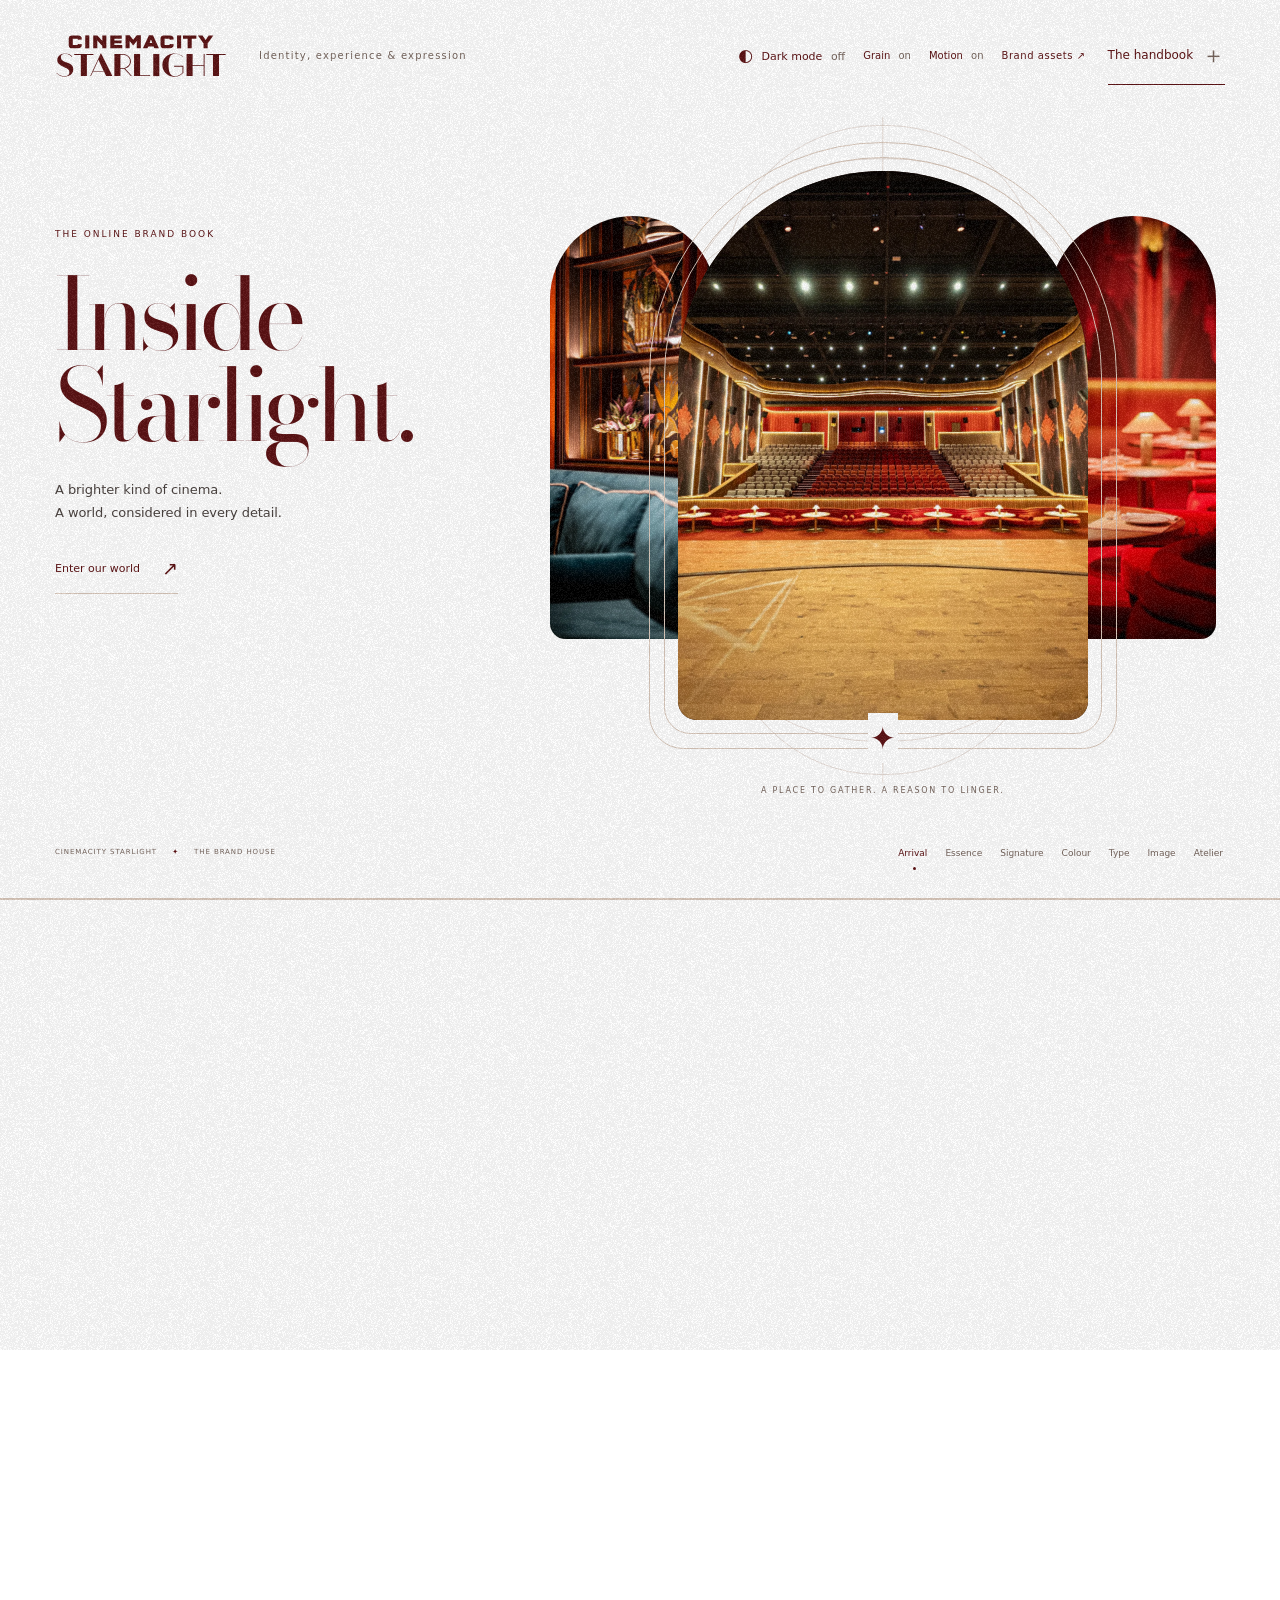
<file: index.html>
<!doctype html>
<html lang="en"><head><meta charset="utf-8"><meta name="viewport" content="width=device-width,initial-scale=1"><meta name="theme-color" content="#ffffff"><link rel="icon" href="assets/emblem.svg" type="image/svg+xml"><title>Cinemacity Starlight · The Brand House</title><meta name="description" content="The living brandbook of Cinemacity Starlight. Identity, experience and expression."><script src="theme.js"></script><link rel="preload" href="assets/BodoniModa96pt-Regular.ttf" as="font" type="font/ttf" crossorigin><link rel="stylesheet" href="scrollcraft.css"><link rel="stylesheet" href="style.css"><link rel="stylesheet" href="visuals.css"><link rel="stylesheet" href="grain.css"><link rel="stylesheet" href="atelier.css"><link rel="stylesheet" href="brand-assets.css"></head>
<body>
<a class="skip" href="handbook.html">Read the online handbook</a>
<div class="brand-pattern" aria-hidden="true"></div><div class="grain" aria-hidden="true"></div>
<header><a href="#arrival" class="brand" aria-label="Cinemacity Starlight home"><img data-theme-logo data-light-src="assets/wordmark.svg" data-dark-src="assets/wordmark-gold.svg" src="assets/wordmark.svg" alt="Cinemacity Starlight" width="172" height="48"></a><p class="edition">Identity, experience & expression</p><div class="header-tools"><button id="theme-toggle" data-theme-toggle aria-pressed="false"><span class="theme-orbit" aria-hidden="true">◐</span> Dark mode <span data-theme-state>off</span></button><button id="grain-toggle" aria-pressed="true">Grain <span>on</span></button><button id="motion-toggle" aria-pressed="true">Motion <span>on</span></button><a class="asset-entry" href="assets.html">Brand assets ↗</a><button class="index-button" id="open-index">The handbook <span aria-hidden="true">＋</span></button></div></header>
<main id="journey" data-sc-mode="worldflight" data-sc-seam="0.25">
<div data-sc-world aria-hidden="true"><div data-sc-segment data-sc-w="1.8" data-sc-waypoint="Arrival"></div><div data-sc-segment data-sc-w="1.6" data-sc-waypoint="Essence"></div><div data-sc-segment data-sc-w="1.6" data-sc-waypoint="Signature"></div><div data-sc-segment data-sc-w="2.8" data-sc-waypoint="Colour"></div><div data-sc-segment data-sc-w="1.8" data-sc-waypoint="Type"></div><div data-sc-segment data-sc-w="1.8" data-sc-waypoint="Image"></div><div data-sc-segment data-sc-w="1.6" data-sc-waypoint="Atelier"></div></div>
<div class="world" id="world">
<svg class="orbital" id="orbital" viewBox="0 0 800 800" aria-hidden="true"><g fill="none" stroke="currentColor" stroke-width=".7"><rect x="150" y="50" width="500" height="700" rx="240"/><rect x="90" y="100" width="620" height="600" rx="290"/><rect x="210" y="10" width="380" height="780" rx="185"/><path d="M400 0v80M400 720v80M0 400h80M720 400h80"/></g><path d="M400 80q0 45 45 45-45 0-45 45 0-45-45-45 45 0 45-45" fill="currentColor"/></svg>
<div class="photo-panel left-panel" id="left-panel"><img src="assets/L-15.webp" width="1133" height="1700" alt="Warm wood detailing and teal upholstery in the Starlight lobby"></div>
<div class="photo-panel right-panel" id="right-panel"><img src="assets/C5-07.webp" width="1275" height="1700" alt="A table lamp and red upholstered seats in the theatre"></div>
<div class="proscenium" id="proscenium"><div class="frame-line outer"></div><div class="frame-line inner"></div><div class="theatre-window"><img id="theatre" src="assets/C5-01.webp" width="2200" height="1469" alt="The symmetrical auditorium at Cinemacity Starlight"></div><span class="frame-star" aria-hidden="true">✦</span><span class="image-caption">A PLACE TO GATHER. A REASON TO LINGER.</span></div>
<div class="essence-stage" id="essence-stage"><figure class="essence-wide"><img src="assets/L-20.webp" alt="Original Starlight ceiling and warm column lighting" width="1800" height="1202"><figcaption>Culture lives in the details.</figcaption></figure><figure class="essence-portrait"><img src="assets/L-07.webp" alt="Symmetrical shelves and curtains in the Starlight lobby" width="1200" height="1800"></figure><div class="values-strip"><span>Cultural literacy</span><span>Craftsmanship</span><span>Hospitality</span><span>Belonging</span></div></div>
<div class="identity-plate" id="identity-plate"><div class="clearspace"><span>0.5 H</span><img data-theme-logo data-light-src="assets/wordmark.svg" data-dark-src="assets/wordmark-gold.svg" src="assets/wordmark.svg" alt="Original Starlight wordmark" width="600" height="148"></div><div class="identity-rhythm" aria-hidden="true"></div><div class="signature-modes" aria-label="Original logo variant"><button data-logo-mode="burgundy" aria-pressed="true">Burgundy</button><button data-logo-mode="metallic" aria-pressed="false">Metallic</button></div><div class="emblem-row"><img src="assets/emblem.svg" alt="Burgundy emblem" width="60" height="100"><img src="assets/emblem-gold.svg" alt="Metallic emblem" width="60" height="100"></div></div>
<div class="colour-stage" id="colour-stage"><div class="swatch-set"><button data-colour="#5C1214" style="--swatch:#5C1214"><i><img src="assets/C5-03.webp" alt="" aria-hidden="true"></i><b>Burgundy</b><span>#5C1214</span></button><button data-colour="#FFE49F" style="--swatch:#FFE49F"><i><img src="assets/L-07.webp" alt="" aria-hidden="true"></i><b>Gold</b><span>#FFE49F</span></button><button data-colour="#221E1F" style="--swatch:#221E1F"><i><img src="assets/L-26.webp" alt="" aria-hidden="true"></i><b>Onyx</b><span>#221E1F</span></button><button data-colour="#35381E" style="--swatch:#35381E"><i><img src="assets/L-20.webp" alt="" aria-hidden="true"></i><b>Olive</b><span>#35381E</span></button></div><div class="colour-specimen"><span>One palette. Many possibilities.</span><strong id="colour-word">Starlight.</strong><small>SELECT A COLOUR TO COPY ITS HEX VALUE</small></div></div>
<div class="type-ribbon" id="type-ribbon" aria-hidden="true"><span>Aa</span><img src="assets/L-15.webp" alt="" width="1133" height="1700"></div><div class="type-stage" id="type-stage"><span class="tiny">BODONI MODA · REGULAR</span><label class="sr-only" for="type-input">Try the display typeface</label><textarea id="type-input" maxlength="65" spellcheck="false" rows="2">An evening,
well spent.</textarea><div class="type-tools"><label for="type-size">Size <output id="size-output">76</output></label><input id="type-size" type="range" min="38" max="100" value="76"><button id="reset-type">Reset</button></div><p>Type something. Let the words carry the feeling.</p></div>
<div class="gallery-stage" id="gallery-stage"><figure class="gallery-main"><img src="assets/L-01.webp" alt="Starlight lobby with original interior details" width="2200" height="1469"><figcaption>Space, light and the human point of view.</figcaption></figure><figure class="gallery-detail"><img src="assets/L-15.webp" alt="Detail of original Starlight décor" width="1133" height="1700"></figure><div class="gallery-selection" role="group" aria-label="Choose a Starlight photograph"><button data-photo="L-01" aria-pressed="true" aria-label="Lobby architecture"><img src="assets/L-01.webp" alt=""></button><button data-photo="C5-01" aria-pressed="false" aria-label="Auditorium symmetry"><img src="assets/C5-01.webp" alt=""></button><button data-photo="L-07" aria-pressed="false" aria-label="Shelves and curtains"><img src="assets/L-07.webp" alt=""></button><button data-photo="L-12" aria-pressed="false" aria-label="Curved stair details"><img src="assets/L-12.webp" alt=""></button><button data-photo="L-26" aria-pressed="false" aria-label="Art Deco details"><img src="assets/L-26.webp" alt=""></button><button data-photo="C5-03" aria-pressed="false" aria-label="Auditorium side view"><img src="assets/C5-03.webp" alt=""></button></div><div class="crop-controls" aria-label="Photo crop"><button data-crop="wide" aria-pressed="true">Landscape</button><button data-crop="portrait" aria-pressed="false">Portrait</button></div></div>
<div class="atelier-stage generated-atelier" id="atelier-stage">
<figure class="atelier-seal" aria-hidden="true"><span></span><img src="assets/emblem-gold.svg" alt=""></figure>
<figure class="popcorn-piece"><img class="generated-product" src="assets/atelier-popcorn-v1.webp" alt="Generated concept of burgundy cinema popcorn packaging with gold detailing" width="1024" height="1536"><img class="product-wordmark" src="assets/wordmark-gold.svg" alt="Cinemacity Starlight original metallic wordmark" width="253" height="65"></figure>
<figure class="stationery-piece"><img class="generated-product" src="assets/atelier-invitation-v1.webp" alt="Generated concept of a burgundy invitation envelope and ticket with gold foil detailing" width="1536" height="1024"><div class="ticket-identity"><img src="assets/wordmark-gold.svg" alt="Cinemacity Starlight"><p>An evening, well spent.</p></div></figure>
<div class="atelier-captions"><span>PACKAGING / CONCEPT</span><i aria-hidden="true">✦</i><span>INVITATION / CONCEPT</span></div>
</div>
</div>
<div class="narratives">
<section class="story active" data-story="0"><span class="tiny">THE ONLINE BRAND BOOK</span><h1>Inside <br> Starlight.</h1><p>A brighter kind of cinema. <br> A world, considered in every detail.</p><button class="text-link" data-go="1">Enter our world <span>↗</span></button></section>
<section class="story" data-story="1" inert><span class="tiny">CULTURE. CONNECTION. HOSPITALITY.</span><h2>More than <br> a moment.</h2><p>An entertainment and cultural house where film, music, performance, dining and hospitality come together.</p><p class="secondary">Cultural literacy. Craftsmanship. <br> Hospitality. Belonging.</p><button class="text-link" data-guide="2">The essence & the voice <span>＋</span></button></section>
<section class="story" data-story="2" inert><h2>A signature, <br> unmistakably <br> ours.</h2><p>The wordmark leads. The emblem adds a quieter, recognisable detail. Always use the original artwork.</p><div class="inline-actions"><button class="text-link" data-guide="5">Logo guidelines <span>＋</span></button><a class="text-link" href="assets/wordmark.svg" download>Get the SVG <span>↗</span></a></div></section>
<section class="story" data-story="3" inert><h2>Depth. <br> Warmth. <br> Light.</h2><p>Burgundy anchors the identity. Gold brings light. Onyx and Olive add depth, used with restraint.</p><button class="text-link" data-guide="9">Colour & graphic language <span>＋</span></button></section>
<section class="story" data-story="4" inert><h2>The voice, <br> on the page.</h2><p>Fine serifs give the headlines expression. A quiet sans serif keeps information clear.</p><p class="secondary">One dominant headline. <br> A calm reading rhythm.</p><button class="text-link" data-guide="10">Typography & hierarchy <span>＋</span></button></section>
<section class="story" data-story="5" inert><h2>The atmosphere <br> is real.</h2><p>Preserve geometry. Let composition and light guide attention. Show texture, craft and quiet gestures of care.</p><button class="text-link" data-guide="13">Image & composition <span>＋</span></button></section>
<section class="story" data-story="6" inert><span class="tiny">THE BRAND, IN USE</span><h2>Every detail, <br> considered.</h2><p>A consistent signature, from the first invitation to the last impression.</p><div class="inline-actions"><button class="text-link" data-guide="15">Open the applications <span>＋</span></button><a class="text-link" href="assets.html">Brand assets <span>↗</span></a></div><small class="concept-note">Applications are design concepts.</small></section>
</div>
<div data-sc-spacer aria-hidden="true"></div>
</main>
<footer class="journey-footer"><span class="footer-label">CINEMACITY STARLIGHT <i>✦</i> THE BRAND HOUSE</span><nav class="route" aria-label="Journey locations"><button data-go="0" aria-current="true">Arrival</button><button data-go="1">Essence</button><button data-go="2">Signature</button><button data-go="3">Colour</button><button data-go="4">Type</button><button data-go="5">Image</button><button data-go="6">Atelier</button></nav><span id="location">Arrival</span></footer>
<div class="timeline" aria-hidden="true"><i id="timeline-fill"></i></div><div id="toast" role="status" aria-live="polite"></div>
<dialog id="handbook"><div class="grain" aria-hidden="true"></div><div class="book-heading"><span>THE STARLIGHT HANDBOOK</span><button class="book-theme" data-theme-toggle aria-pressed="false">Dark mode <span data-theme-state>off</span></button><button id="close-book" aria-label="Close handbook">Close ✕</button></div><div class="book-layout"><nav id="book-index" aria-label="Handbook contents"></nav><article id="book-article"></article></div></dialog>
<noscript><div class="no-script">Read <a href="handbook.html">the online brand handbook</a> or <a href="assets.html">get the essential SVG assets</a>.</div></noscript>
<script src="scrollcraft.js"></script><script src="guide.js"></script><script src="app.js"></script></body></html>
</file>
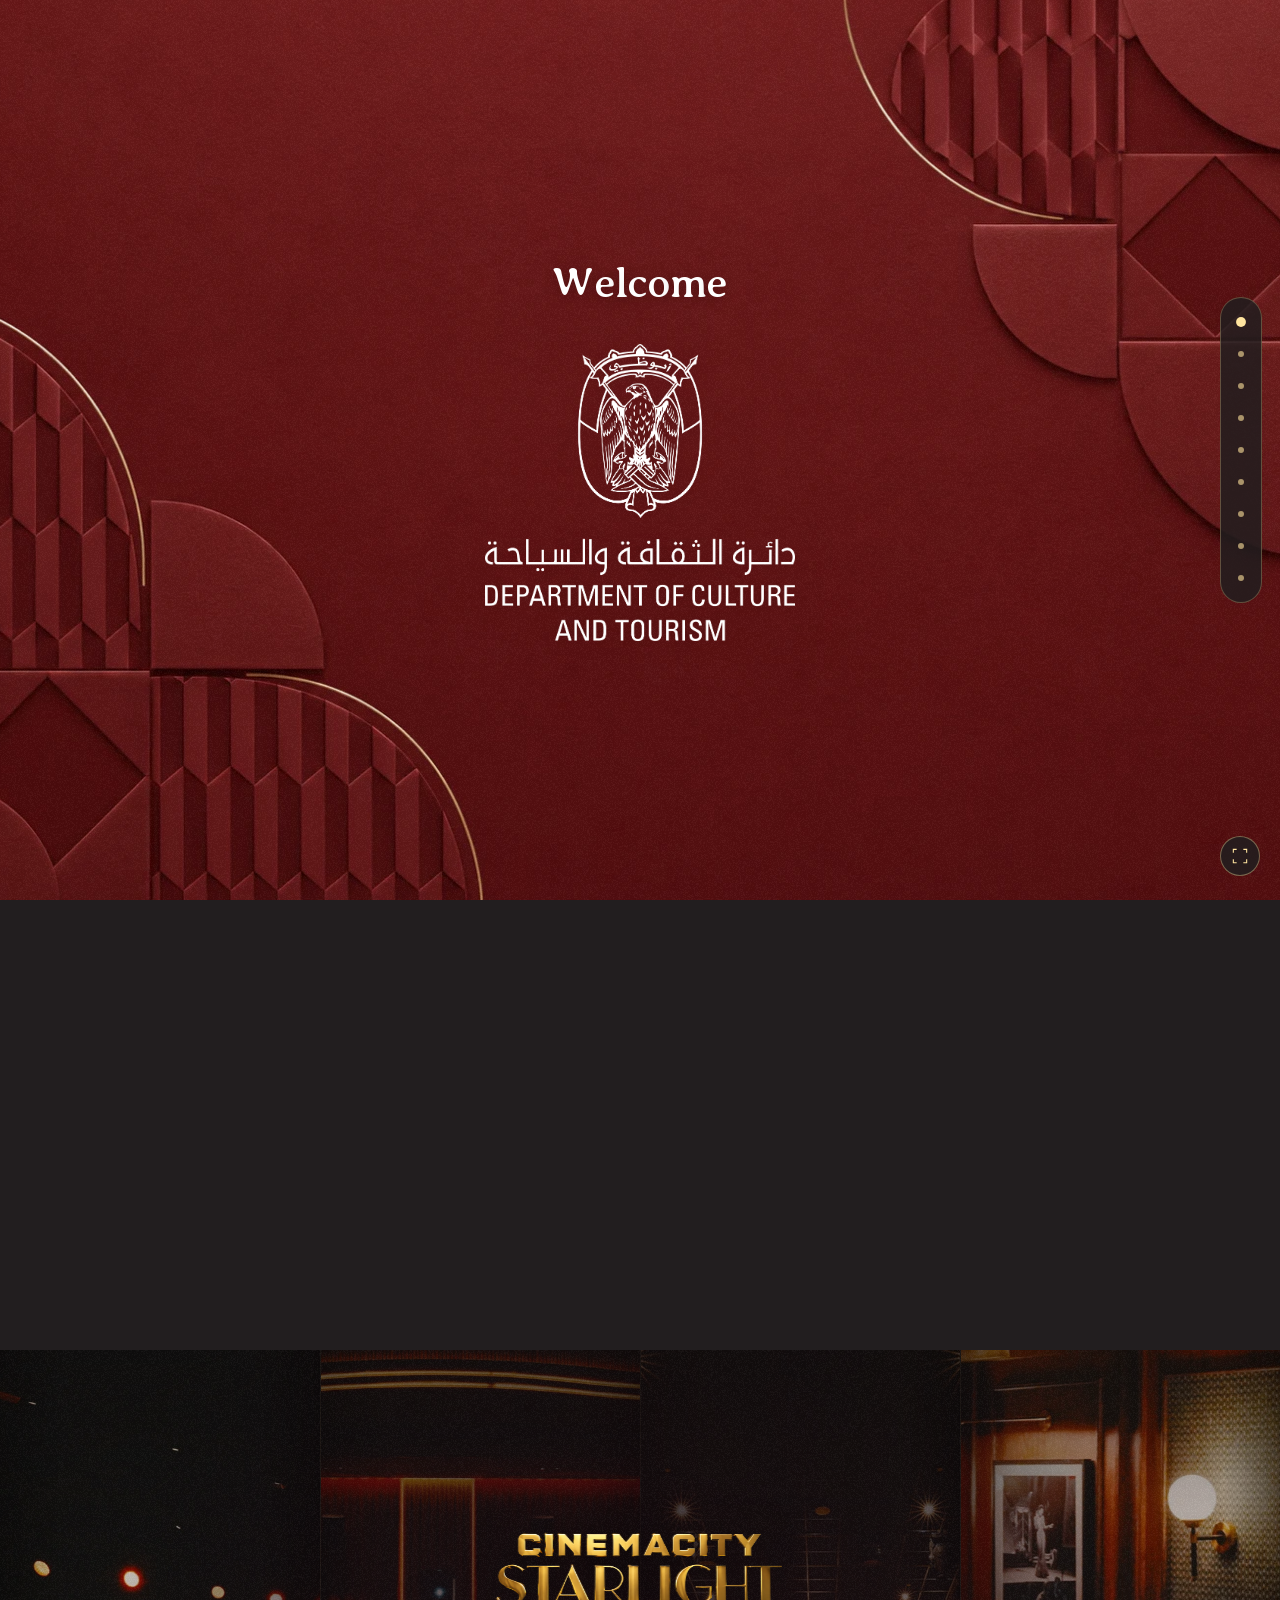
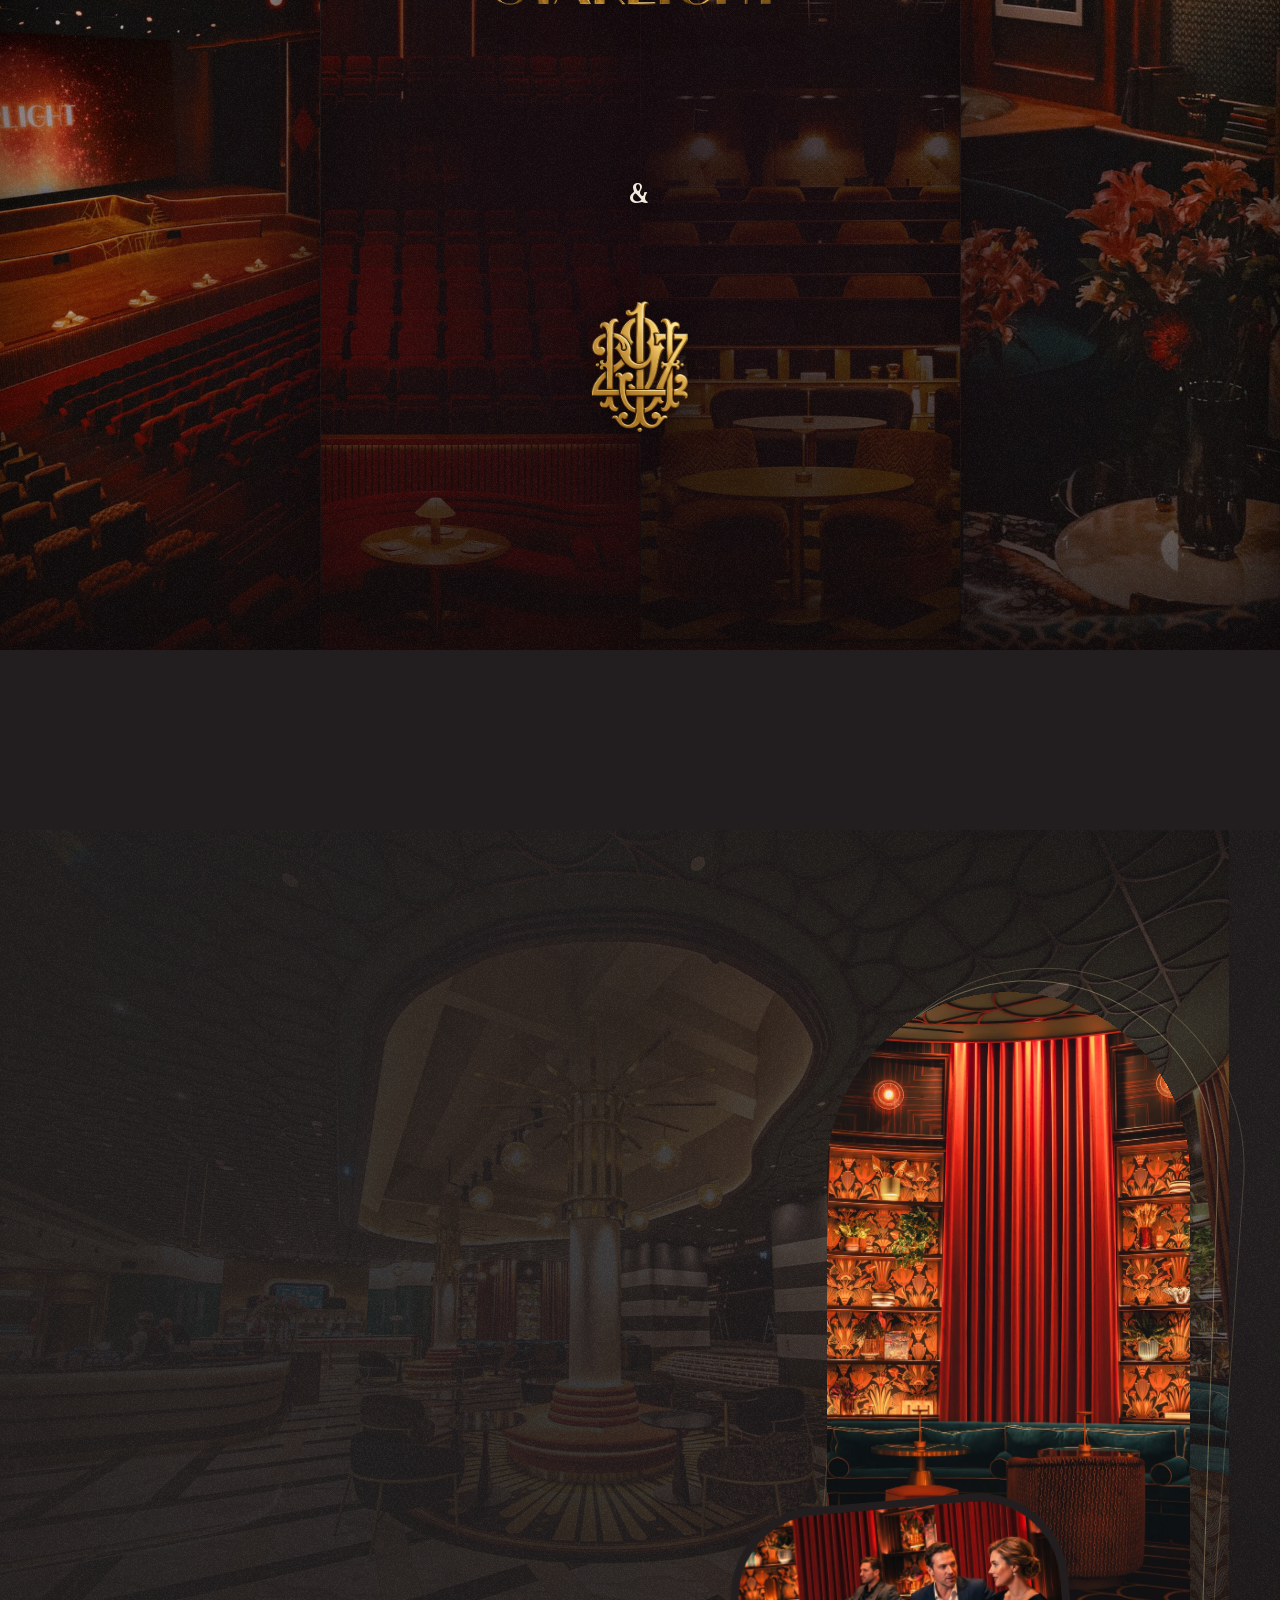
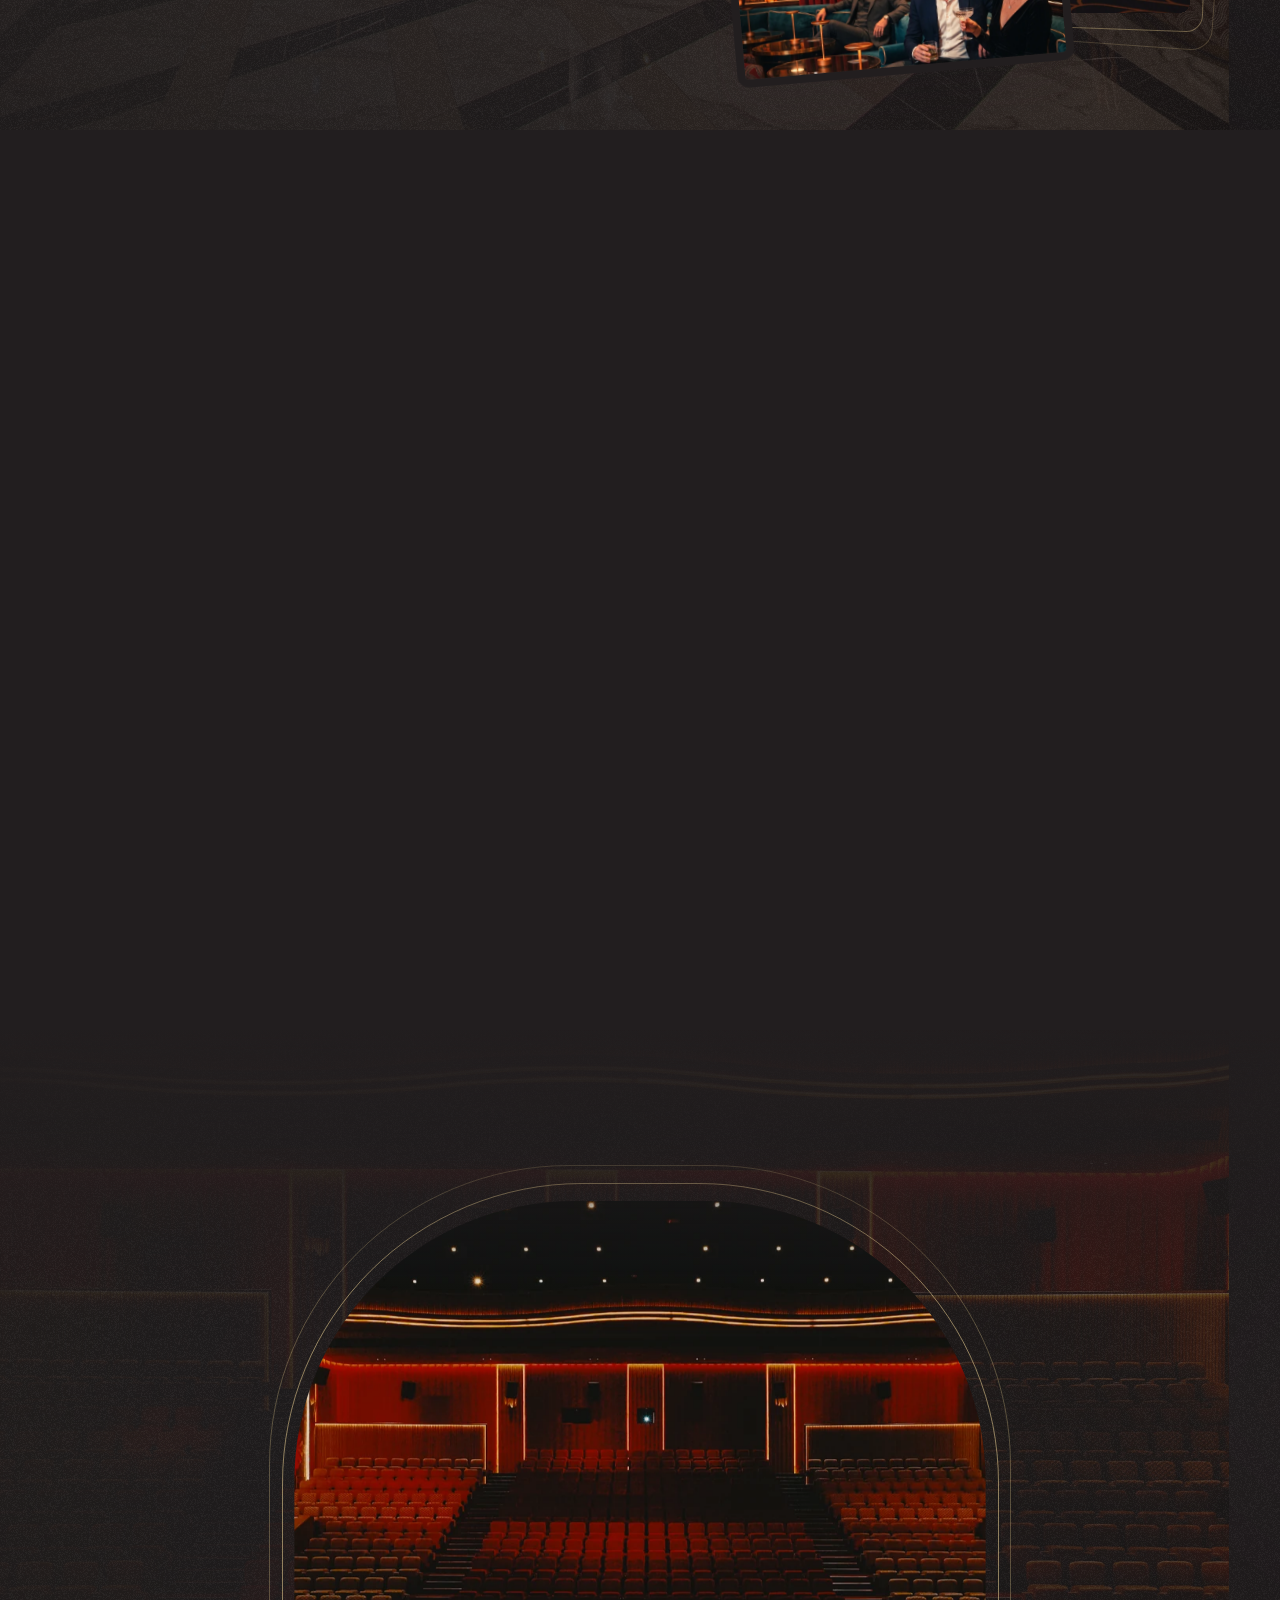
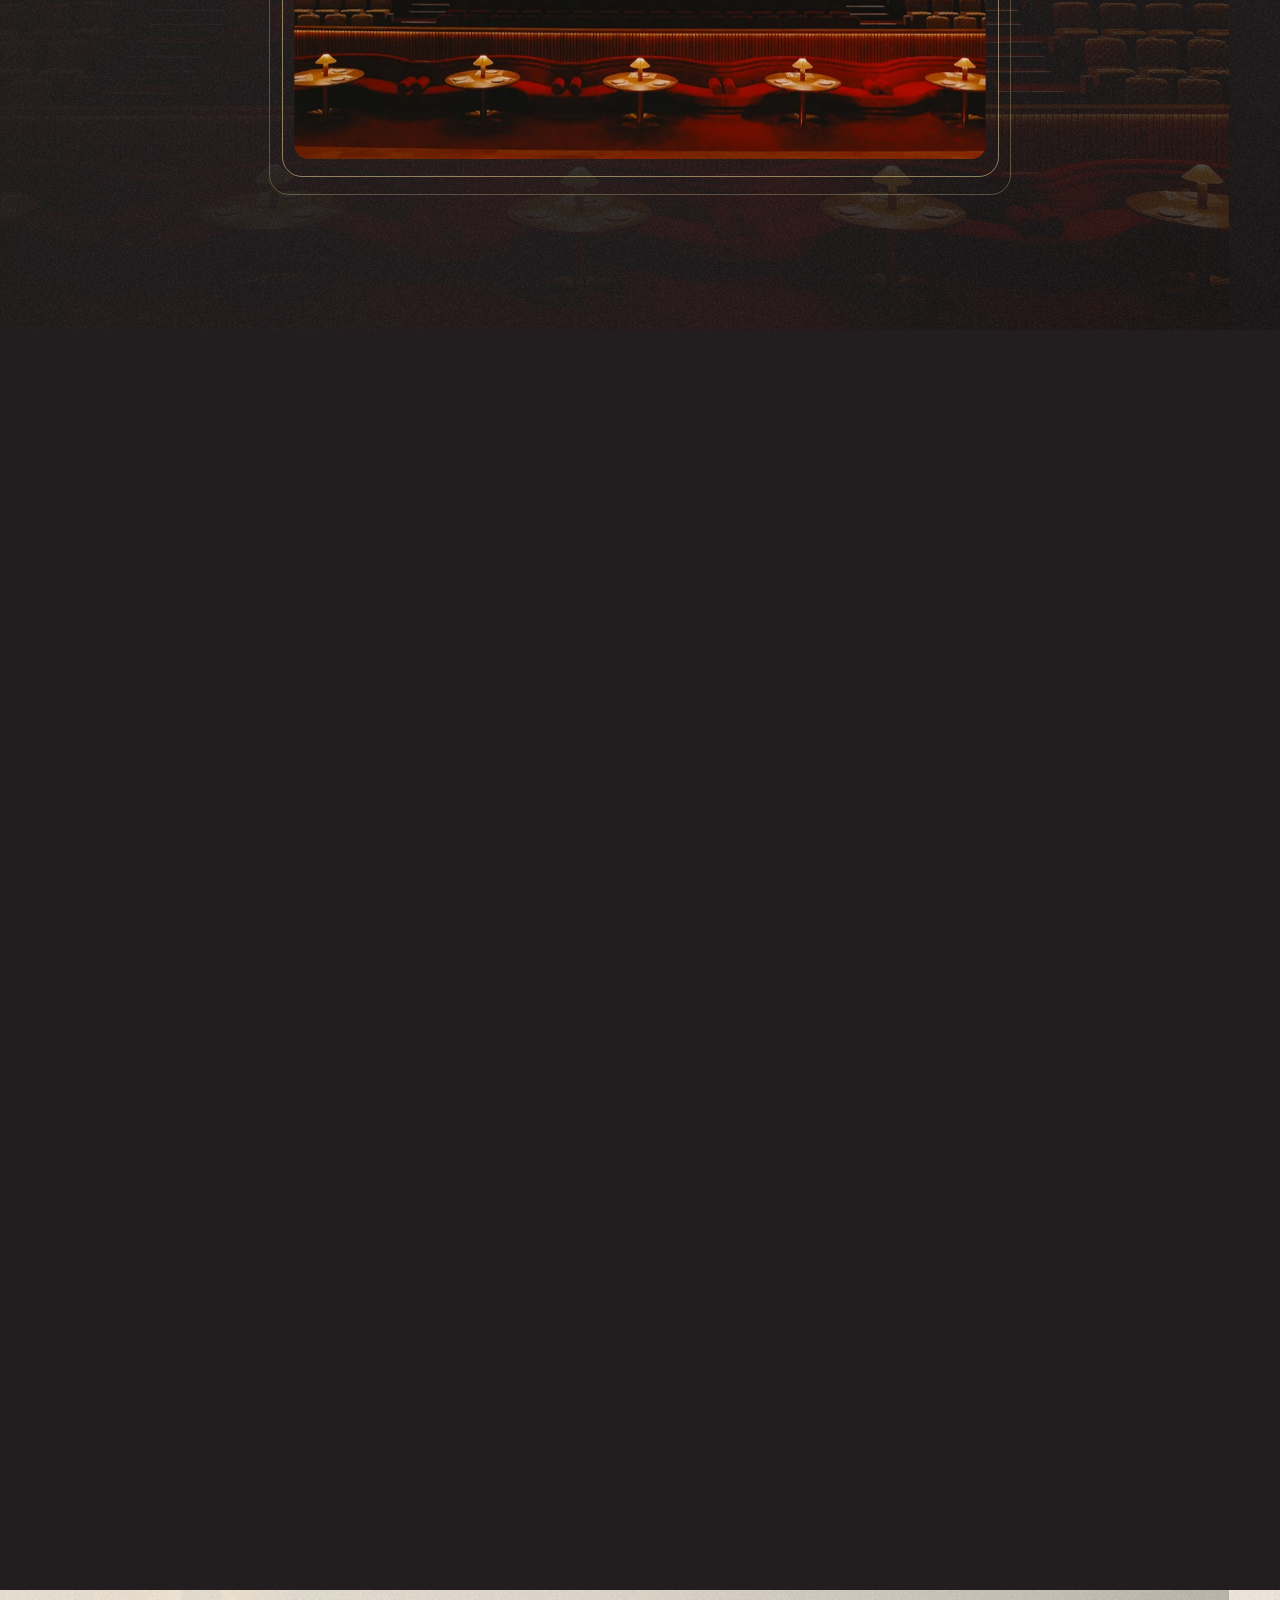
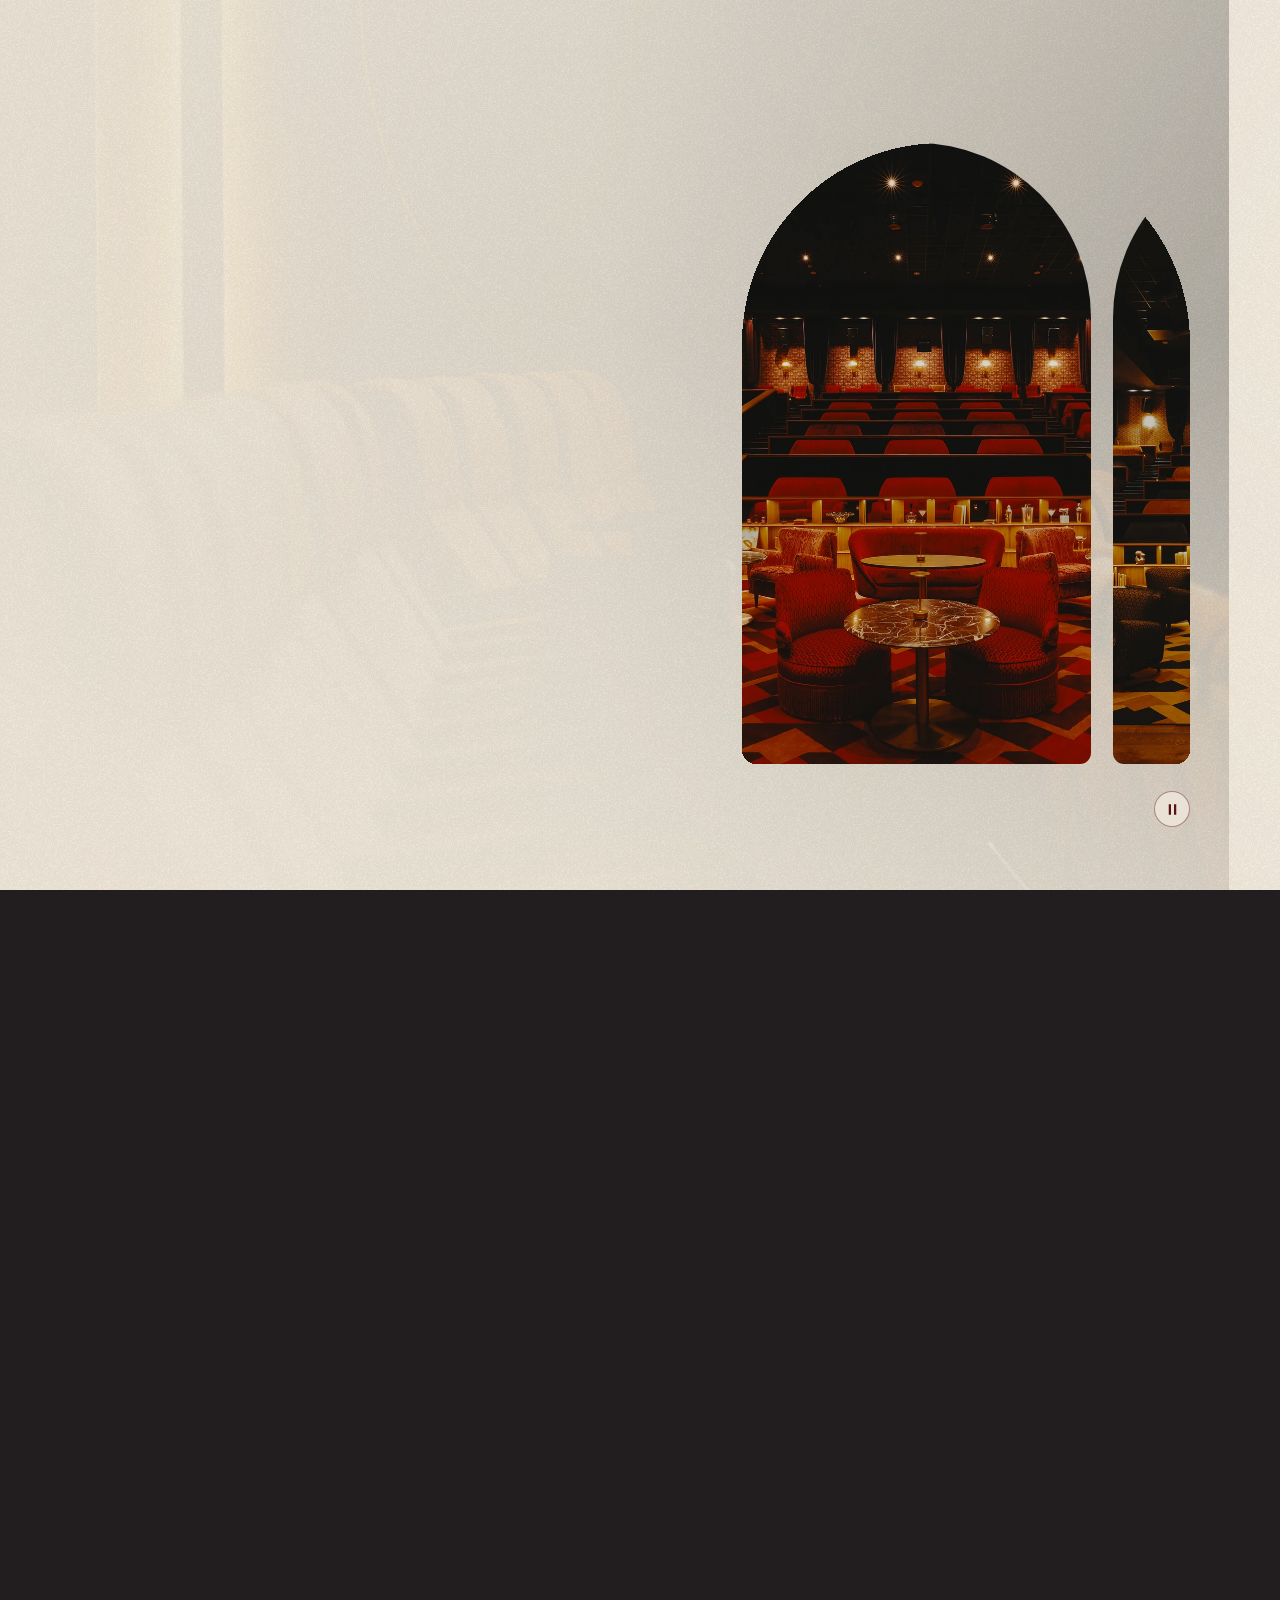
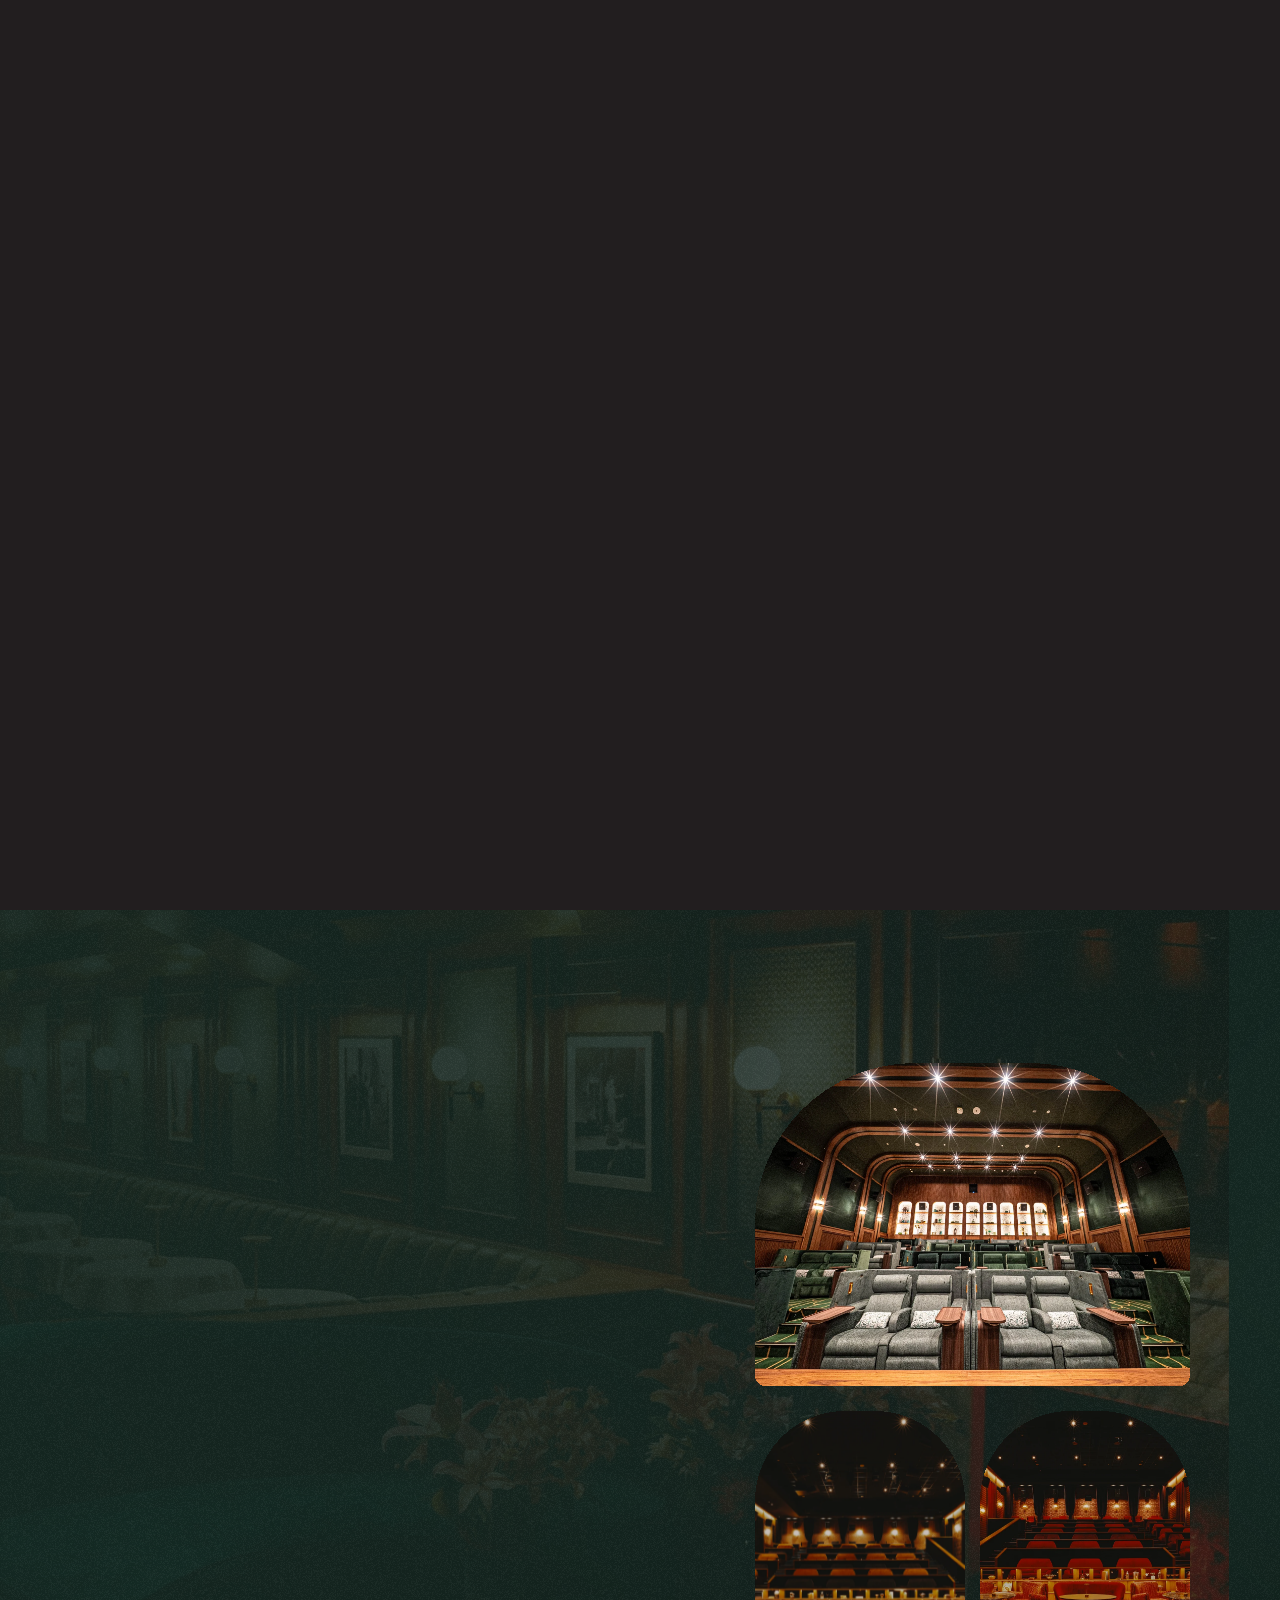
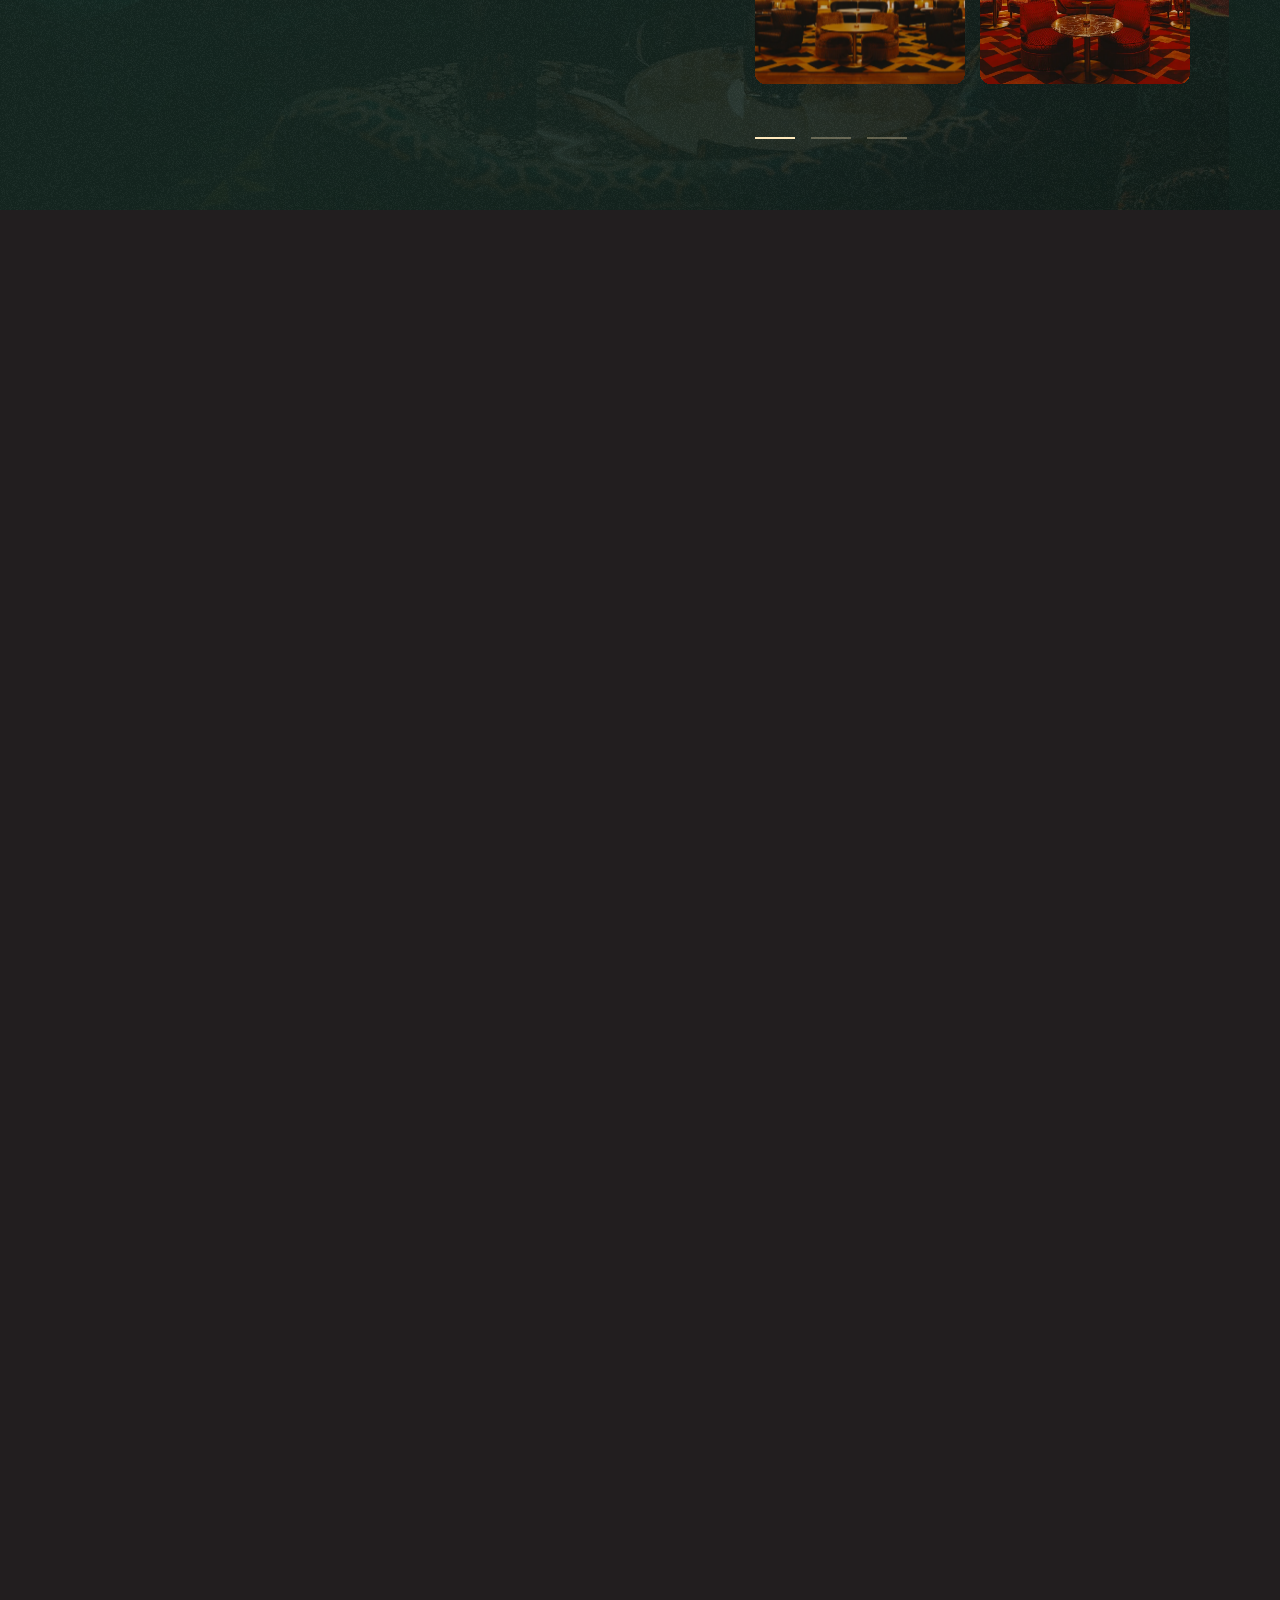
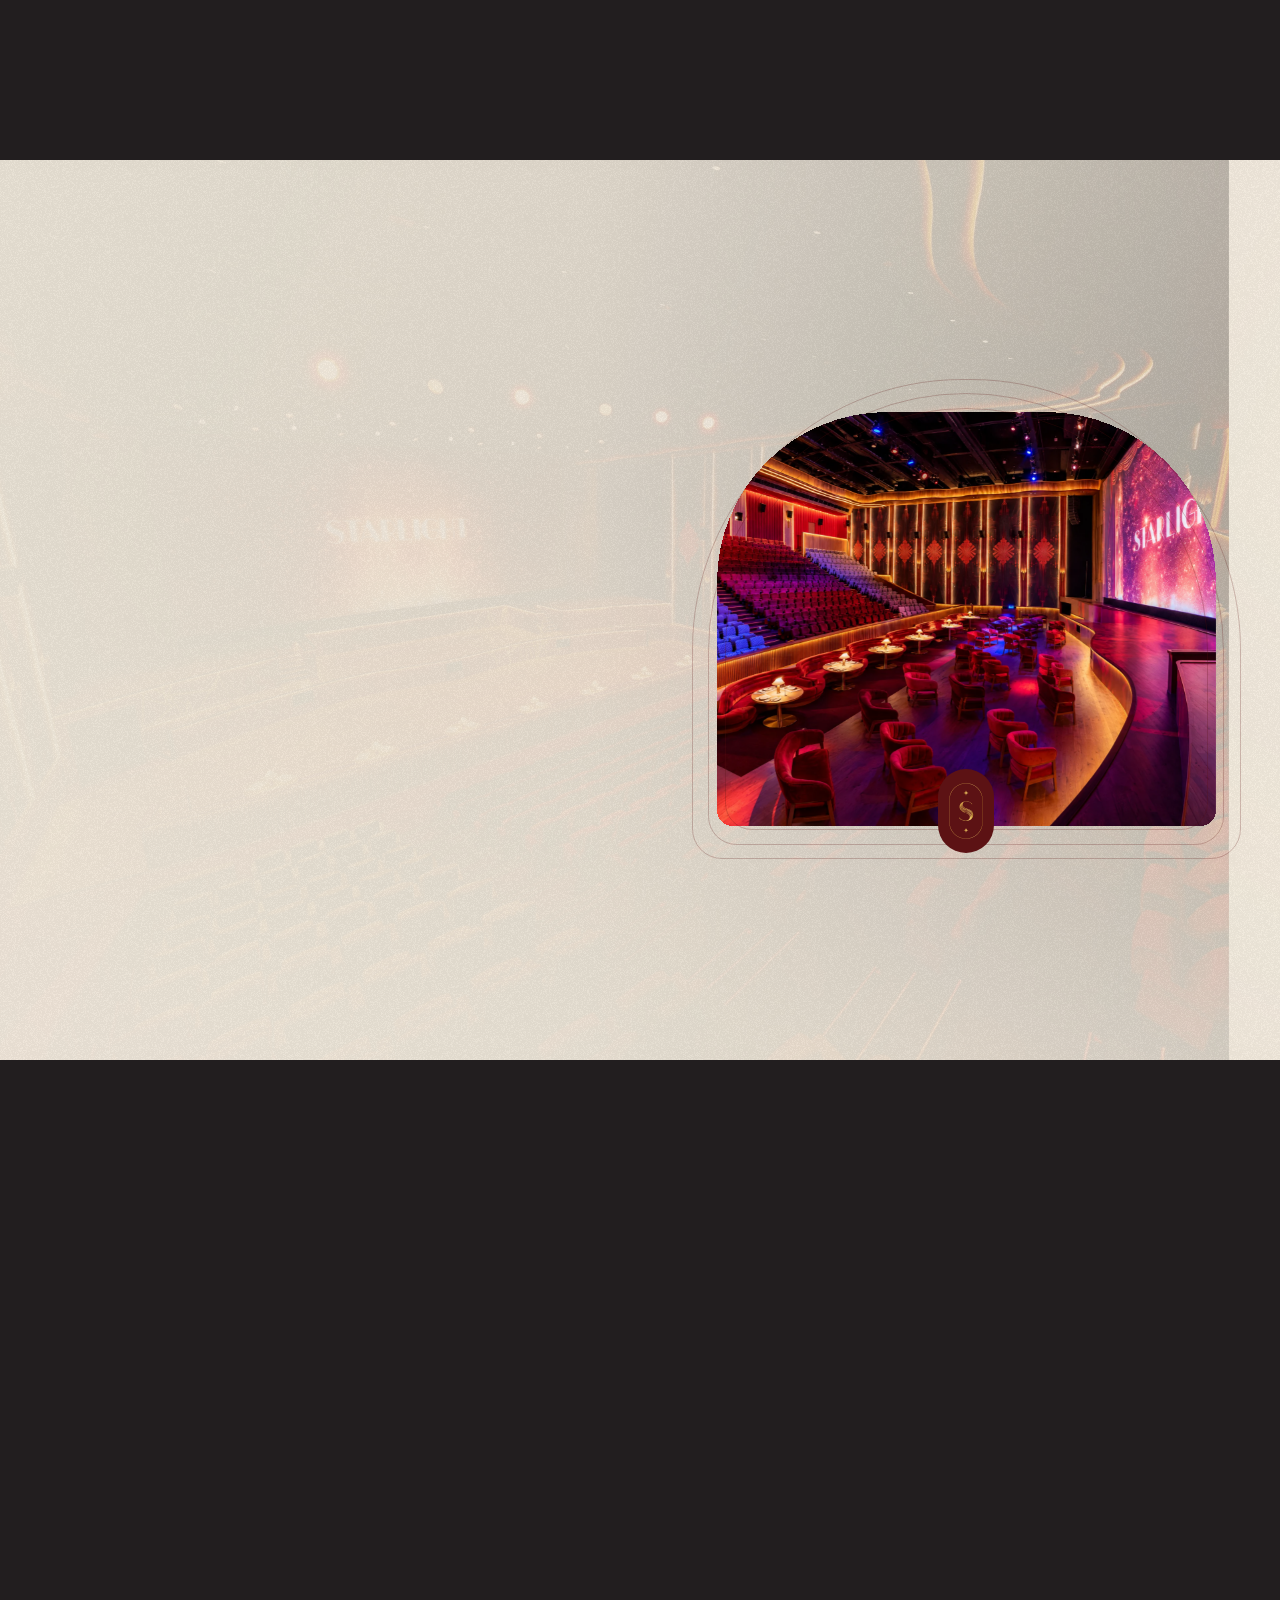
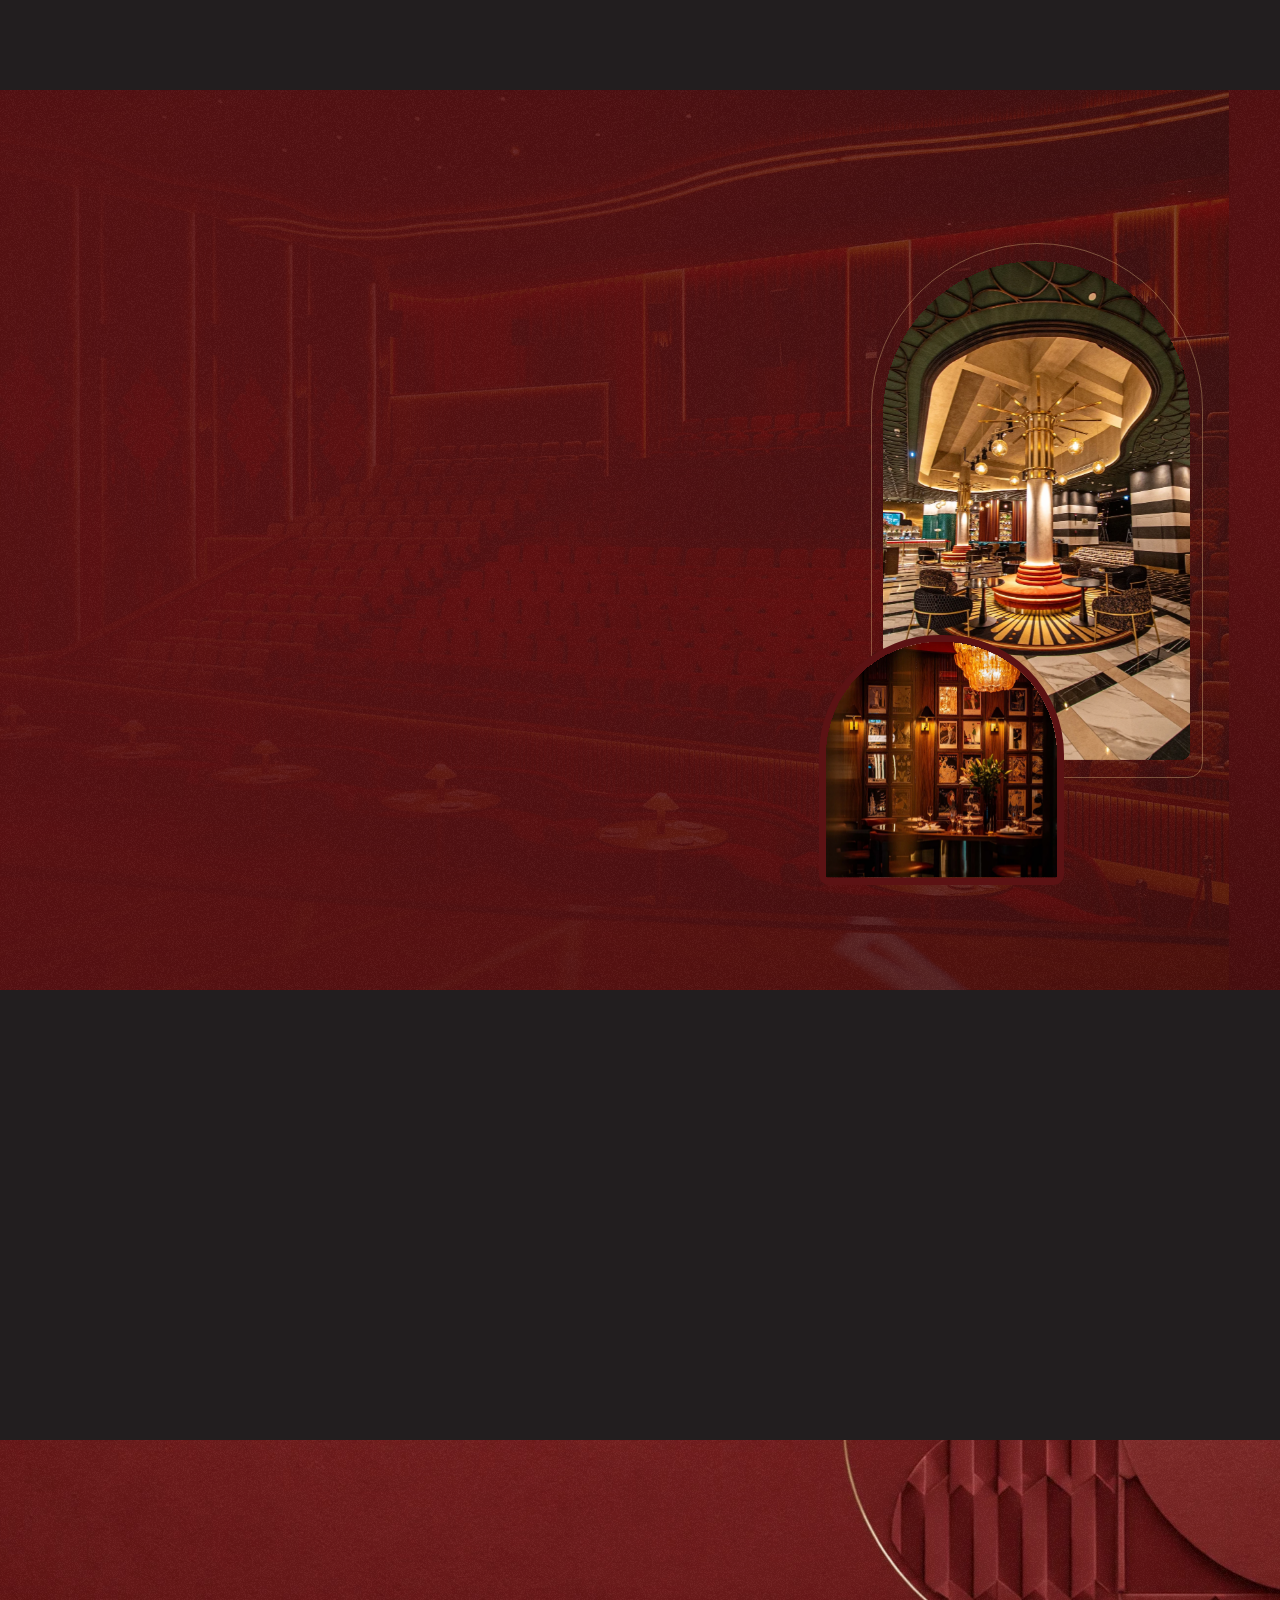
<file: presentation/index.html>
<!doctype html>
<html lang="en">
<head>
  <meta charset="utf-8"><meta name="viewport" content="width=device-width, initial-scale=1">
  <meta name="theme-color" content="#5c1214">
  <title>Cinemacity Starlight &amp; 1927</title>
  <link rel="icon" href="assets/emblem-gold.svg" type="image/svg+xml">
  <link rel="preload" href="assets/opening-starlight.webp" as="image">
  <link rel="preload" href="assets/AveriaSerifLibre-Regular.ttf" as="font" type="font/ttf" crossorigin>
  <link rel="stylesheet" href="scrollcraft.css"><link rel="stylesheet" href="style.css"><link rel="stylesheet" href="brandbook-motion.css"><link rel="stylesheet" href="full-deck.css">
  <link rel="stylesheet" href="opening-titles.css"><link rel="stylesheet" href="cover-stack.css"><link rel="stylesheet" href="full-copy.css"><link rel="stylesheet" href="cover-columns.css">
  <script src="scrollcraft.js" defer></script><script src="opening-titles.js" defer></script><script src="app.js?v=26" defer></script>
<link rel="stylesheet" href="scene-backgrounds.css">
<link rel="stylesheet" href="screening-loop.css"><script src="screening-loop.js" defer></script>
<link rel="stylesheet" href="bookends.css"><link rel="stylesheet" href="presenter-motion.css?v=26">
</head>
<body>
  <nav class="chapter-nav" aria-label="Presentation sections">
    <a href="#welcome" aria-label="Welcome" aria-current="true"><span></span></a>
    <a href="#cover" aria-label="Cinemacity Starlight &amp; 1927"><span></span></a>
    <a href="#starlight" aria-label="Cinemacity Starlight"><span></span></a>
    <a href="#theatre" aria-label="The Starlight Theatre"><span></span></a>
    <a href="#screening" aria-label="The Screening Rooms"><span></span></a>
    <a href="#nineteen" aria-label="1927"><span></span></a>
    <a href="#craft" aria-label="Craft and Technical Specification"><span></span></a>
    <a href="#hosting" aria-label="Hosting With Us"><span></span></a>
  <a href="#thank-you" aria-label="Thank You"><span></span></a></nav>
  <button class="fullscreen" aria-label="Enter fullscreen" title="Full screen"><svg viewBox="0 0 24 24" aria-hidden="true"><path d="M8 4H4v4M16 4h4v4M4 16v4h4M20 16v4h-4"/></svg></button>
  <main id="presentation"><section id="welcome" class="folio bookend welcome" data-sc-act="pin" data-sc-span="2.5" data-arrival=".20" aria-labelledby="welcome-title"><div class="sc-stage" data-sc-stage><div class="sheet bookend-sheet"><div class="bookend-art" aria-hidden="true"><img src="assets/dct-bookend-background.webp" alt="" decoding="async"></div><div class="cover-grain" aria-hidden="true"></div><div class="bookend-lockup"><h2 id="welcome-title" data-copy>Welcome</h2><img class="dct-welcome-logo" src="assets/dct-logo-white.webp" alt="Department of Culture and Tourism — Abu Dhabi" width="1634" height="1562"></div></div></div></section><section id="cover" class="folio cover" data-sc-act="pin" data-sc-span="2.2" aria-labelledby="cover-title">
      <div class="sc-stage" data-sc-stage>
        <div class="sheet cover-sheet">
          <div class="cover-backdrop" aria-hidden="true">
            <figure class="cover-column"><img src="assets/opening-theatre-angle.webp" alt="" width="7008" height="4672" fetchpriority="high"></figure>
            <figure class="cover-column"><img src="assets/opening-theatre-front.webp" alt="" width="7008" height="4672"></figure>
            <figure class="cover-column"><img src="assets/opening-auditorium.webp" alt="" width="5460" height="3071"></figure>
            <figure class="cover-column"><img src="assets/opening-lounge.webp" alt="" width="6993" height="3934"></figure>
          </div>
          <div class="cover-scrim" aria-hidden="true"></div><div class="cover-grain" aria-hidden="true"></div>
          <div class="cover-lockup">
            <h1 id="cover-title" class="cover-accessible-title" data-copy>Cinemacity Starlight &amp; 1927</h1>
            <img class="cover-logo-starlight" src="assets/opening-starlight.webp" alt="Cinemacity Starlight" width="2048" height="682">
            <div class="cover-tagline" data-opening-title><span data-copy>Where Cinema Meets The Stage</span> <span data-copy>Stories Shared Moments Lived.</span></div>
            <div class="cover-amp" data-copy>&amp;</div>
            <img class="cover-logo-1927" src="assets/opening-1927.webp" alt="1927" width="971" height="1619">
            <div class="cover-house-copy" data-opening-title><p data-copy>1927 is a private member's house</p> <p data-copy>devoted to FILM, MUSIC and the ART of gathering.</p></div>
          </div>
        </div>
      </div>
    </section><section id="starlight" class="folio starlight" data-sc-act="pin" data-sc-span="3" data-arrival=".68" aria-labelledby="starlight-title"><div class="sc-stage" data-sc-stage><div class="sheet starlight-sheet"><div class="scene-backdrop" aria-hidden="true"><img src="assets/lobby.webp" alt="" decoding="async"></div><div class="editorial-copy"><h2 id="starlight-title" data-copy>Cinemacity Starlight</h2><ul class="presentation-bullets "><li class="slide-lead" data-copy>The golden age of cinema, reimagined</li><li data-copy>Interiors drawn from the 1920s, the <strong data-highlight>golden age of cinema</strong></li><li data-copy><strong data-highlight>Six screens</strong> in total, each with its own identity and colour palette</li><li data-copy><strong data-highlight>Screen 5 is the Starlight Theatre</strong>, the heart of the venue</li><li data-copy>Lobby reception for 200 standing, opening onto the Starlight kitchen</li><li data-copy><strong data-highlight>Italian and Mexican menu, signed by open wood-fired pizzas</strong></li><li data-copy>The same recipe as our Graffiti restaurant at Al Qana</li></ul></div><div class="photo-composition"><div class="photo-outline" aria-hidden="true"></div><div class="photo-outline-second" aria-hidden="true"></div><figure class="tall-photo"><img src="assets/starlight-lobby-81.webp" alt="Starlight lobby with curved teal seating, red fluted walls, patterned shelves and small brass tables."></figure><figure class="small-theatre"><img src="assets/starlight-lounge-99656.webp" alt="Three adults seated in a lounge with teal sofas, red wall panels and brass table lamps."></figure></div></div></div></section><section id="theatre" class="folio theatre" data-sc-act="pin" data-sc-span="3.4" data-arrival=".68" aria-labelledby="theatre-title"><div class="sc-stage" data-sc-stage><div class="sheet theatre-sheet"><div class="scene-backdrop" aria-hidden="true"><img src="assets/opening-theatre-front.webp" alt="" decoding="async"></div><div class="theatre-frame theatre-frame-outer" aria-hidden="true"></div><div class="theatre-frame theatre-frame-inner" aria-hidden="true"></div><figure class="theatre-photo"><img src="assets/theatre-cs23.webp" alt="The Starlight Theatre in warm amber light, with an open wooden front floor."></figure><div class="theatre-top-shade" aria-hidden="true"></div><h2 id="theatre-title" data-copy>The Starlight Theatre</h2><div class="theatre-facts"><ul class="presentation-bullets "><li data-copy>Around <strong data-highlight>500 seated,</strong> with a modular section for dining</li><li data-copy><strong data-highlight>Full stage for live performance</strong>: 10–20 performers</li><li data-copy>Best suited to stand-up comedy, live bands, and small-company opera and ballet</li><li data-copy><strong data-highlight>Artist rooms</strong> below the stage: several rooms and private facilities</li><li data-copy>Conference, ceremony and premiere formats on request</li></ul></div></div></div></section><section id="screening" class="folio screening" data-sc-act="pin" data-sc-span="3.8" data-arrival=".23" aria-labelledby="screening-title"><div class="sc-stage" data-sc-stage><div class="sheet screening-sheet"><div class="scene-backdrop" aria-hidden="true"><img src="assets/cinema4.webp" alt="" decoding="async"></div><div class="screening-copy"><h2 id="screening-title" data-copy>The Screening Rooms</h2><ul class="presentation-bullets "><li class="slide-lead" data-copy>Five further screens, five distinct identities</li><li data-copy><strong data-highlight>Cinemas 1–4 and 6: 79–145 seats each,</strong> depending on the screen</li><li data-copy><strong data-highlight>VIP</strong>: <strong data-highlight>electric</strong> full <strong data-highlight>recliners, call-button service, pillows and blankets</strong></li><li data-copy><strong data-highlight>Club</strong>: electric semi-recliners, in-seat ordering</li><li data-copy><strong data-highlight>Deluxe</strong>: semi-recliners, in-seat ordering</li><li data-copy>Dining served in-seat across every tier</li></ul></div><div class="screening-gallery" tabindex="0" role="region" aria-label="Screening room photographs"><div class="screening-rail"><div class="screening-loop-group"><figure><img src="assets/screening-v14-cabaret.webp" alt="Red auditorium, stepped sofas, front lounge seating and tables, geometric floor." width="5384" height="3028" decoding="async"></figure><figure><img src="assets/screening-v14-guild.webp" alt="Amber auditorium, stepped sofas and front lounge chairs with tables." width="5460" height="3071" decoding="async"></figure><figure><img src="assets/screening-v14-vault-wide.webp" alt="Wide view of dark green recliners, timber ribs and illuminated patterned shelving." width="4000" height="2668" decoding="async"></figure><figure><img src="assets/screening-v14-vault-detail.webp" alt="Portrait view of green recliner and side table, timber walls and sconces; another angle of the same Vault room, not an additional room." width="2668" height="4000" decoding="async"></figure><figure><img src="assets/screening-v14-cinema3.webp" alt="Blue-grey seats, botanical-pattern cushions, timber tray tables and glowing wall frames." width="4672" height="7008" decoding="async"></figure><figure><img src="assets/screening-v14-cinema2.webp" alt="Red reclining seats, arched wall detail and circular wall light." width="5240" height="7856" decoding="async"></figure><figure><img src="assets/screening-v14-cinema1.webp" alt="Dark teal seating with timber trays and gold arched wall panels." width="4672" height="7008" decoding="async"></figure><figure><img src="assets/screening-v14-cinema4.webp" alt="Ochre seats below circular wall motifs and amber vertical lighting." width="4672" height="7008" decoding="async"></figure></div></div></div><button class="screening-pause" type="button" aria-label="Pause image carousel" aria-pressed="false"><svg viewBox="0 0 20 20" aria-hidden="true"><path class="pause-shape" d="M5 3h3v14H5zM12 3h3v14h-3z"/><path class="play-shape" d="M6 3l11 7-11 7z"/></svg></button><div class="gallery-track" aria-hidden="true"><i></i></div></div></div></section><section id="nineteen" class="folio nineteen" data-sc-act="pin" data-sc-span="5.5" data-arrival=".23" aria-labelledby="nineteen-title"><div class="sc-stage" data-sc-stage><div class="sheet nineteen-sheet"><div class="scene-backdrop" aria-hidden="true"><img src="assets/opening-lounge.webp" alt="" decoding="async"></div><div class="nineteen-copy"><h2 id="nineteen-title" data-copy>1927</h2><ul class="presentation-bullets "><li class="slide-lead" data-copy>Open to the public now. A private members&#x27; house from 2027</li><li data-copy><strong data-highlight>Three screens</strong>: The <strong data-highlight>Vault, 34 fully reclining seats</strong></li><li data-copy><strong data-highlight>The Guild and The Cabaret, 88 couch seats</strong> each</li><li data-copy><strong data-highlight>Restaurant and lounge</strong>: <strong data-highlight>80 seated</strong> · 120 standing · <strong data-highlight>stage</strong> for 3–4 performers</li><li data-copy>Second <strong data-highlight>kitchen: Italian and Parisian</strong>, more elevated; menus across bar, restaurant and in-screen dining</li><li data-copy><strong data-highlight>The Stateroom</strong>: <strong data-highlight>private table for 12,</strong> for board meetings and panel discussions</li></ul></div><div class="club-visuals"><div class="club-beat club-screens" data-club-beat="0"><div class="club-rooms"><figure class="vault-card"><img src="assets/vault.webp" alt="The Vault."></figure><div class="paired-rooms"><figure class=""><img src="assets/screening-v14-guild.webp" alt="The Guild."></figure><figure class=""><img src="assets/cabaret.webp" alt="The Cabaret."></figure></div></div></div><div class="club-beat club-dining" data-club-beat="1"><figure class="lounge-photo"><img src="assets/lounge.webp" alt="1927 restaurant and lounge."></figure><div class="lounge-frame" aria-hidden="true"></div></div><div class="club-beat club-private" data-club-beat="2"><figure class="private-photo"><img src="assets/stateroom.webp" alt="The Stateroom dining table, chandelier and poster wall."></figure></div></div><div class="club-route" role="group" aria-label="1927 spaces"><button data-club-go="0" aria-label="Three screens" aria-pressed="true"></button><button data-club-go="1" aria-label="Restaurant and lounge" aria-pressed="false"></button><button data-club-go="2" aria-label="The Stateroom" aria-pressed="false"></button></div></div></div></section><section id="craft" class="folio craft" data-sc-act="pin" data-sc-span="2.7" data-arrival=".68" aria-labelledby="craft-title"><div class="sc-stage" data-sc-stage><div class="sheet craft-sheet"><div class="scene-backdrop" aria-hidden="true"><img src="assets/opening-theatre-angle.webp" alt="" decoding="async"></div><div class="craft-copy"><h2 id="craft-title" data-copy>Craft and Technical Specification</h2><ul class="presentation-bullets technical-list"><li class="slide-lead" data-copy>Projection, sound and stage, produced in-house</li><li data-copy><strong data-highlight>Dolby Atmos surround</strong> at Starlight; 1927 Atmos installation in progress</li><li data-copy><strong data-highlight>Digital laser projection</strong></li><li data-copy><strong data-highlight>Resolume live visual system</strong> driving the main screen</li><li data-copy>Custom screen artwork and <strong data-highlight>professional AV team in-house</strong></li><li data-copy>Music licensing held and managed in-house</li></ul></div><div class="craft-photo"><figure class=""><img src="assets/craft-starlight2.webp" alt="Starlight auditorium with an illuminated screen, stage, rows of seating and red lounge chairs on the front floor."></figure><div class="craft-lines" aria-hidden="true"><i></i><i></i><i></i></div><img class="craft-emblem" src="assets/emblem-gold.svg" alt=""></div></div></div></section><section id="hosting" class="folio hosting" data-sc-act="pin" data-sc-span="2.5" data-arrival=".68" aria-labelledby="hosting-title"><div class="sc-stage" data-sc-stage><div class="sheet hosting-sheet"><div class="scene-backdrop" aria-hidden="true"><img src="assets/hosting-cs21.webp" alt="" decoding="async"></div><div class="hosting-copy"><h2 id="hosting-title" data-copy>Hosting With Us</h2><ul class="presentation-bullets contacts"><li class="slide-lead" data-copy>One House, many occasions</li><li data-copy><strong data-highlight>Premieres, comedy, music, opera, ballet, ceremonies and corporate</strong> programming</li><li data-copy>Included: dedicated event planner, full private use, branded décor, <strong data-highlight>bespoke in-house catering</strong></li><li data-copy><strong data-highlight>Single-screen hire or full-venue buyout</strong> at both venues · <strong data-highlight>Alcohol licensing available</strong></li><li data-copy><a href="tel:+971565337573"><strong data-highlight>Saleh Atassi, General Manager · +971 56 533 7573</strong></a></li><li data-copy><a href="tel:+971563645054"><strong data-highlight>Ramzy Shara, Events Coordinator · +971 56 364 5054</strong></a></li><li data-copy><strong data-highlight><a href="https://cinemacity.ae" target="_blank" rel="noopener">cinemacity.ae</a> · <a href="https://1927.ae" target="_blank" rel="noopener">1927.ae</a></strong></li></ul></div><div class="hosting-photos"><figure class="hosting-lobby"><img src="assets/lobby.webp" alt="Starlight lobby and reception."></figure><figure class="hosting-private"><img src="assets/stateroom.webp" alt="The Stateroom dining area."></figure><div class="hosting-line" aria-hidden="true"></div></div></div></div></section><section id="thank-you" class="folio bookend thank-you" data-sc-act="pin" data-sc-span="1.8" data-arrival=".20" aria-labelledby="thank-you-title"><div class="sc-stage" data-sc-stage><div class="sheet bookend-sheet"><div class="bookend-art" aria-hidden="true"><img src="assets/dct-bookend-background.webp" alt="" decoding="async"></div><div class="cover-grain" aria-hidden="true"></div><div class="bookend-lockup"><h2 id="thank-you-title" data-copy>Thank You</h2></div></div></div></section></main></body></html>
</file>
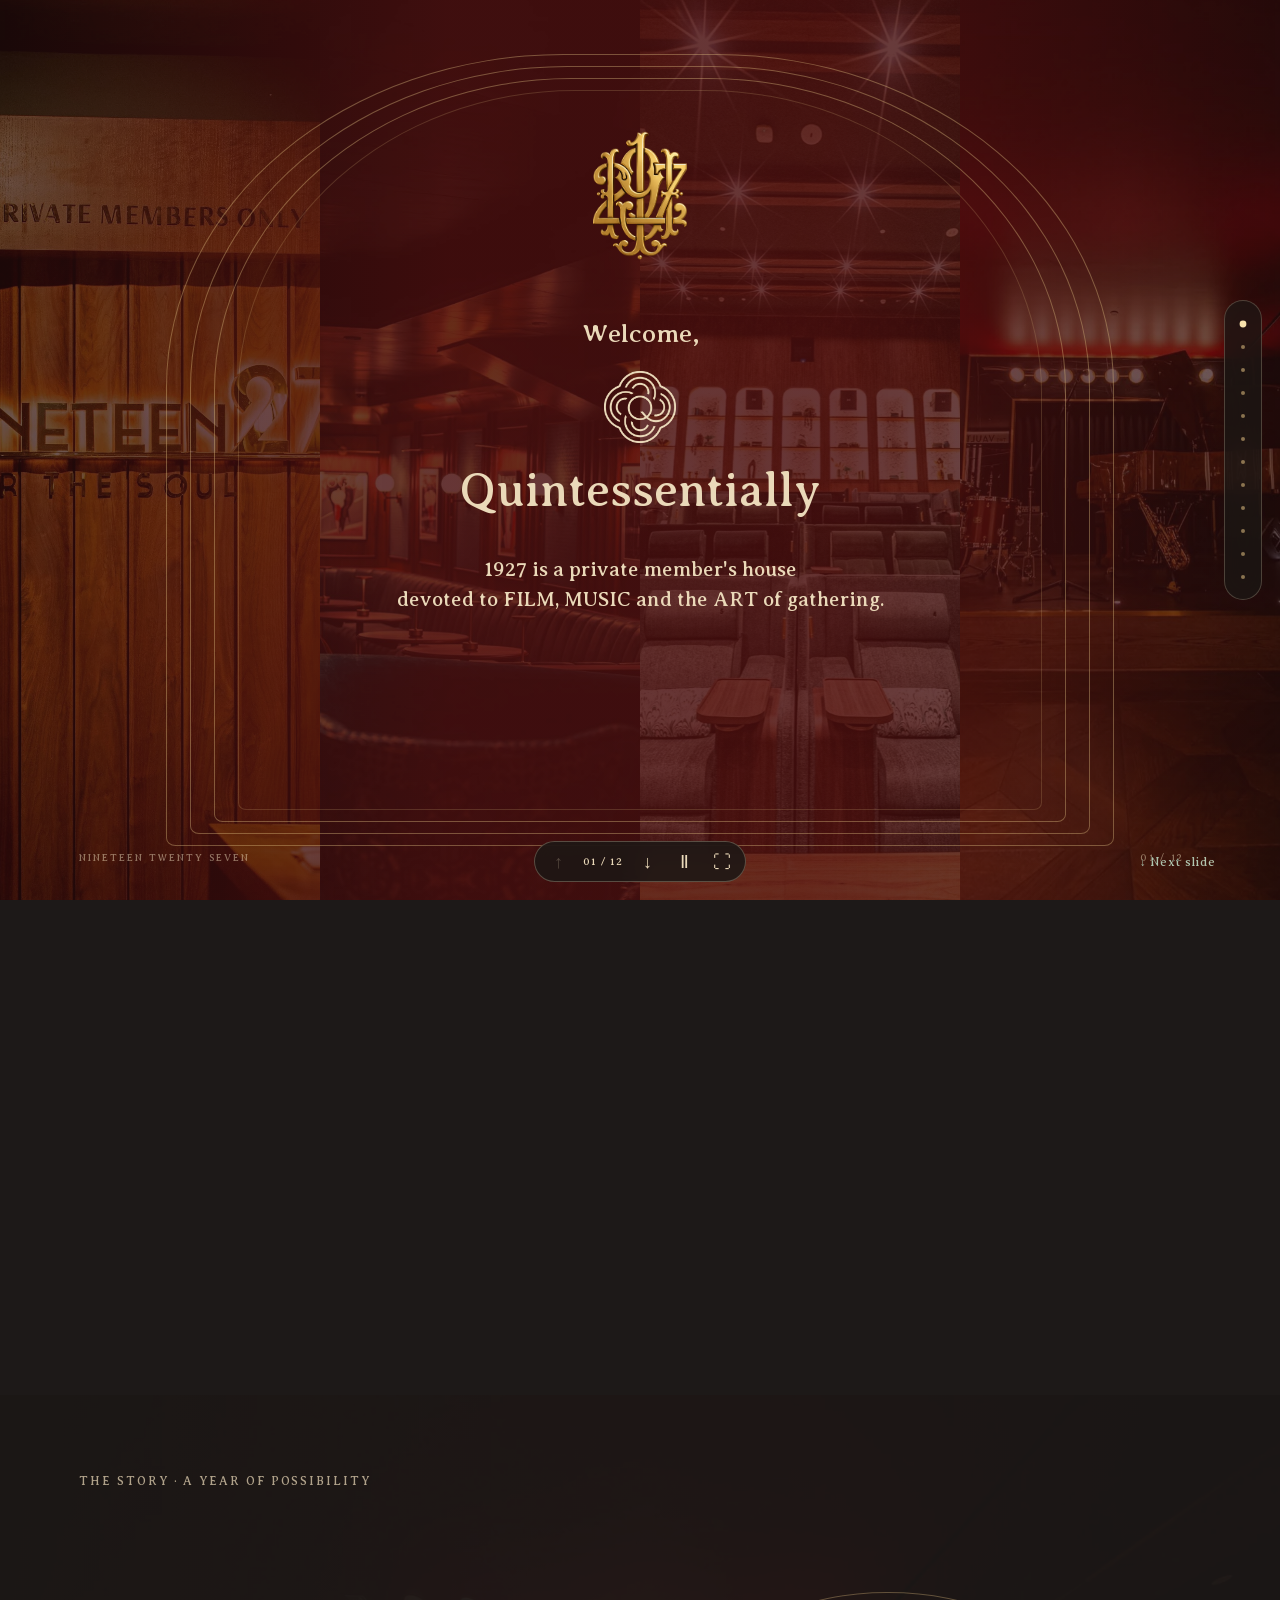
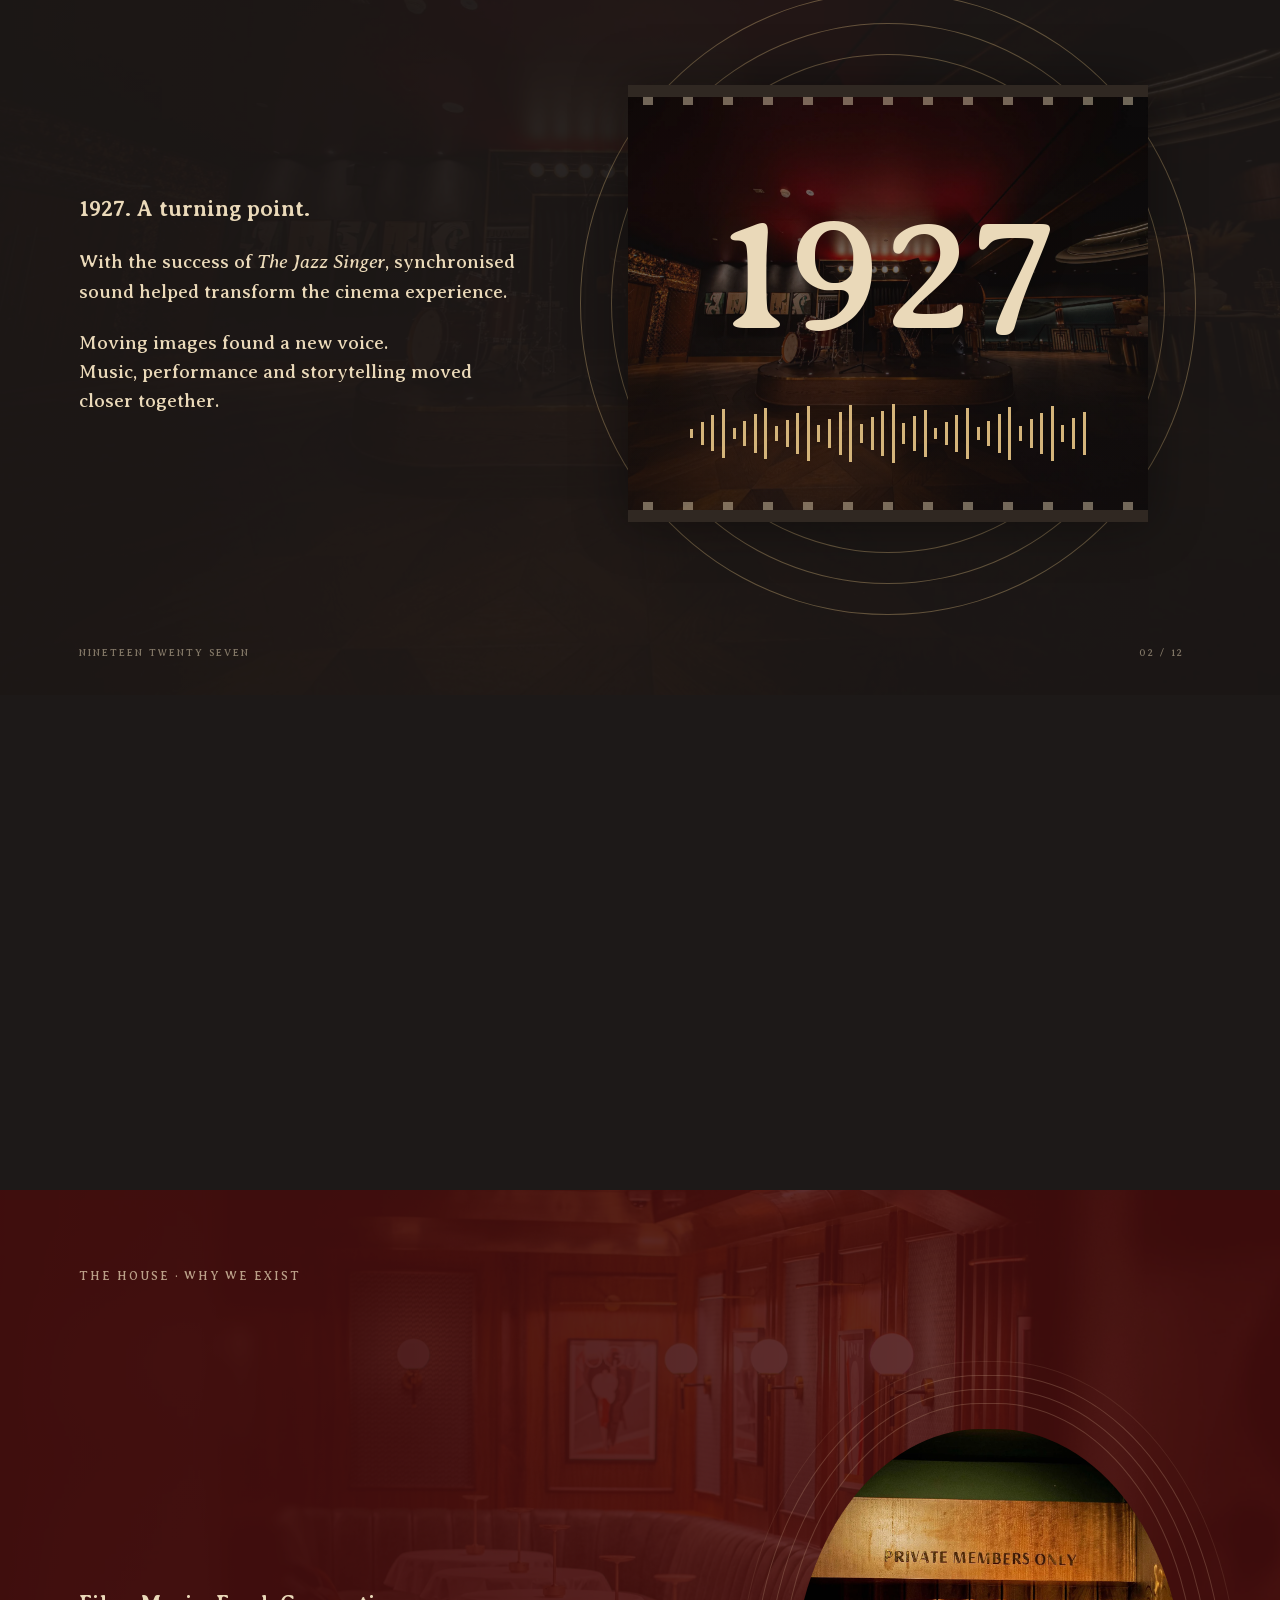
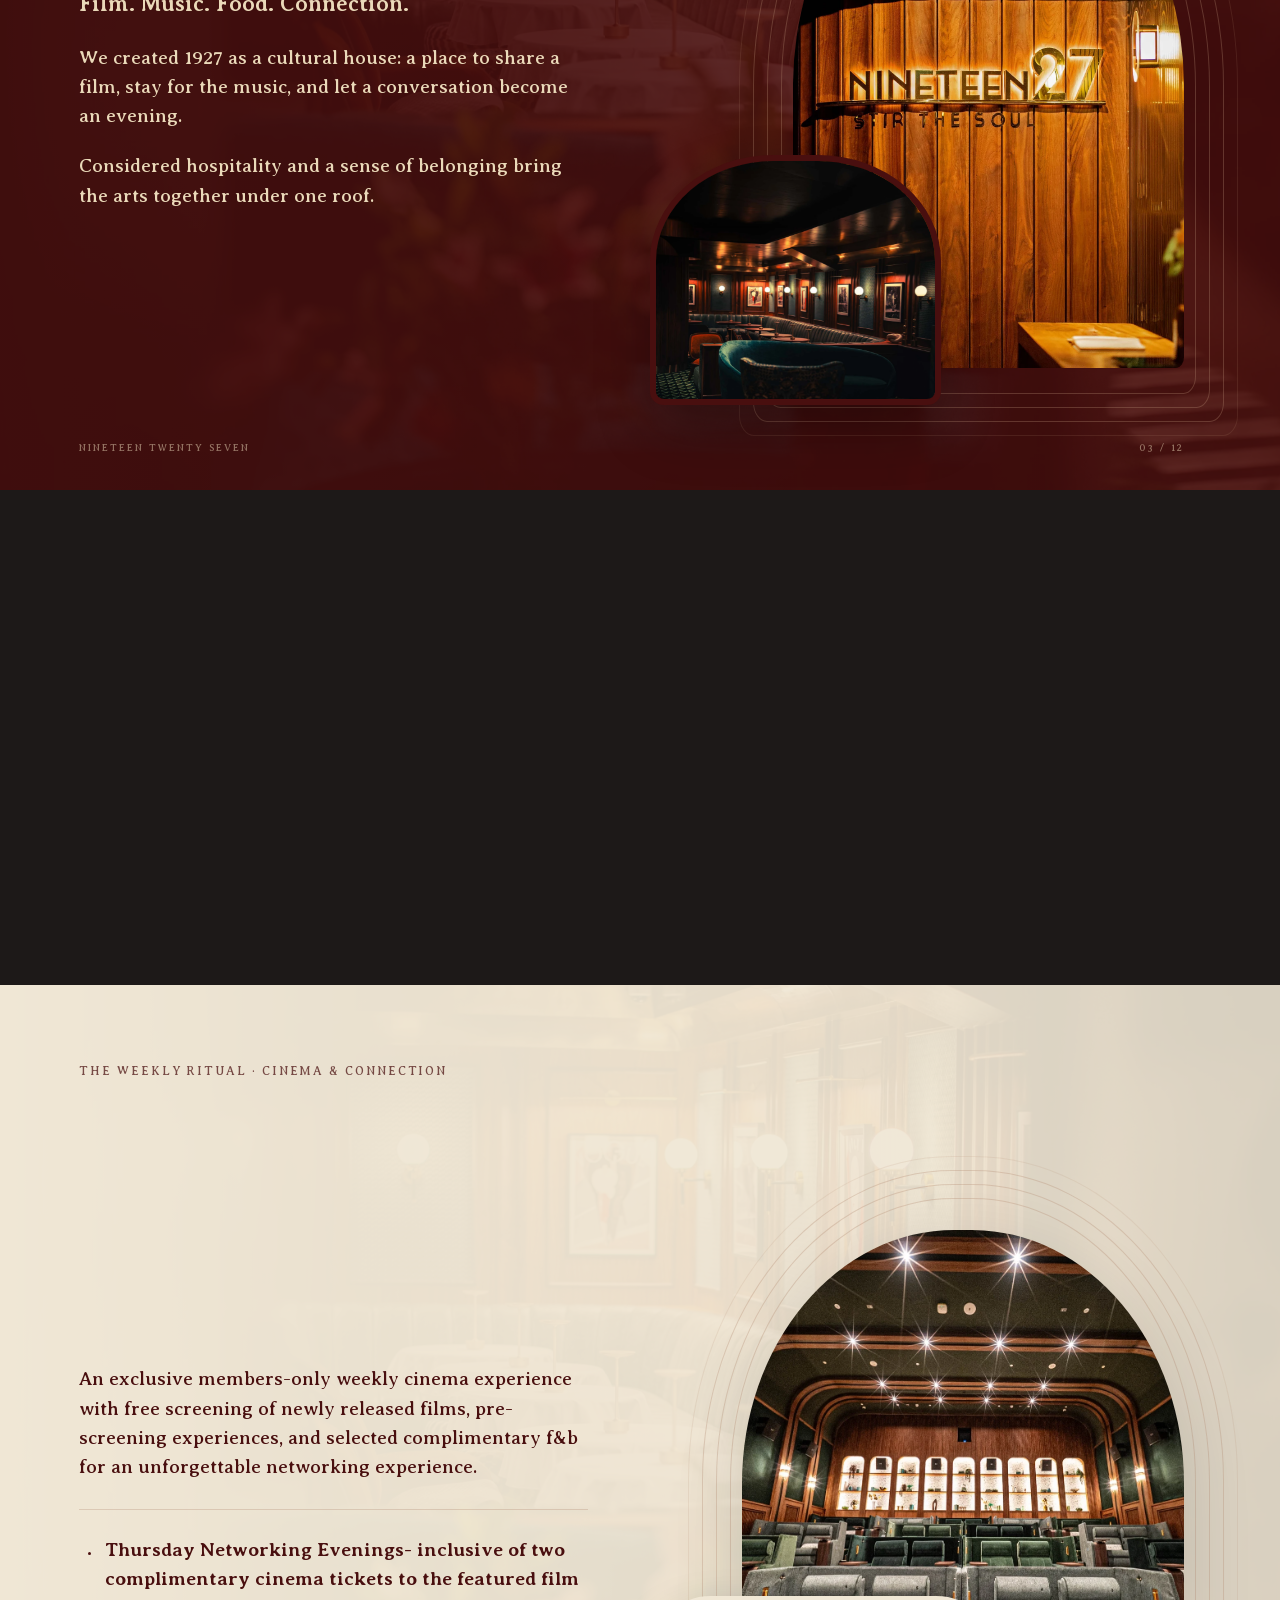
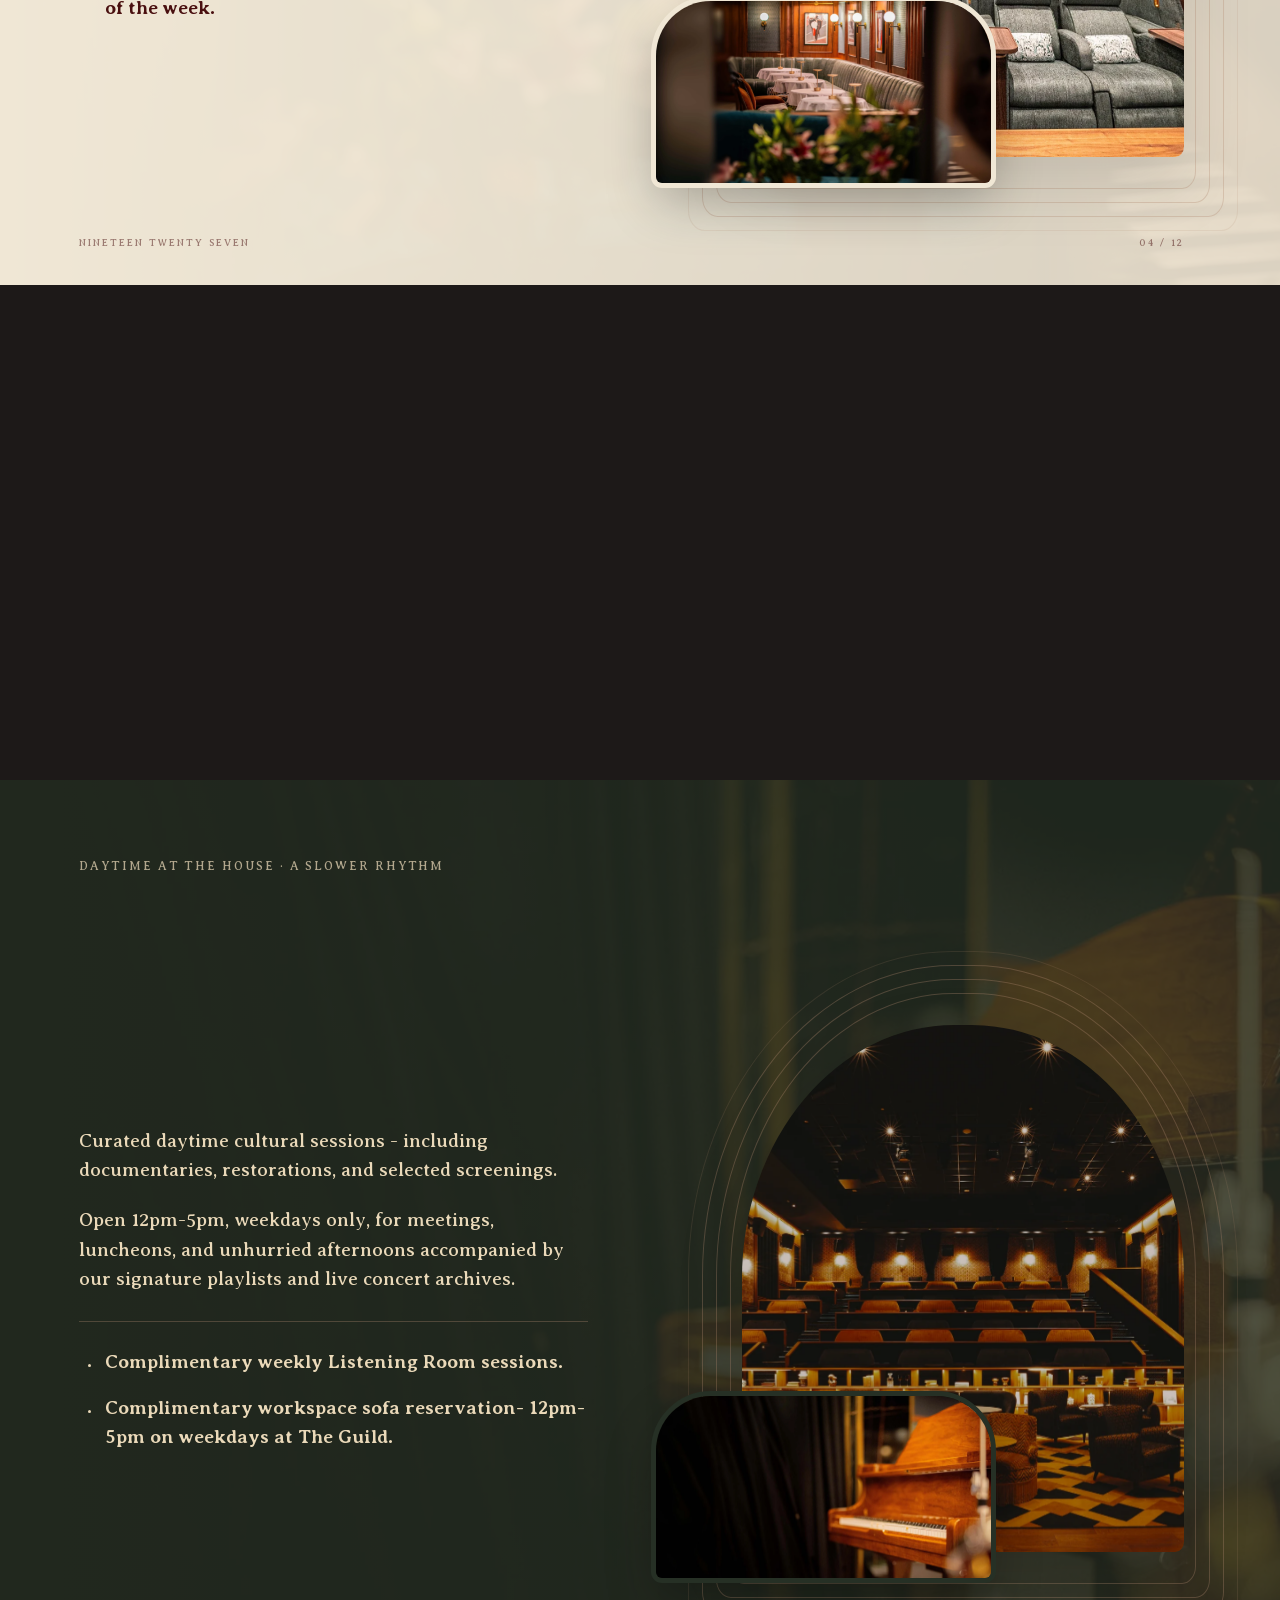
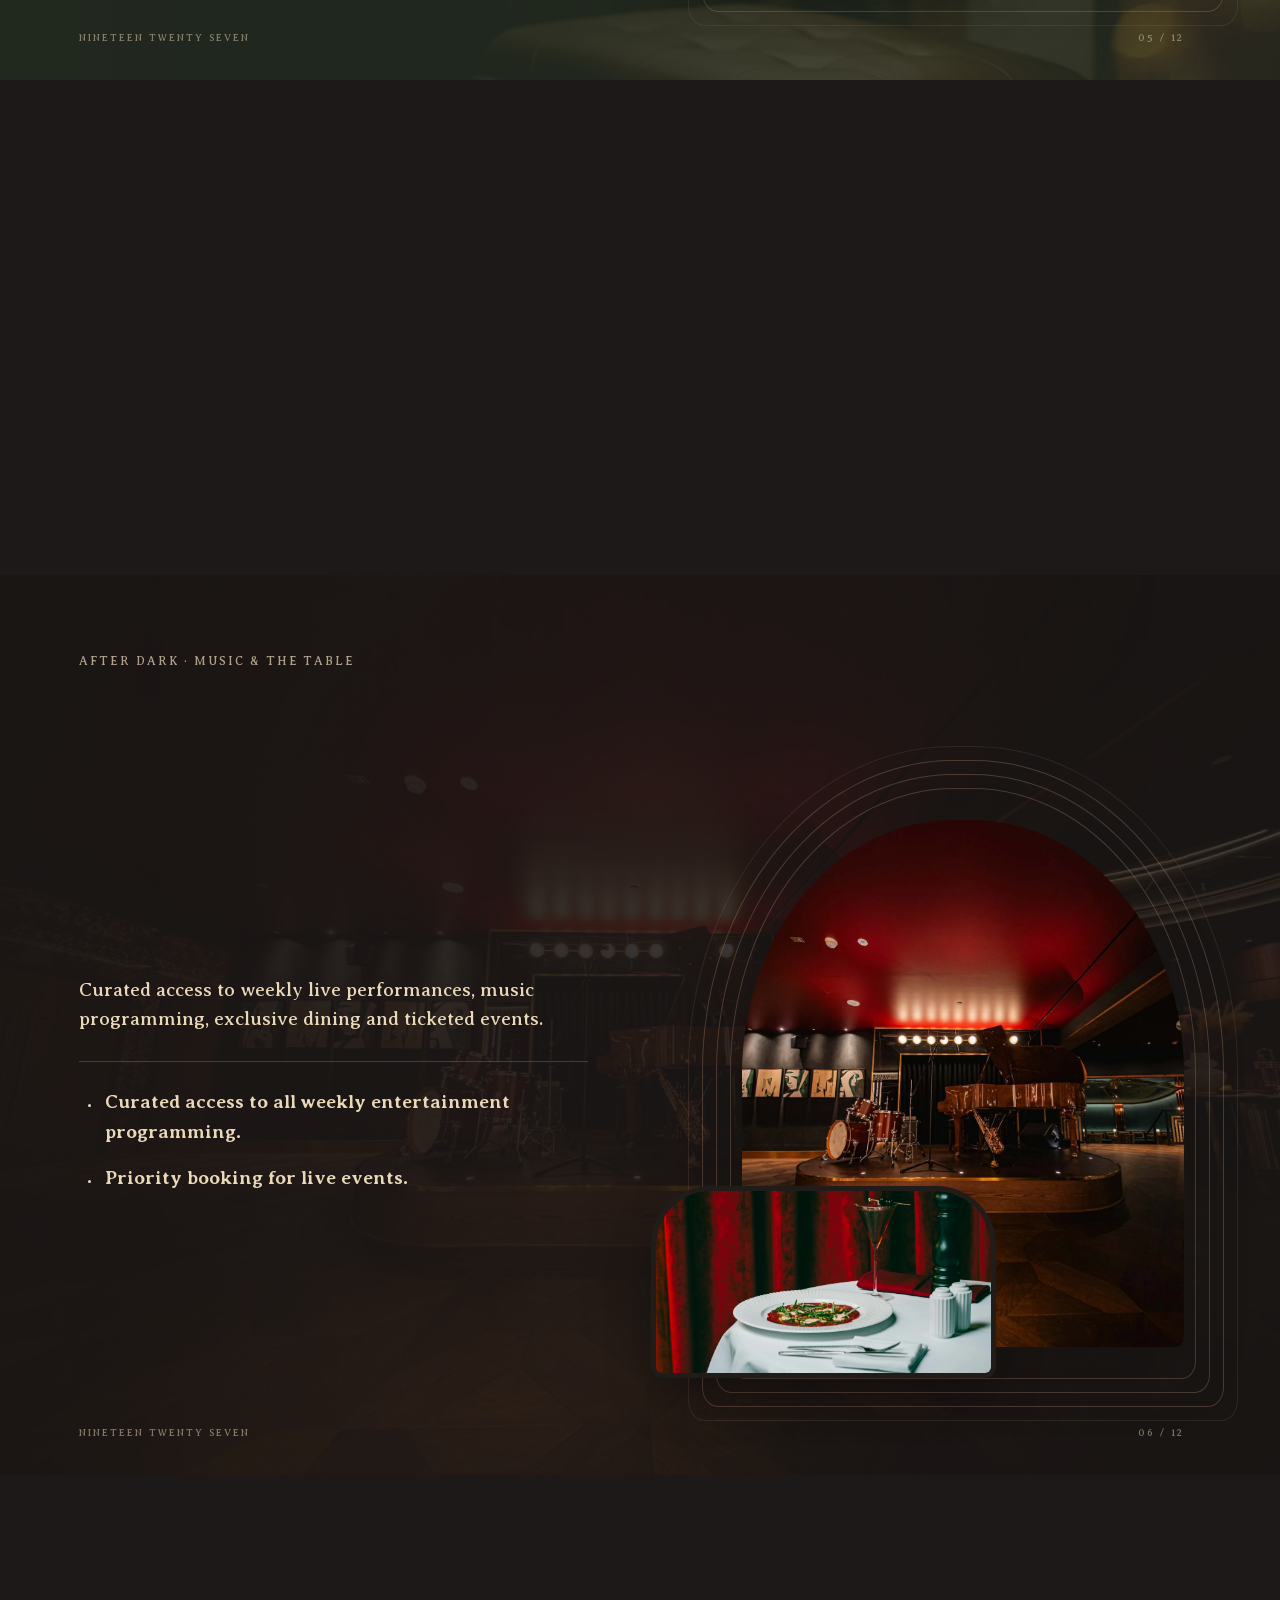
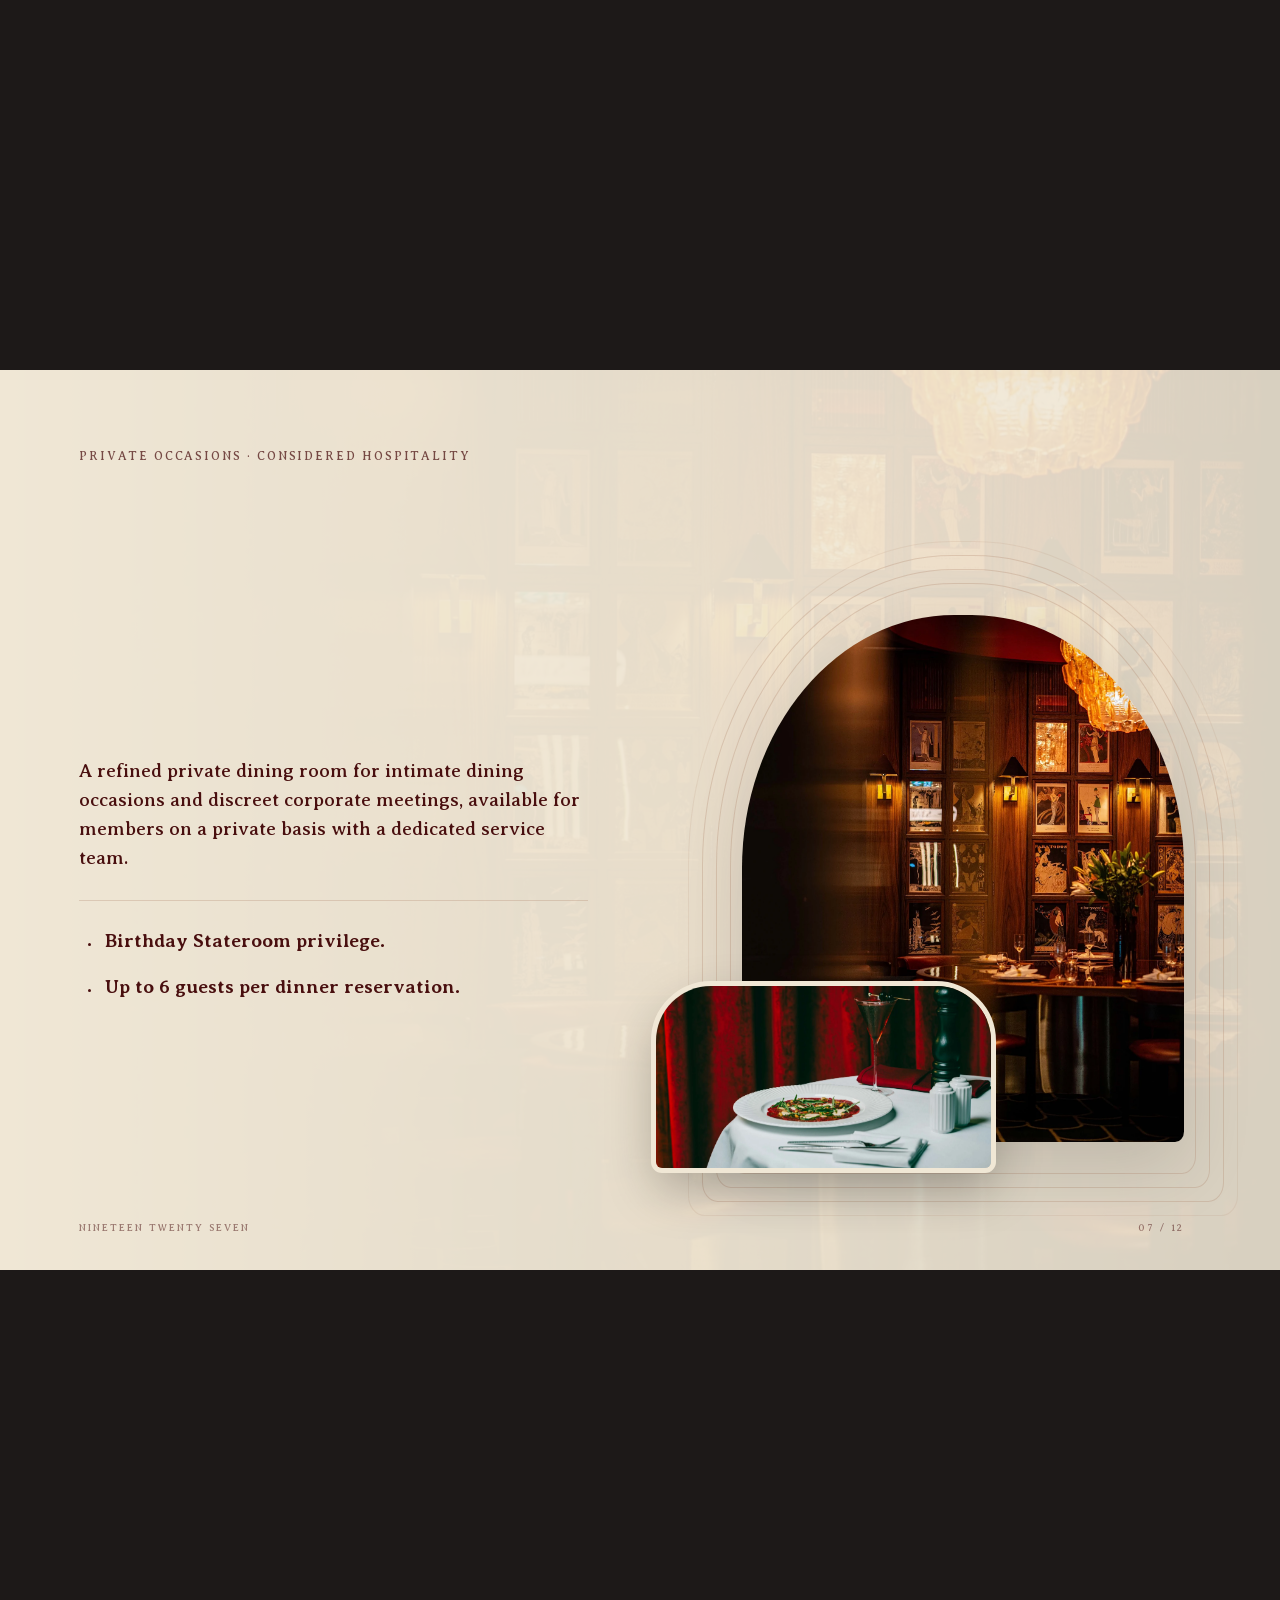
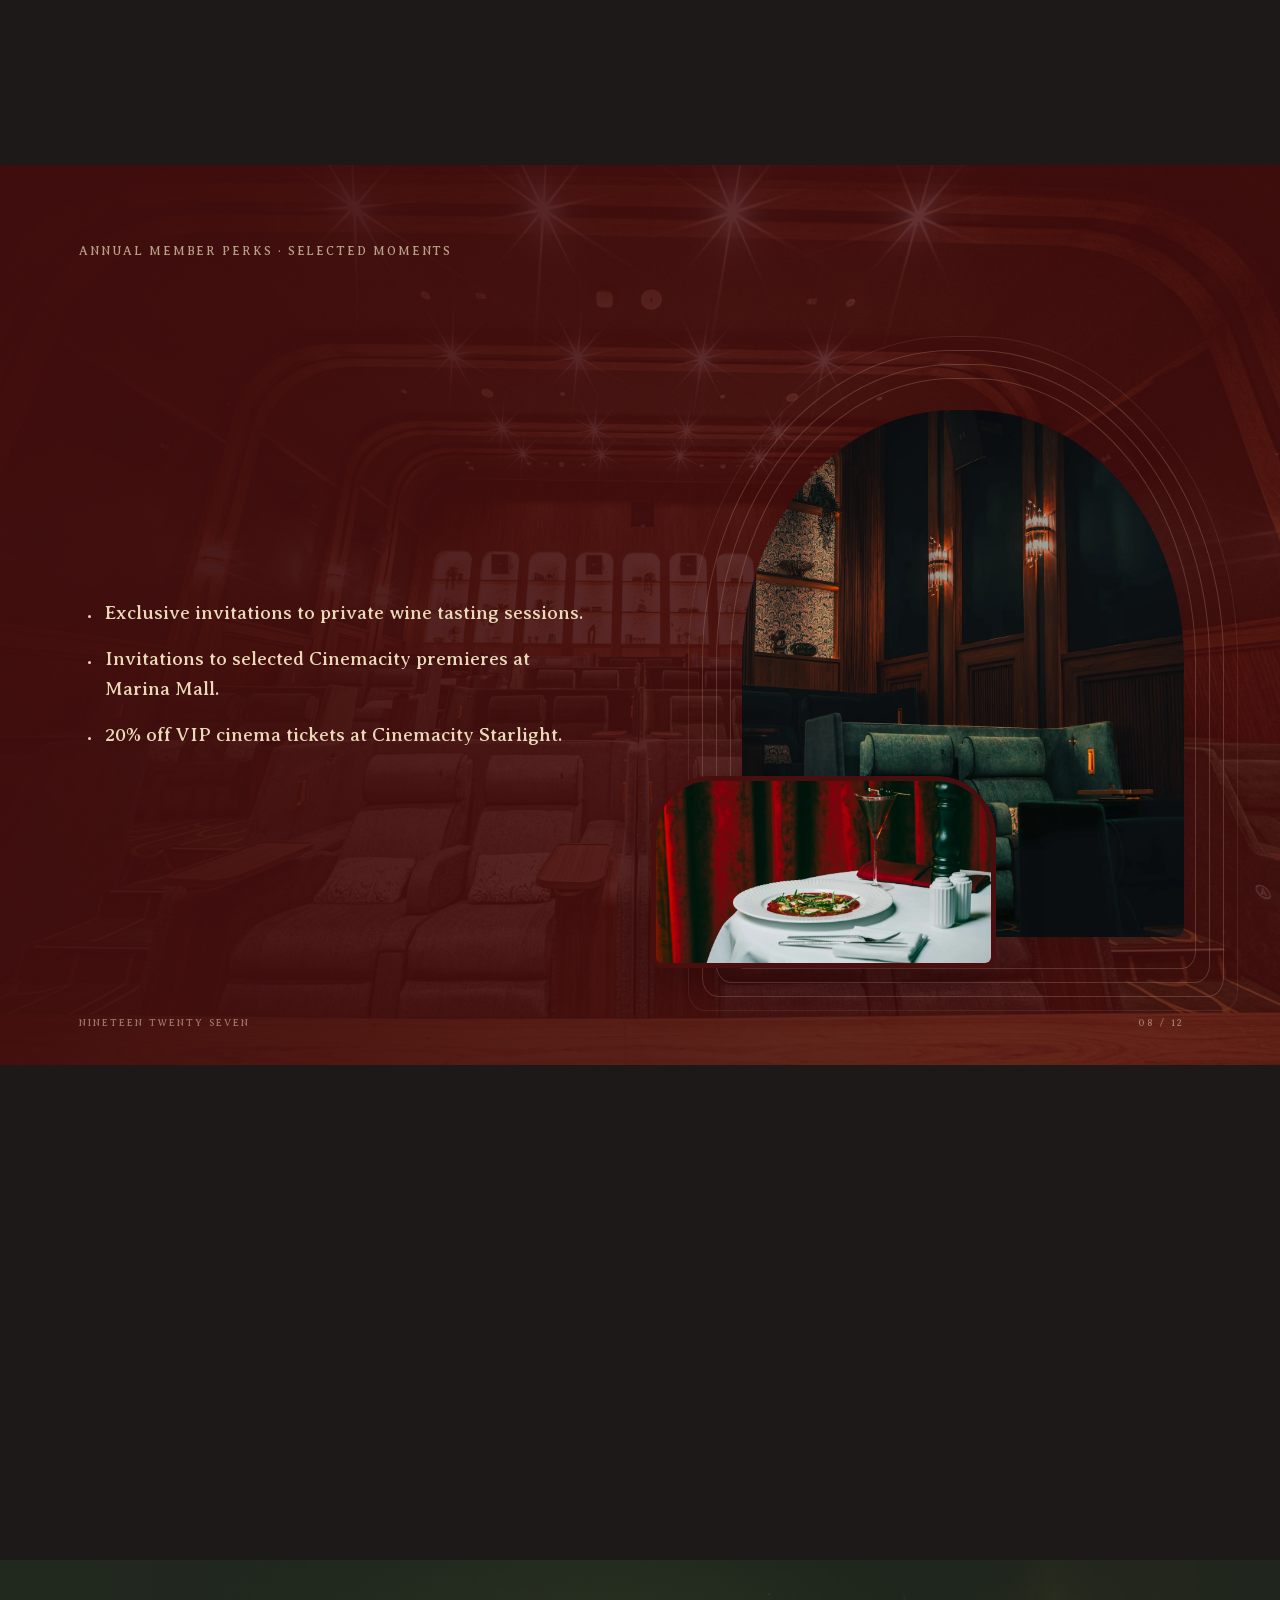
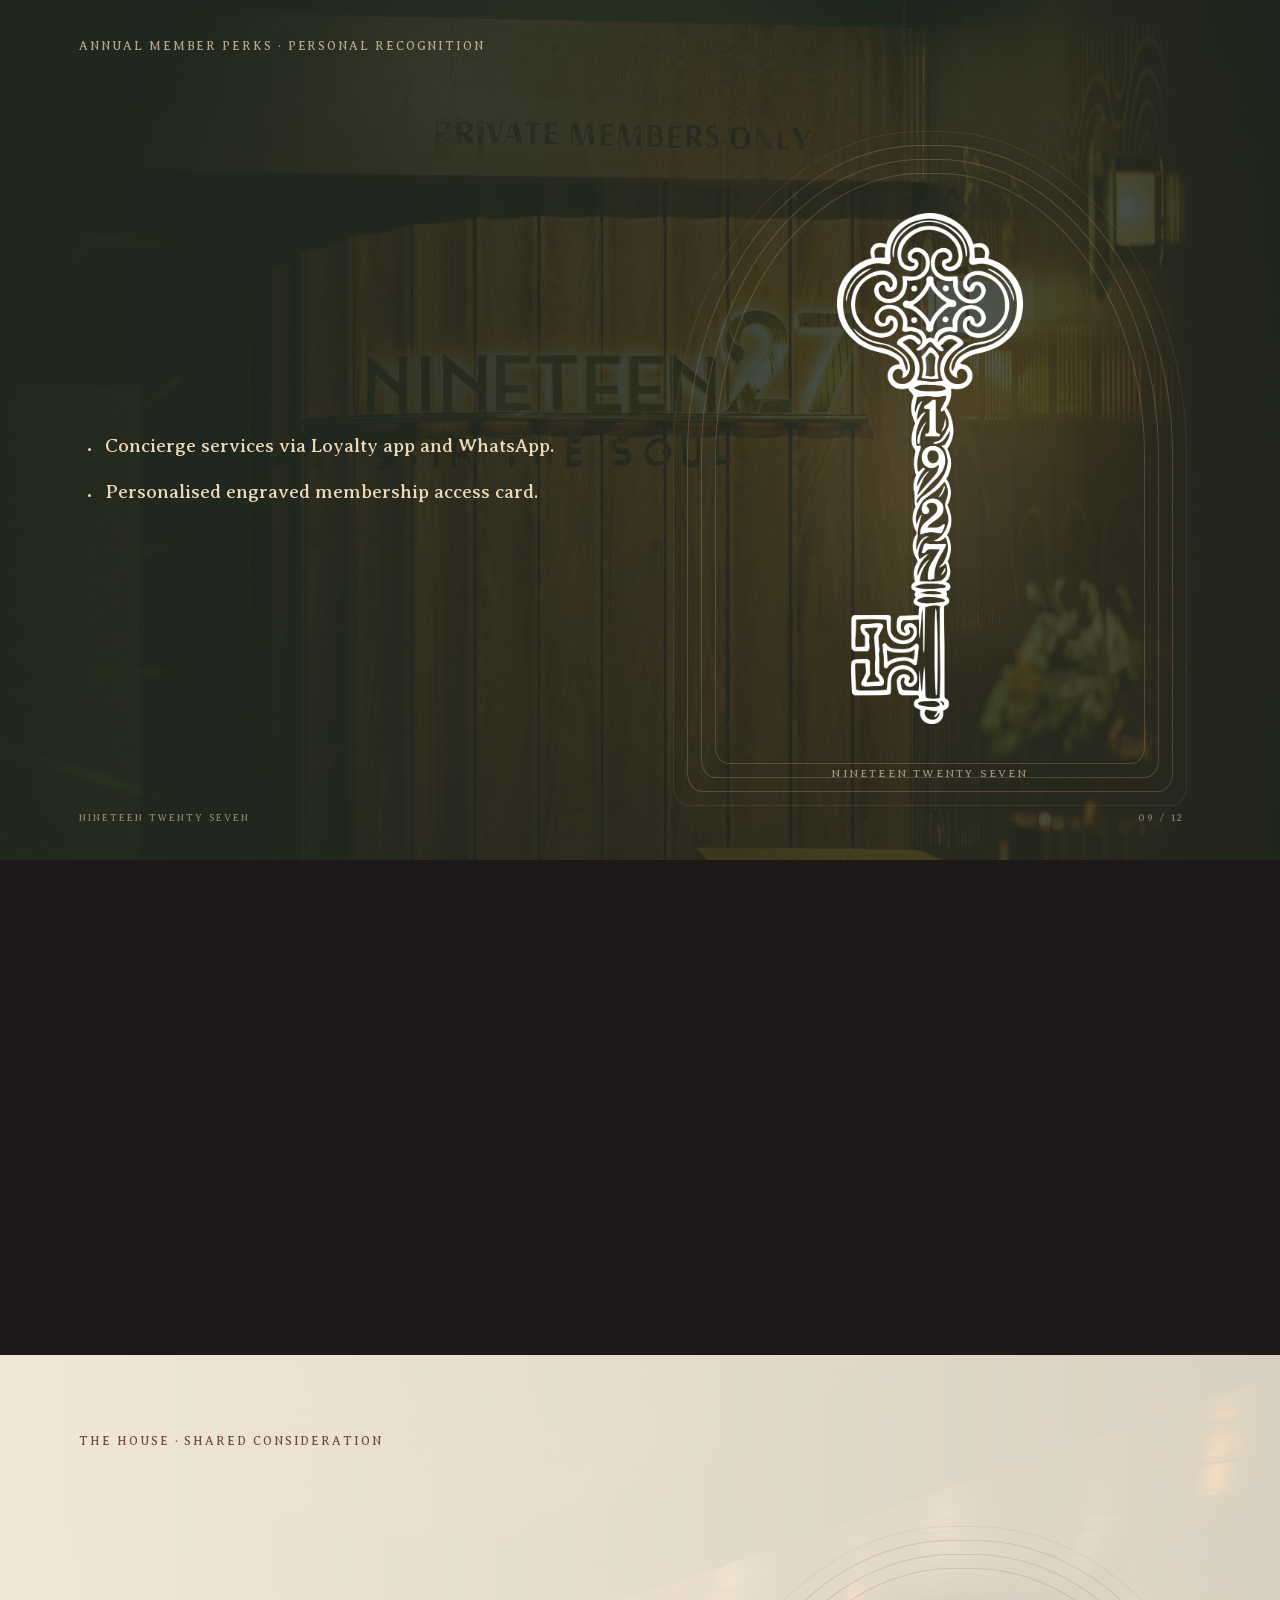
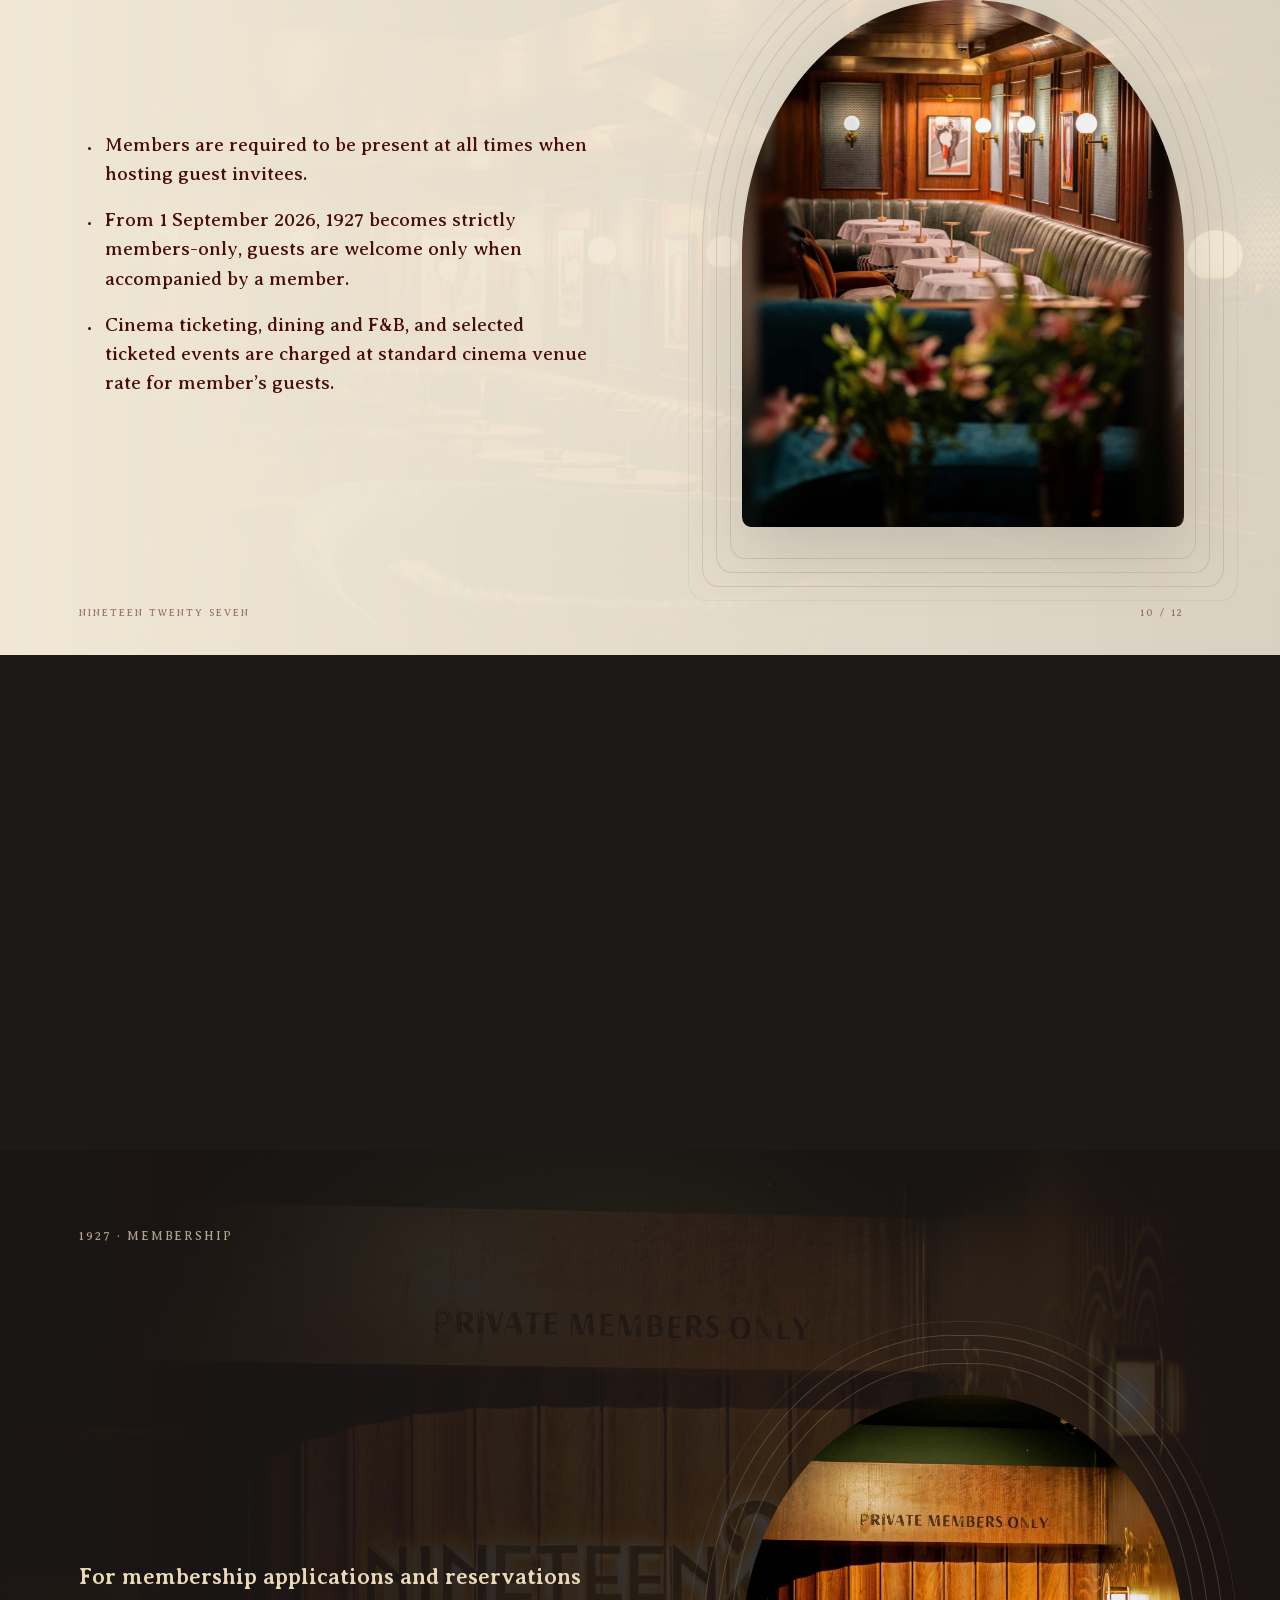
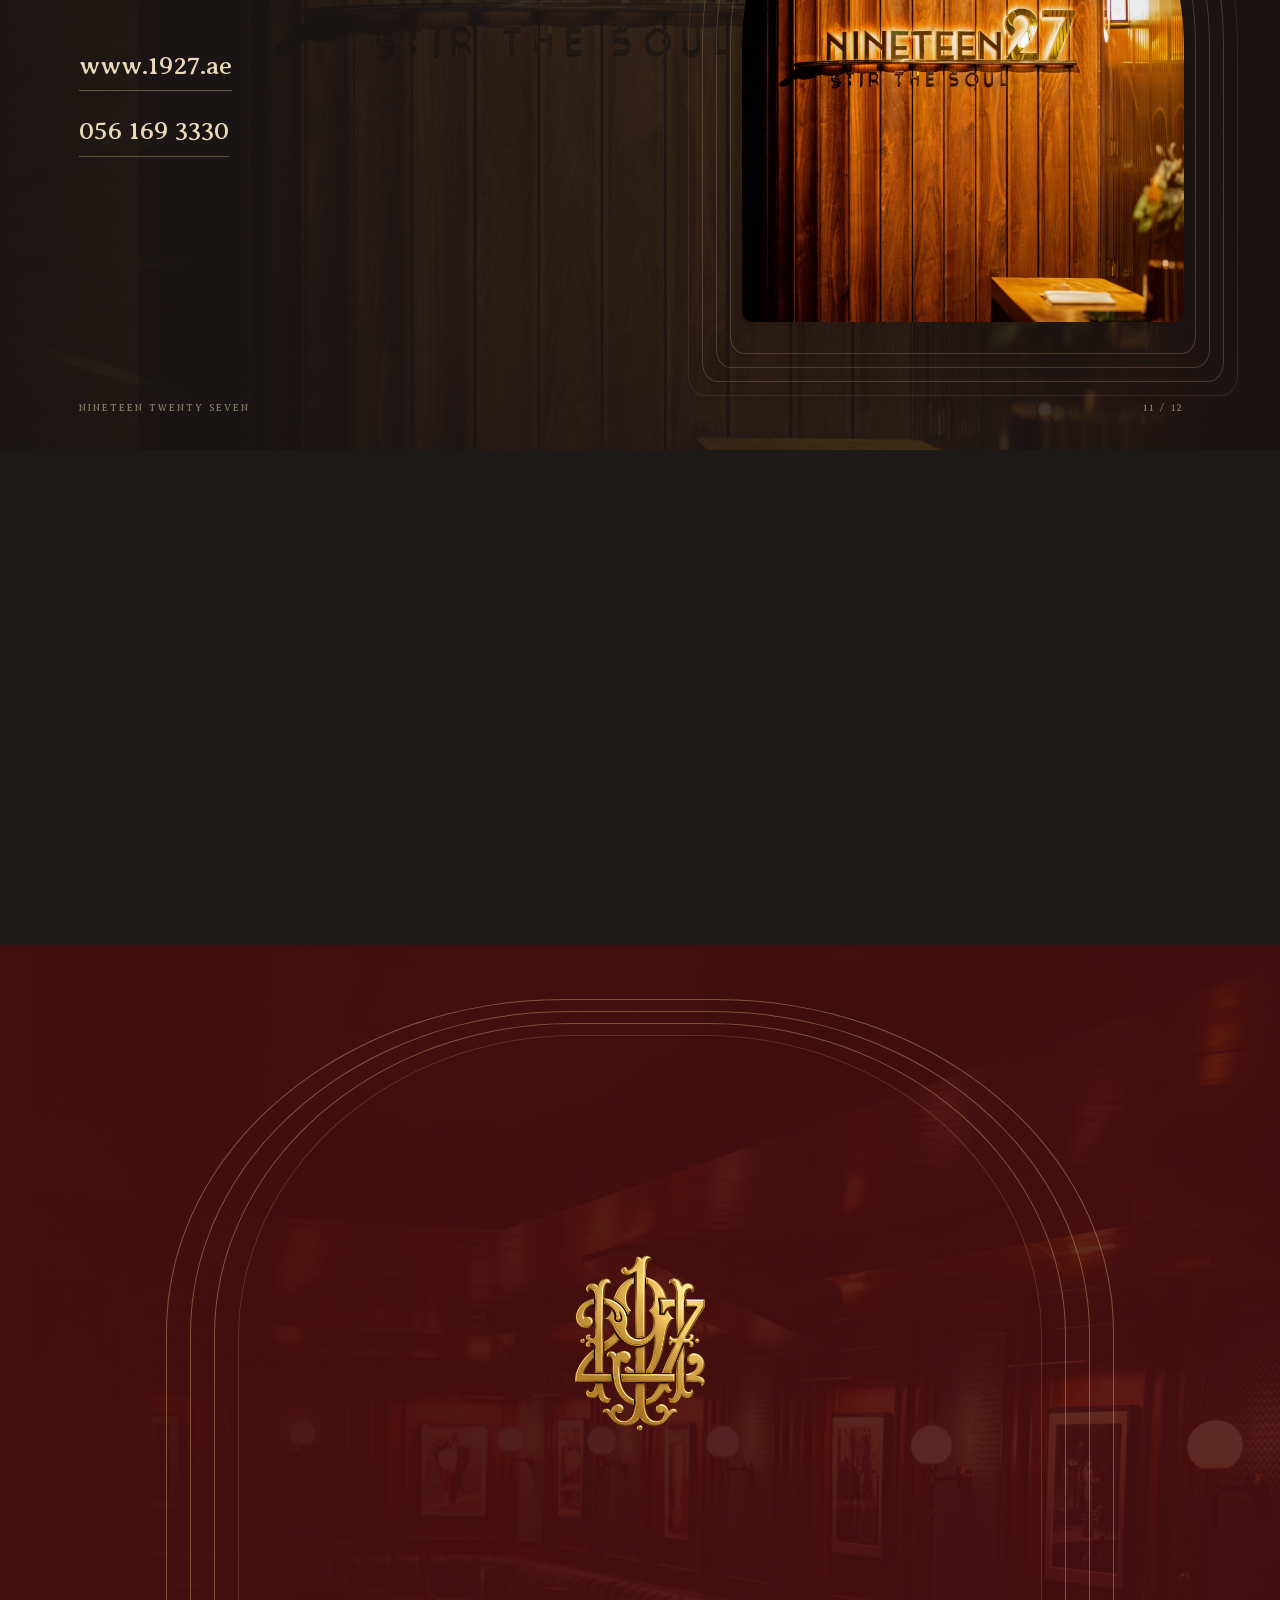
<file: quintessentially/index.html>
<!doctype html><html lang="en"><head><meta charset="utf-8"><meta name="viewport" content="width=device-width, initial-scale=1"><meta name="theme-color" content="#490f0f"><title>1927 · A Private Introduction for Quintessentially</title><link rel="preload" href="assets/AveriaSerifLibre-Regular.ttf" as="font" type="font/ttf" crossorigin><link rel="stylesheet" href="style.css?v=5"><link rel="stylesheet" href="opening-titles.css?v=4"><script src="opening-titles.js?v=4" defer></script><script src="app.js?v=1" defer></script></head><body><a class="skip" href="#presentation">Skip to presentation</a><main id="presentation"><section id="welcome" class="folio burgundy welcome" aria-labelledby="welcome-title"><div class="sc-stage"><div class="sheet"><div class="scene-backdrop" aria-hidden="true"><img class="drift" src="assets/lounge.webp" alt=""></div><div class="grain" aria-hidden="true"></div><div class="welcome-columns" aria-hidden="true"><div><img class="drift" src="assets/entrance.webp" alt=""></div><div><img class="drift" src="assets/lounge.webp" alt=""></div><div><img class="drift" src="assets/vault.webp" alt=""></div><div><img class="drift" src="assets/stage.webp" alt=""></div></div><div class="welcome-scrim"></div><div class="deco-portal" aria-hidden="true"><i></i><i></i><i></i><i></i></div><div class="welcome-lockup"><img class="seal welcome-gold" src="assets/welcome-1927-gold.png" alt="1927 gold monogram"><h1 id="welcome-title" data-opening-title><span class="welcome-word">Welcome,</span><span class="welcome-partner"><span class="partner-logo" data-opening-graphic aria-hidden="true"></span><span>Quintessentially</span></span></h1><p class="welcome-sub"><span>1927 is a private member&#39;s house</span><br> <span>devoted to FILM, MUSIC and the ART of gathering.</span></p></div><footer><span>NINETEEN TWENTY SEVEN</span><span>01 / 12</span></footer></div></div></section><section id="year" class="folio ink year" aria-labelledby="year-title"><div class="sc-stage"><div class="sheet"><div class="scene-backdrop" aria-hidden="true"><img class="drift" src="assets/stage.webp" alt=""></div><div class="grain" aria-hidden="true"></div><header><p class="eyebrow">THE STORY · A YEAR OF POSSIBILITY</p><h2 id="year-title">A new voice for cinema.</h2></header><div class="slide-content"><div class="copy"><p class="lead">1927. A turning point.</p><p>With the success of <em>The Jazz Singer</em>, synchronised sound helped transform the cinema experience.</p><p>Moving images found a new voice.<br>Music, performance and storytelling moved closer together.</p></div><div class="visual year-visual"><div class="year-orbits" aria-hidden="true"><i></i><i></i><i></i><i></i></div><div class="film-window"><figure class="film-photo"><img class="drift" src="assets/stage.webp" alt="The piano and performance stage at 1927 today." decoding="async"></figure><div class="film-shade"></div><span class="year-number">1927</span><div class="sound-wave" aria-hidden="true"><i style="--i:0;--h:12%"></i><i style="--i:1;--h:29%"></i><i style="--i:2;--h:46%"></i><i style="--i:3;--h:63%"></i><i style="--i:4;--h:15%"></i><i style="--i:5;--h:32%"></i><i style="--i:6;--h:49%"></i><i style="--i:7;--h:66%"></i><i style="--i:8;--h:18%"></i><i style="--i:9;--h:35%"></i><i style="--i:10;--h:52%"></i><i style="--i:11;--h:69%"></i><i style="--i:12;--h:21%"></i><i style="--i:13;--h:38%"></i><i style="--i:14;--h:55%"></i><i style="--i:15;--h:72%"></i><i style="--i:16;--h:24%"></i><i style="--i:17;--h:41%"></i><i style="--i:18;--h:58%"></i><i style="--i:19;--h:75%"></i><i style="--i:20;--h:27%"></i><i style="--i:21;--h:44%"></i><i style="--i:22;--h:61%"></i><i style="--i:23;--h:13%"></i><i style="--i:24;--h:30%"></i><i style="--i:25;--h:47%"></i><i style="--i:26;--h:64%"></i><i style="--i:27;--h:16%"></i><i style="--i:28;--h:33%"></i><i style="--i:29;--h:50%"></i><i style="--i:30;--h:67%"></i><i style="--i:31;--h:19%"></i><i style="--i:32;--h:36%"></i><i style="--i:33;--h:53%"></i><i style="--i:34;--h:70%"></i><i style="--i:35;--h:22%"></i><i style="--i:36;--h:39%"></i><i style="--i:37;--h:56%"></i></div></div></div></div><footer><span>NINETEEN TWENTY SEVEN</span><span>02 / 12</span></footer></div></div></section><section id="house" class="folio burgundy house" aria-labelledby="house-title"><div class="sc-stage"><div class="sheet"><div class="scene-backdrop" aria-hidden="true"><img class="drift" src="assets/gathering.webp" alt=""></div><div class="grain" aria-hidden="true"></div><header><p class="eyebrow">THE HOUSE · WHY WE EXIST</p><h2 id="house-title">A house for the art of gathering.</h2></header><div class="slide-content"><div class="copy"><p class="lead">Film. Music. Food. Connection.</p><p>We created 1927 as a cultural house: a place to share a film, stay for the music, and let a conversation become an evening.</p><p>Considered hospitality and a sense of belonging bring the arts together under one roof.</p></div><div class="visual house-visual"><div class="art-lines" aria-hidden="true"><i></i><i></i><i></i><i></i></div><figure class="entrance-arch"><img class="drift" src="assets/entrance.webp" alt="1927 entrance with the private members sign." decoding="async"></figure><figure class="house-small"><img class="drift" src="assets/lounge.webp" alt="1927 lounge with teal seating." decoding="async"></figure></div></div><footer><span>NINETEEN TWENTY SEVEN</span><span>03 / 12</span></footer></div></div></section><section id="thursday" class="folio cream" aria-labelledby="thursday-title"><div class="sc-stage"><div class="sheet"><div class="scene-backdrop" aria-hidden="true"><img class="drift" src="assets/gathering.webp" alt=""></div><div class="grain" aria-hidden="true"></div><header><p class="eyebrow">THE WEEKLY RITUAL · CINEMA & CONNECTION</p><h2 id="thursday-title">Thursday Networking Evenings</h2></header><div class="slide-content"><div class="copy"><p class="" data-source="thursday-description">An exclusive members-only weekly cinema experience with free screening of newly released films, pre-screening experiences, and selected complimentary f&amp;b for an unforgettable networking experience.</p><ul class="perks"><li class="" data-source="perk-01">Thursday Networking Evenings- inclusive of two complimentary cinema tickets to the featured film of the week.</li></ul></div><div class="visual"><div class="art-lines" aria-hidden="true"><i></i><i></i><i></i><i></i></div><figure class="arch"><img class="drift" src="assets/vault.webp" alt="The Vault screening room." decoding="async"></figure><figure class="inset"><img class="drift" src="assets/gathering.webp" alt="1927 dining area." decoding="async"></figure></div></div><footer><span>NINETEEN TWENTY SEVEN</span><span>04 / 12</span></footer></div></div></section><section id="listening" class="folio olive" aria-labelledby="listening-title"><div class="sc-stage"><div class="sheet"><div class="scene-backdrop" aria-hidden="true"><img class="drift" src="assets/piano.webp" alt=""></div><div class="grain" aria-hidden="true"></div><header><p class="eyebrow">DAYTIME AT THE HOUSE · A SLOWER RHYTHM</p><h2 id="listening-title">Listening Rooms</h2></header><div class="slide-content"><div class="copy"><p class="" data-source="listening-description">Curated daytime cultural sessions - including documentaries, restorations, and selected screenings.</p><p class="" data-source="listening-hours">Open 12pm-5pm, weekdays only, for meetings, luncheons, and unhurried afternoons accompanied by our signature playlists and live concert archives.</p><ul class="perks"><li class="" data-source="perk-02">Complimentary weekly Listening Room sessions.</li><li class="" data-source="perk-03">Complimentary workspace sofa reservation- 12pm-5pm on weekdays at The Guild.</li></ul></div><div class="visual"><div class="art-lines" aria-hidden="true"><i></i><i></i><i></i><i></i></div><figure class="arch"><img class="drift" src="assets/screening-v14-guild.webp" alt="The Guild, with tiered sofas and front lounge seating." decoding="async"></figure><figure class="inset"><img class="drift" src="assets/piano.webp" alt="Piano detail in the 1927 booklet." decoding="async"></figure></div></div><footer><span>NINETEEN TWENTY SEVEN</span><span>05 / 12</span></footer></div></div></section><section id="live" class="folio ink" aria-labelledby="live-title"><div class="sc-stage"><div class="sheet"><div class="scene-backdrop" aria-hidden="true"><img class="drift" src="assets/stage.webp" alt=""></div><div class="grain" aria-hidden="true"></div><header><p class="eyebrow">AFTER DARK · MUSIC & THE TABLE</p><h2 id="live-title">Live Entertainment & Dining</h2></header><div class="slide-content"><div class="copy"><p class="" data-source="live-description">Curated access to weekly live performances, music programming, exclusive dining and ticketed events.</p><ul class="perks"><li class="" data-source="perk-04">Curated access to all weekly entertainment programming.</li><li class="" data-source="perk-05">Priority booking for live events.</li></ul></div><div class="visual"><div class="art-lines" aria-hidden="true"><i></i><i></i><i></i><i></i></div><figure class="arch"><img class="drift" src="assets/stage.webp" alt="1927 performance stage with piano and drums." decoding="async"></figure><figure class="inset"><img class="drift" src="assets/dining.webp" alt="Dining photograph from the 1927 booklet." decoding="async"></figure></div></div><footer><span>NINETEEN TWENTY SEVEN</span><span>06 / 12</span></footer></div></div></section><section id="stateroom" class="folio cream" aria-labelledby="stateroom-title"><div class="sc-stage"><div class="sheet"><div class="scene-backdrop" aria-hidden="true"><img class="drift" src="assets/stateroom.webp" alt=""></div><div class="grain" aria-hidden="true"></div><header><p class="eyebrow">PRIVATE OCCASIONS · CONSIDERED HOSPITALITY</p><h2 id="stateroom-title">The Stateroom</h2></header><div class="slide-content"><div class="copy"><p class="" data-source="stateroom-description">A refined private dining room for intimate dining occasions and discreet corporate meetings, available for members on a private basis with a dedicated service team.</p><ul class="perks"><li class="" data-source="perk-08">Birthday Stateroom privilege.</li><li class="" data-source="perk-09">Up to 6 guests per dinner reservation.</li></ul></div><div class="visual"><div class="art-lines" aria-hidden="true"><i></i><i></i><i></i><i></i></div><figure class="arch"><img class="drift" src="assets/stateroom.webp" alt="The Stateroom, chandelier and framed posters." decoding="async"></figure><figure class="inset"><img class="drift" src="assets/dining.webp" alt="A dining setting from the booklet." decoding="async"></figure></div></div><footer><span>NINETEEN TWENTY SEVEN</span><span>07 / 12</span></footer></div></div></section><section id="invitations" class="folio burgundy" aria-labelledby="invitations-title"><div class="sc-stage"><div class="sheet"><div class="scene-backdrop" aria-hidden="true"><img class="drift" src="assets/vault.webp" alt=""></div><div class="grain" aria-hidden="true"></div><header><p class="eyebrow">ANNUAL MEMBER PERKS · SELECTED MOMENTS</p><h2 id="invitations-title">Invitations & cinema privileges</h2></header><div class="slide-content"><div class="copy"><ul class="perks"><li class="" data-source="perk-06">Exclusive invitations to private wine tasting sessions.</li><li class="" data-source="perk-07">Invitations to selected Cinemacity premieres at Marina Mall.</li><li class="" data-source="perk-10">20% off VIP cinema tickets at Cinemacity Starlight.</li></ul></div><div class="visual"><div class="art-lines" aria-hidden="true"><i></i><i></i><i></i><i></i></div><figure class="arch"><img class="drift" src="assets/screening-v14-vault-detail.webp" alt="Reclining seat detail in The Vault." decoding="async"></figure><figure class="inset"><img class="drift" src="assets/dining.webp" alt="A dining setting and glass from the booklet." decoding="async"></figure></div></div><footer><span>NINETEEN TWENTY SEVEN</span><span>08 / 12</span></footer></div></div></section><section id="belonging" class="folio olive" aria-labelledby="belonging-title"><div class="sc-stage"><div class="sheet"><div class="scene-backdrop" aria-hidden="true"><img class="drift" src="assets/entrance.webp" alt=""></div><div class="grain" aria-hidden="true"></div><header><p class="eyebrow">ANNUAL MEMBER PERKS · PERSONAL RECOGNITION</p><h2 id="belonging-title">The details of belonging</h2></header><div class="slide-content"><div class="copy"><ul class="perks"><li class="" data-source="perk-11">Concierge services via Loyalty app and WhatsApp.</li><li class="" data-source="perk-12">Personalised engraved membership access card.</li></ul></div><div class="visual key-visual"><div class="art-lines" aria-hidden="true"><i></i><i></i><i></i><i></i></div><div class="key-halo" aria-hidden="true"></div><img class="brand-key" src="assets/key.jpg" alt="The original 1927 ornamental key icon"><span class="key-caption">NINETEEN TWENTY SEVEN</span></div></div><footer><span>NINETEEN TWENTY SEVEN</span><span>09 / 12</span></footer></div></div></section><section id="policy" class="folio cream" aria-labelledby="policy-title"><div class="sc-stage"><div class="sheet"><div class="scene-backdrop" aria-hidden="true"><img class="drift" src="assets/lounge.webp" alt=""></div><div class="grain" aria-hidden="true"></div><header><p class="eyebrow">THE HOUSE · SHARED CONSIDERATION</p><h2 id="policy-title">Member’s Policy</h2></header><div class="slide-content"><div class="copy"><ul class="perks"><li class="" data-source="policy-01">Members are required to be present at all times when hosting guest invitees.</li><li class="" data-source="policy-02">From 1 September 2026, 1927 becomes strictly members-only, guests are welcome only when accompanied by a member.</li><li class="" data-source="policy-03">Cinema ticketing, dining and F&amp;B, and selected ticketed events are charged at standard cinema venue rate for member’s guests.</li></ul></div><div class="visual"><div class="art-lines" aria-hidden="true"><i></i><i></i><i></i><i></i></div><figure class="arch"><img class="drift" src="assets/gathering.webp" alt="Tables and curved seating in the 1927 dining room." decoding="async"></figure></div></div><footer><span>NINETEEN TWENTY SEVEN</span><span>10 / 12</span></footer></div></div></section><section id="contact" class="folio ink" aria-labelledby="contact-title"><div class="sc-stage"><div class="sheet"><div class="scene-backdrop" aria-hidden="true"><img class="drift" src="assets/entrance.webp" alt=""></div><div class="grain" aria-hidden="true"></div><header><p class="eyebrow">1927 · MEMBERSHIP</p><h2 id="contact-title">A place to belong.</h2></header><div class="slide-content"><div class="copy"><p class="lead" data-source="contact-title">For membership applications and reservations</p><div class="contact-lines"><a href="https://www.1927.ae" target="_blank" rel="noopener" data-source="website">www.1927.ae</a><a href="tel:+971561693330" data-source="phone">056 169 3330</a></div></div><div class="visual"><div class="art-lines" aria-hidden="true"><i></i><i></i><i></i><i></i></div><figure class="arch"><img class="drift" src="assets/entrance.webp" alt="The entrance to 1927." decoding="async"></figure></div></div><footer><span>NINETEEN TWENTY SEVEN</span><span>11 / 12</span></footer></div></div></section><section id="thank-you" class="folio burgundy ending" aria-labelledby="thank-you-title"><div class="sc-stage"><div class="sheet"><div class="scene-backdrop" aria-hidden="true"><img class="drift" src="assets/lounge.webp" alt=""></div><div class="grain" aria-hidden="true"></div><div class="deco-portal" aria-hidden="true"><i></i><i></i><i></i><i></i></div><div class="end-lockup"><img src="assets/opening-1927.webp" class="gold-monogram" alt="1927"><h2 id="thank-you-title">Thank You</h2></div><footer><span>NINETEEN TWENTY SEVEN</span><span>12 / 12</span></footer></div></div></section></main><nav class="chapter-nav" aria-label="Presentation slides"><a href="#welcome" aria-label="Welcome, Quintessentially"><span></span><b>Welcome, Quintessentially</b></a><a href="#year" aria-label="A new voice for cinema."><span></span><b>A new voice for cinema.</b></a><a href="#house" aria-label="A house for the art of gathering."><span></span><b>A house for the art of gathering.</b></a><a href="#thursday" aria-label="Thursday Networking Evenings"><span></span><b>Thursday Networking Evenings</b></a><a href="#listening" aria-label="Listening Rooms"><span></span><b>Listening Rooms</b></a><a href="#live" aria-label="Live Entertainment &amp; Dining"><span></span><b>Live Entertainment &amp; Dining</b></a><a href="#stateroom" aria-label="The Stateroom"><span></span><b>The Stateroom</b></a><a href="#invitations" aria-label="Invitations &amp; cinema privileges"><span></span><b>Invitations &amp; cinema privileges</b></a><a href="#belonging" aria-label="The details of belonging"><span></span><b>The details of belonging</b></a><a href="#policy" aria-label="Member’s Policy"><span></span><b>Member’s Policy</b></a><a href="#contact" aria-label="A place to belong."><span></span><b>A place to belong.</b></a><a href="#thank-you" aria-label="Thank You"><span></span><b>Thank You</b></a></nav><div class="controls"><button class="prev" aria-label="Previous slide">↑</button><span class="position" aria-live="polite">01 / 12</span><button class="next" aria-label="Next slide">↓</button><button class="pause" aria-label="Pause ambient motion" aria-pressed="false">Ⅱ</button><button class="fullscreen" aria-label="Enter fullscreen">⛶</button></div><div class="keyboard-hint">↓ Next slide</div><noscript><style>.folio{height:auto}.sc-stage{position:relative;min-height:100svh}.sheet{min-height:100svh}.controls,.chapter-nav{display:none}</style></noscript></body></html>
</file>
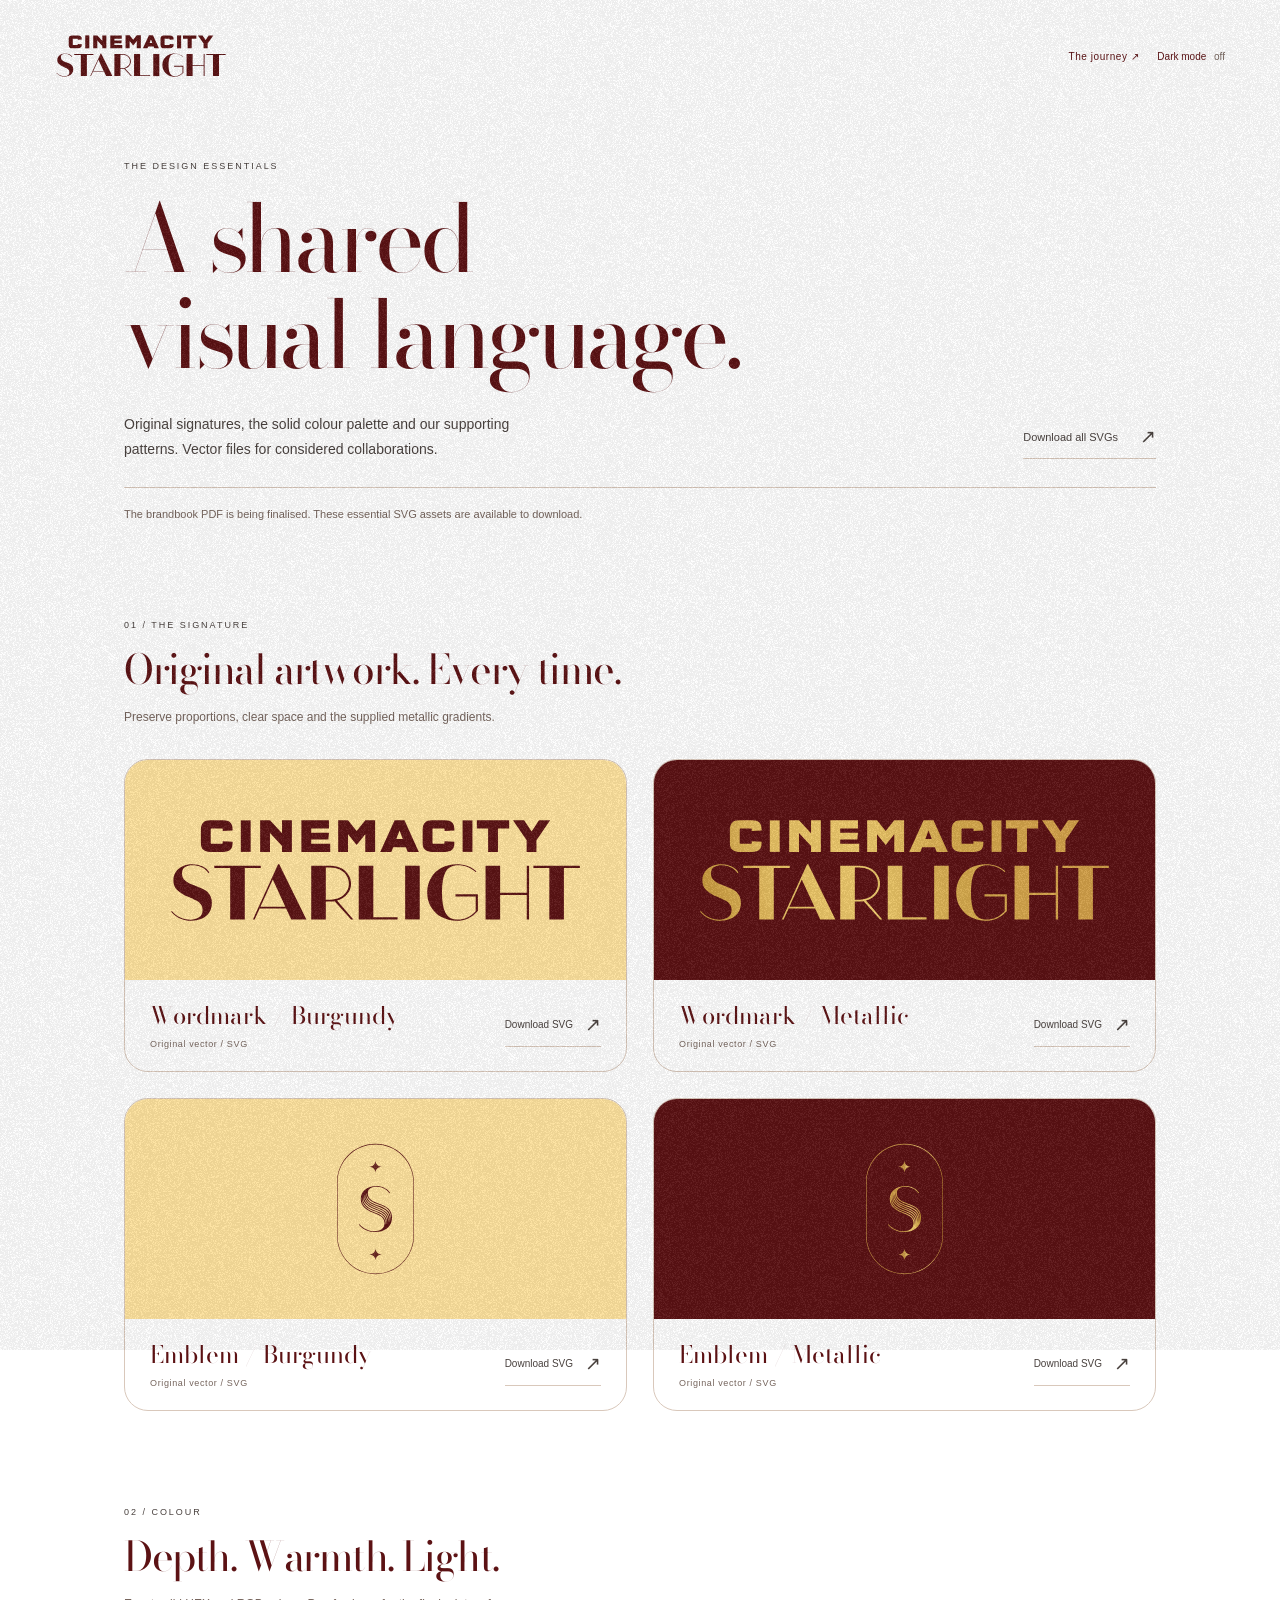
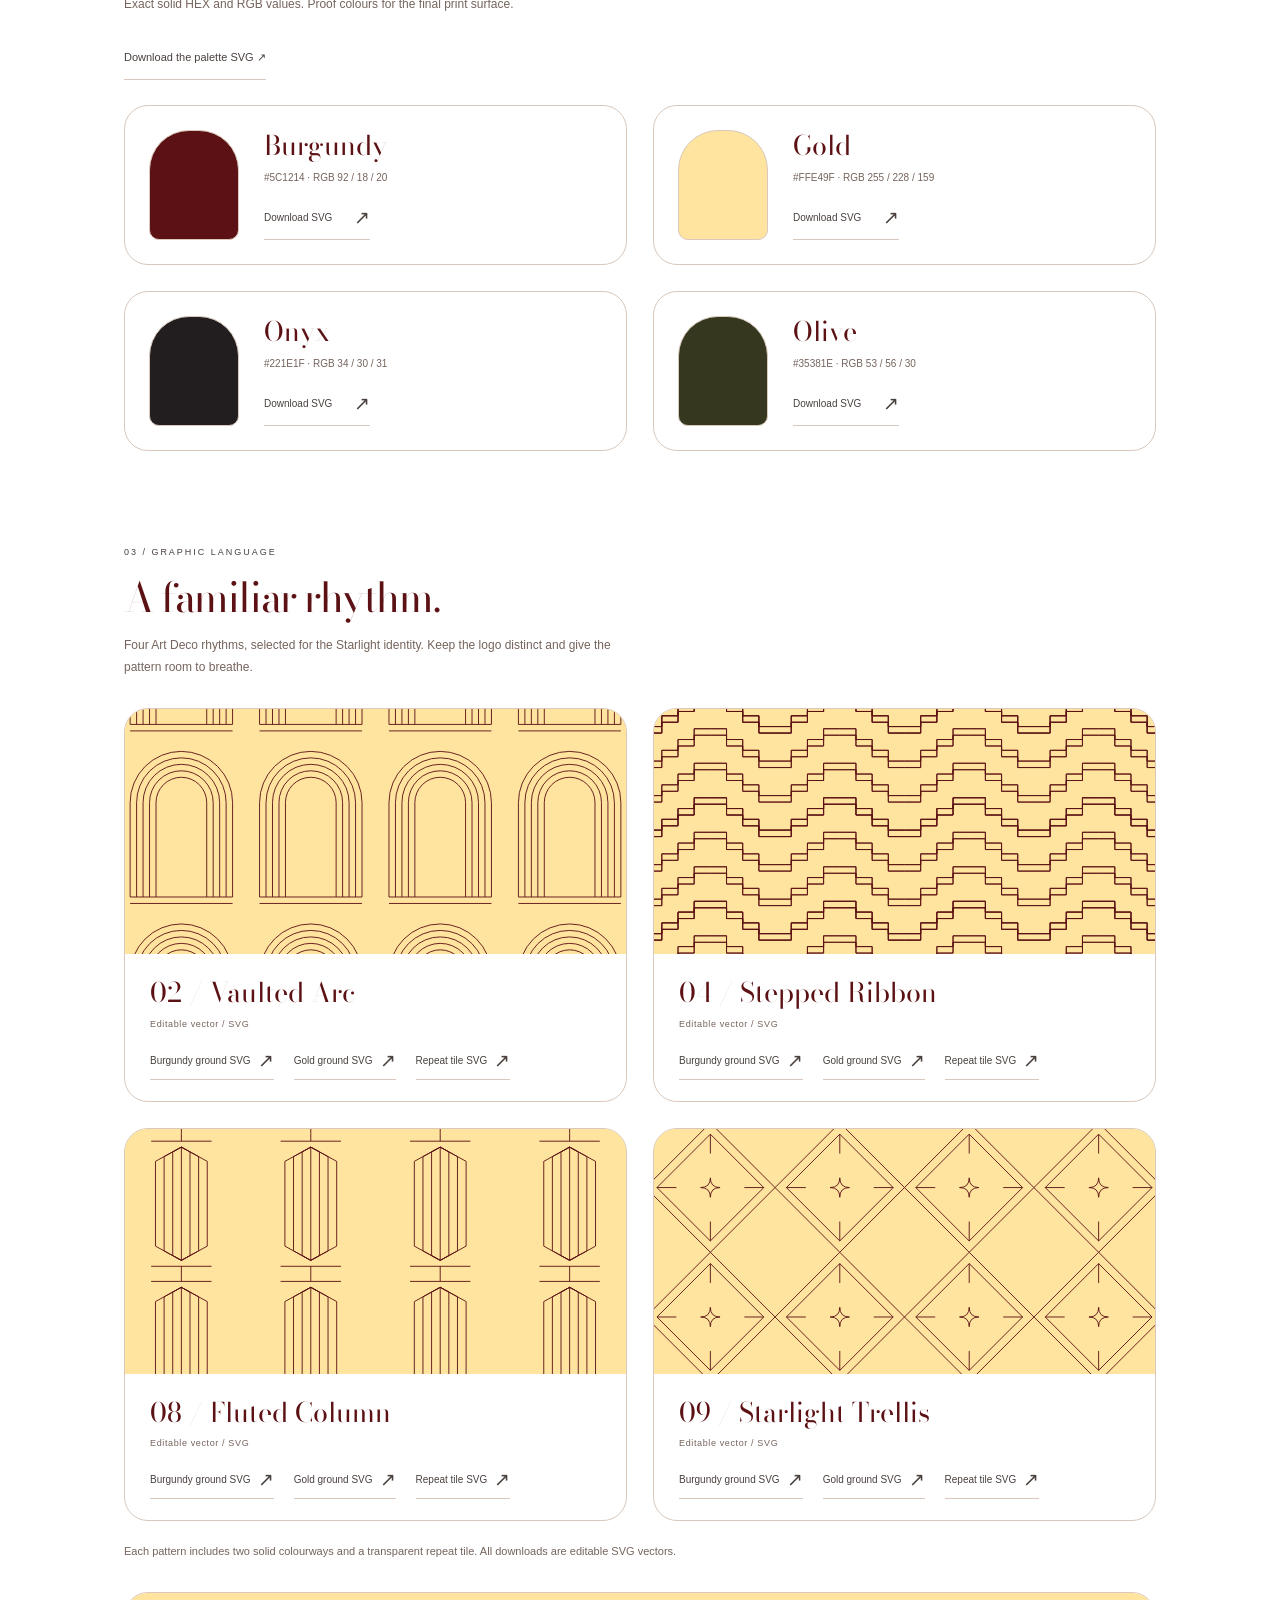
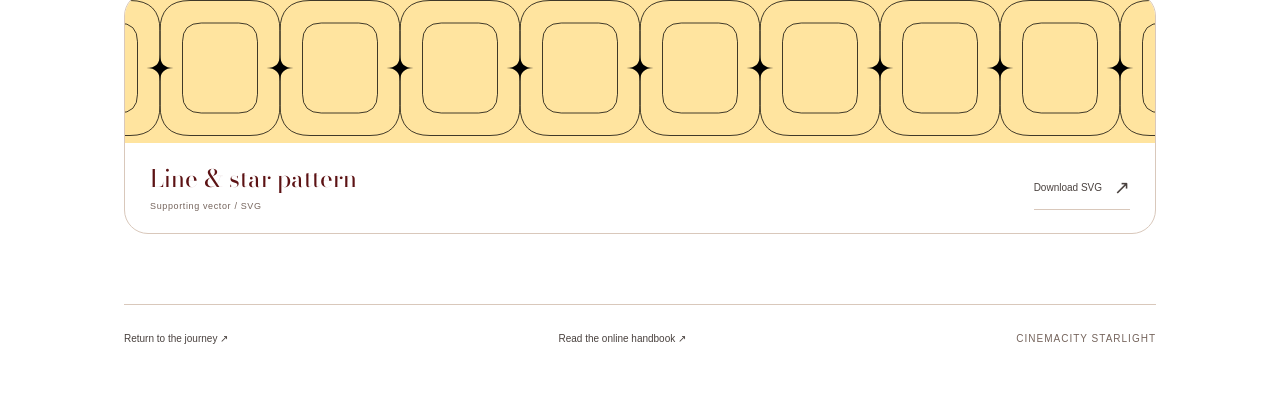
<file: assets.html>
<!doctype html><html lang="en"><head><meta charset="utf-8"><meta name="viewport" content="width=device-width,initial-scale=1"><meta name="theme-color" content="#ffffff"><title>Cinemacity Starlight · Brand assets</title><link rel="icon" href="assets/emblem.svg" type="image/svg+xml"><script src="theme.js"></script><link rel="stylesheet" href="style.css"><link rel="stylesheet" href="visuals.css"><link rel="stylesheet" href="grain.css"><link rel="stylesheet" href="brand-assets.css"></head><body><div class="grain" aria-hidden="true"></div><header class="reader-header asset-header"><a class="brand" href="index.html" aria-label="Return to Starlight"><img data-theme-logo data-light-src="assets/wordmark.svg" data-dark-src="assets/wordmark-gold.svg" src="assets/wordmark.svg" alt="Cinemacity Starlight" width="172" height="48"></a><div class="header-tools"><a href="index.html">The journey ↗</a><button data-theme-toggle aria-pressed="false">Dark mode <span data-theme-state>off</span></button></div></header><main class="asset-library"><span class="tiny">THE DESIGN ESSENTIALS</span><h1>A shared<br>visual language.</h1><div class="asset-intro"><p>Original signatures, the solid colour palette and our supporting patterns. Vector files for considered collaborations.</p><a class="text-link kit-download" href="assets/Cinemacity-Starlight-Essentials-SVG.zip" download>Download all SVGs <span aria-hidden="true">↗</span></a></div><p class="release-note">The brandbook PDF is being finalised. These essential SVG assets are available to download.</p><section aria-labelledby="logos-title"><div class="asset-section-heading"><span class="tiny">01 / THE SIGNATURE</span><h2 id="logos-title">Original artwork. Every time.</h2><p>Preserve proportions, clear space and the supplied metallic gradients.</p></div><div class="asset-grid"><article class="asset-card"><div class="asset-preview light"><img src="assets/brand-kit/Cinemacity-Starlight-Wordmark-Burgundy.svg" alt="Cinemacity Starlight Wordmark / Burgundy" width="360" height="170"></div><div class="asset-info"><h3>Wordmark / Burgundy</h3><span class="asset-format">Original vector / SVG</span><a class="text-link" href="assets/brand-kit/Cinemacity-Starlight-Wordmark-Burgundy.svg" download>Download SVG <span aria-hidden="true">↗</span></a></div></article><article class="asset-card"><div class="asset-preview dark"><img src="assets/brand-kit/Cinemacity-Starlight-Wordmark-Metallic.svg" alt="Cinemacity Starlight Wordmark / Metallic" width="360" height="170"></div><div class="asset-info"><h3>Wordmark / Metallic</h3><span class="asset-format">Original vector / SVG</span><a class="text-link" href="assets/brand-kit/Cinemacity-Starlight-Wordmark-Metallic.svg" download>Download SVG <span aria-hidden="true">↗</span></a></div></article><article class="asset-card"><div class="asset-preview light"><img src="assets/brand-kit/Cinemacity-Starlight-Emblem-Burgundy.svg" alt="Cinemacity Starlight Emblem / Burgundy" width="360" height="170"></div><div class="asset-info"><h3>Emblem / Burgundy</h3><span class="asset-format">Original vector / SVG</span><a class="text-link" href="assets/brand-kit/Cinemacity-Starlight-Emblem-Burgundy.svg" download>Download SVG <span aria-hidden="true">↗</span></a></div></article><article class="asset-card"><div class="asset-preview dark"><img src="assets/brand-kit/Cinemacity-Starlight-Emblem-Metallic.svg" alt="Cinemacity Starlight Emblem / Metallic" width="360" height="170"></div><div class="asset-info"><h3>Emblem / Metallic</h3><span class="asset-format">Original vector / SVG</span><a class="text-link" href="assets/brand-kit/Cinemacity-Starlight-Emblem-Metallic.svg" download>Download SVG <span aria-hidden="true">↗</span></a></div></article></div></section><section aria-labelledby="colour-title"><div class="asset-section-heading"><span class="tiny">02 / COLOUR</span><h2 id="colour-title">Depth. Warmth. Light.</h2><p>Exact solid HEX and RGB values. Proof colours for the final print surface.</p></div><a class="text-link" href="assets/brand-kit/Cinemacity-Starlight-Colour-Palette.svg" download>Download the palette SVG ↗</a><div class="colour-downloads"><article class="colour-download"><span class="colour-chip" style="background:#5C1214" aria-hidden="true"></span><div><h3>Burgundy</h3><p>#5C1214 · RGB 92 / 18 / 20</p><a class="text-link" href="assets/brand-kit/Cinemacity-Starlight-Colour-Burgundy.svg" download>Download SVG <span aria-hidden="true">↗</span></a></div></article><article class="colour-download"><span class="colour-chip" style="background:#FFE49F" aria-hidden="true"></span><div><h3>Gold</h3><p>#FFE49F · RGB 255 / 228 / 159</p><a class="text-link" href="assets/brand-kit/Cinemacity-Starlight-Colour-Gold.svg" download>Download SVG <span aria-hidden="true">↗</span></a></div></article><article class="colour-download"><span class="colour-chip" style="background:#221E1F" aria-hidden="true"></span><div><h3>Onyx</h3><p>#221E1F · RGB 34 / 30 / 31</p><a class="text-link" href="assets/brand-kit/Cinemacity-Starlight-Colour-Onyx.svg" download>Download SVG <span aria-hidden="true">↗</span></a></div></article><article class="colour-download"><span class="colour-chip" style="background:#35381E" aria-hidden="true"></span><div><h3>Olive</h3><p>#35381E · RGB 53 / 56 / 30</p><a class="text-link" href="assets/brand-kit/Cinemacity-Starlight-Colour-Olive.svg" download>Download SVG <span aria-hidden="true">↗</span></a></div></article></div></section><section id="patterns" aria-labelledby="pattern-title"><div class="asset-section-heading"><span class="tiny">03 / GRAPHIC LANGUAGE</span><h2 id="pattern-title">A familiar rhythm.</h2><p>Four Art Deco rhythms, selected for the Starlight identity. Keep the logo distinct and give the pattern room to breathe.</p></div><div class="asset-grid pattern-grid"><article class="asset-card selected-pattern" data-pattern="02"><div class="pattern-artwork"><img class="pattern-on-burgundy" src="assets/brand-kit/Cinemacity-Starlight-Pattern-02-Vaulted-Arc-Burgundy.svg" alt="02 / Vaulted Arc pattern" width="1440" height="960"><img class="pattern-on-gold" src="assets/brand-kit/Cinemacity-Starlight-Pattern-02-Vaulted-Arc-Gold.svg" alt="02 / Vaulted Arc pattern" width="1440" height="960"></div><div class="selected-pattern-info"><h3>02 / Vaulted Arc</h3><span class="asset-format">Editable vector / SVG</span><div class="pattern-downloads"><a class="text-link" href="assets/brand-kit/Cinemacity-Starlight-Pattern-02-Vaulted-Arc-Burgundy.svg" download>Burgundy ground SVG <span aria-hidden="true">↗</span></a><a class="text-link" href="assets/brand-kit/Cinemacity-Starlight-Pattern-02-Vaulted-Arc-Gold.svg" download>Gold ground SVG <span aria-hidden="true">↗</span></a><a class="text-link" href="assets/brand-kit/Cinemacity-Starlight-Pattern-02-Vaulted-Arc-Tile.svg" download>Repeat tile SVG <span aria-hidden="true">↗</span></a></div></div></article><article class="asset-card selected-pattern" data-pattern="04"><div class="pattern-artwork"><img class="pattern-on-burgundy" src="assets/brand-kit/Cinemacity-Starlight-Pattern-04-Stepped-Ribbon-Burgundy.svg" alt="04 / Stepped Ribbon pattern" width="1440" height="960"><img class="pattern-on-gold" src="assets/brand-kit/Cinemacity-Starlight-Pattern-04-Stepped-Ribbon-Gold.svg" alt="04 / Stepped Ribbon pattern" width="1440" height="960"></div><div class="selected-pattern-info"><h3>04 / Stepped Ribbon</h3><span class="asset-format">Editable vector / SVG</span><div class="pattern-downloads"><a class="text-link" href="assets/brand-kit/Cinemacity-Starlight-Pattern-04-Stepped-Ribbon-Burgundy.svg" download>Burgundy ground SVG <span aria-hidden="true">↗</span></a><a class="text-link" href="assets/brand-kit/Cinemacity-Starlight-Pattern-04-Stepped-Ribbon-Gold.svg" download>Gold ground SVG <span aria-hidden="true">↗</span></a><a class="text-link" href="assets/brand-kit/Cinemacity-Starlight-Pattern-04-Stepped-Ribbon-Tile.svg" download>Repeat tile SVG <span aria-hidden="true">↗</span></a></div></div></article><article class="asset-card selected-pattern" data-pattern="08"><div class="pattern-artwork"><img class="pattern-on-burgundy" src="assets/brand-kit/Cinemacity-Starlight-Pattern-08-Fluted-Column-Burgundy.svg" alt="08 / Fluted Column pattern" width="1440" height="960"><img class="pattern-on-gold" src="assets/brand-kit/Cinemacity-Starlight-Pattern-08-Fluted-Column-Gold.svg" alt="08 / Fluted Column pattern" width="1440" height="960"></div><div class="selected-pattern-info"><h3>08 / Fluted Column</h3><span class="asset-format">Editable vector / SVG</span><div class="pattern-downloads"><a class="text-link" href="assets/brand-kit/Cinemacity-Starlight-Pattern-08-Fluted-Column-Burgundy.svg" download>Burgundy ground SVG <span aria-hidden="true">↗</span></a><a class="text-link" href="assets/brand-kit/Cinemacity-Starlight-Pattern-08-Fluted-Column-Gold.svg" download>Gold ground SVG <span aria-hidden="true">↗</span></a><a class="text-link" href="assets/brand-kit/Cinemacity-Starlight-Pattern-08-Fluted-Column-Tile.svg" download>Repeat tile SVG <span aria-hidden="true">↗</span></a></div></div></article><article class="asset-card selected-pattern" data-pattern="09"><div class="pattern-artwork"><img class="pattern-on-burgundy" src="assets/brand-kit/Cinemacity-Starlight-Pattern-09-Starlight-Trellis-Burgundy.svg" alt="09 / Starlight Trellis pattern" width="1440" height="960"><img class="pattern-on-gold" src="assets/brand-kit/Cinemacity-Starlight-Pattern-09-Starlight-Trellis-Gold.svg" alt="09 / Starlight Trellis pattern" width="1440" height="960"></div><div class="selected-pattern-info"><h3>09 / Starlight Trellis</h3><span class="asset-format">Editable vector / SVG</span><div class="pattern-downloads"><a class="text-link" href="assets/brand-kit/Cinemacity-Starlight-Pattern-09-Starlight-Trellis-Burgundy.svg" download>Burgundy ground SVG <span aria-hidden="true">↗</span></a><a class="text-link" href="assets/brand-kit/Cinemacity-Starlight-Pattern-09-Starlight-Trellis-Gold.svg" download>Gold ground SVG <span aria-hidden="true">↗</span></a><a class="text-link" href="assets/brand-kit/Cinemacity-Starlight-Pattern-09-Starlight-Trellis-Tile.svg" download>Repeat tile SVG <span aria-hidden="true">↗</span></a></div></div></article></div><p class="pattern-use-note">Each pattern includes two solid colourways and a transparent repeat tile. All downloads are editable SVG vectors.</p><article class="asset-card pattern-card existing-pattern"><div class="pattern-preview" aria-hidden="true"></div><div class="asset-info"><h3>Line & star pattern</h3><span class="asset-format">Supporting vector / SVG</span><a class="text-link" href="assets/brand-kit/Cinemacity-Starlight-Line-Star-Pattern.svg" download>Download SVG <span aria-hidden="true">↗</span></a></div></article></section><footer class="asset-footer"><a href="index.html">Return to the journey ↗</a><a href="handbook.html">Read the online handbook ↗</a><span>CINEMACITY STARLIGHT</span></footer></main></body></html>
</file>
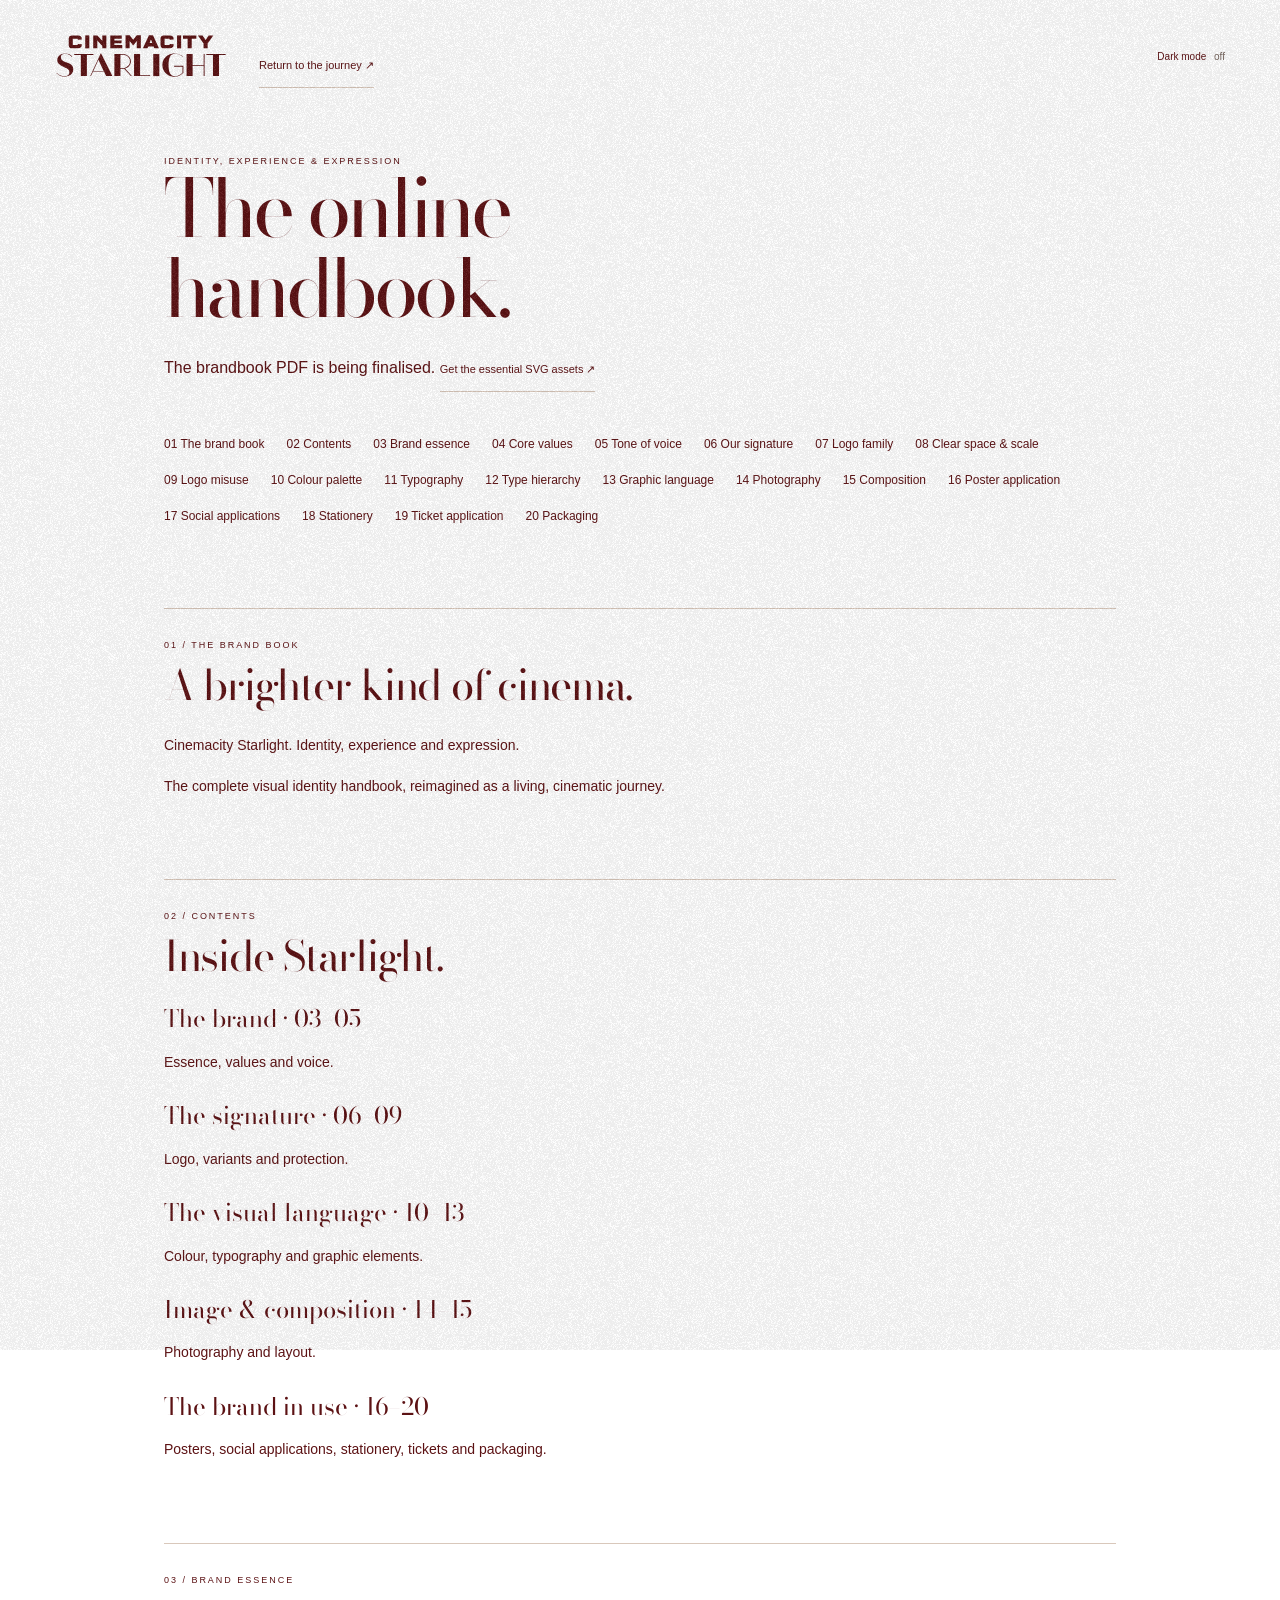
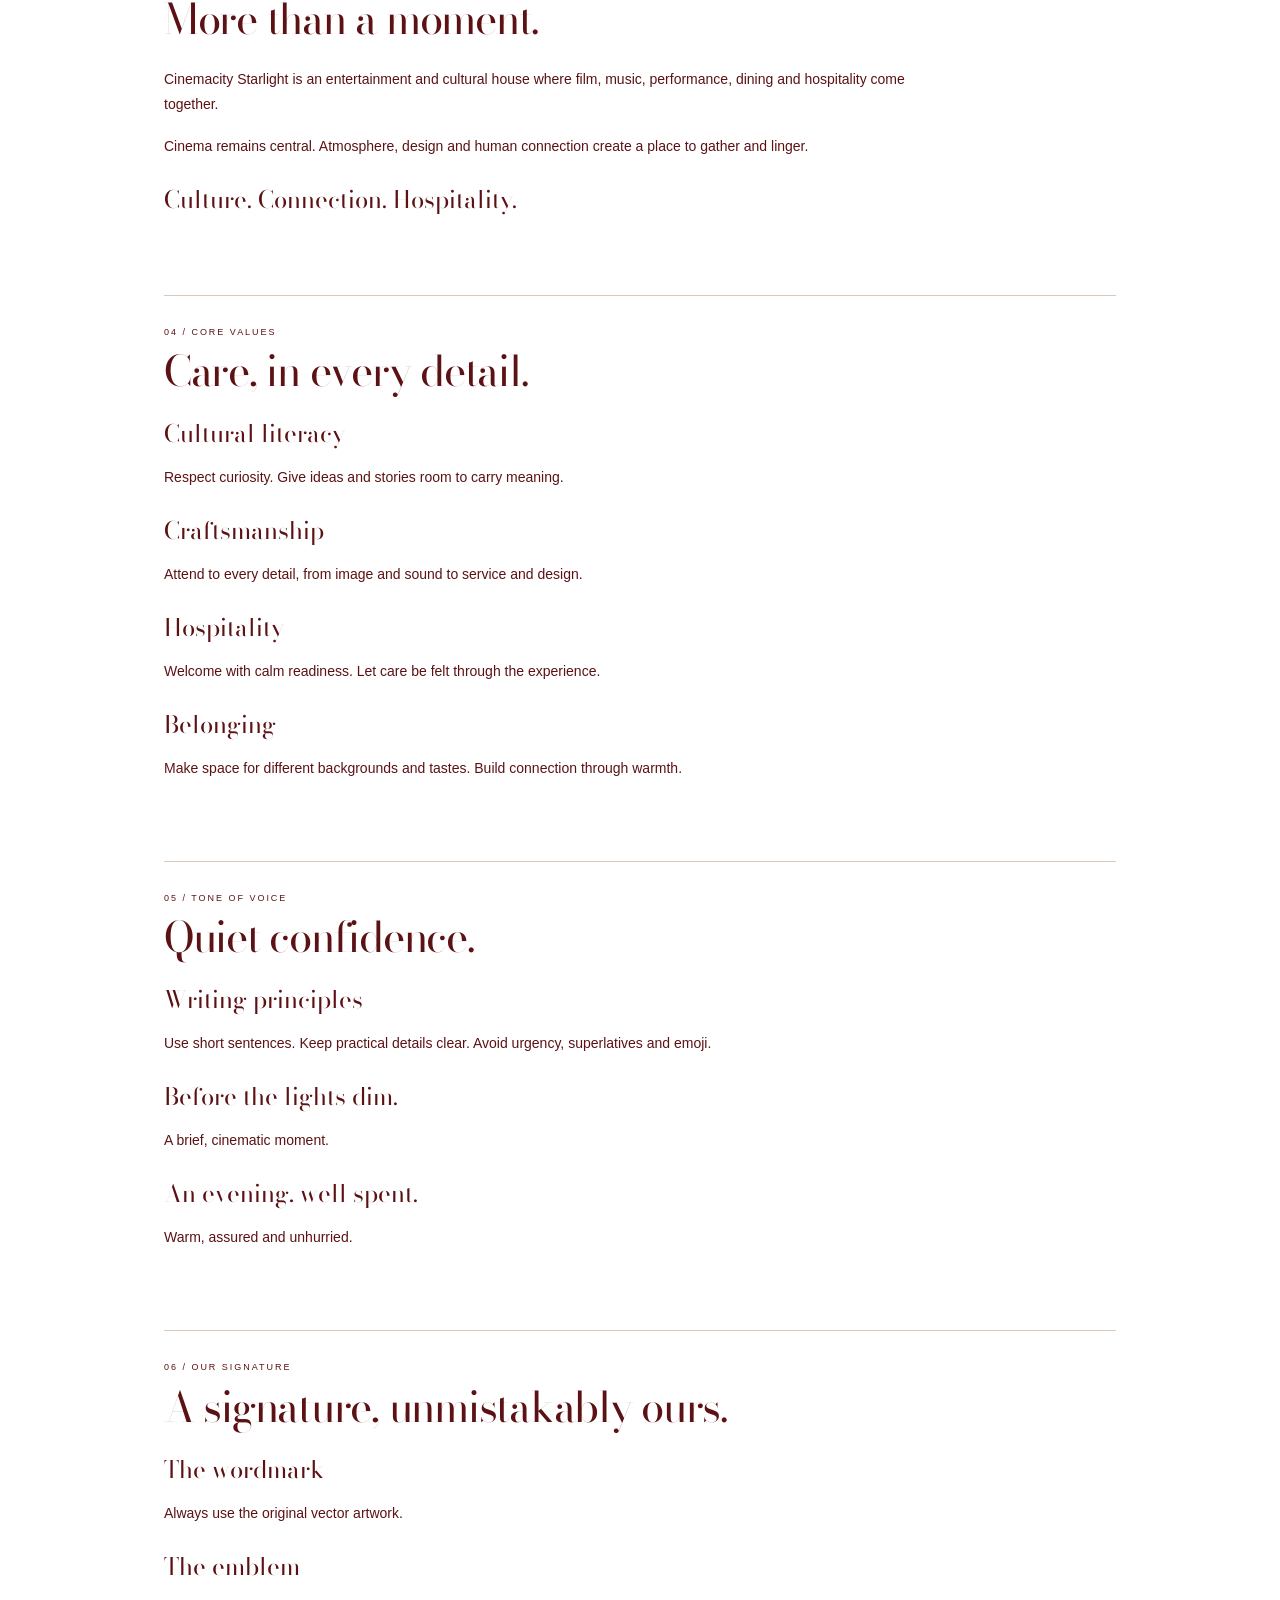
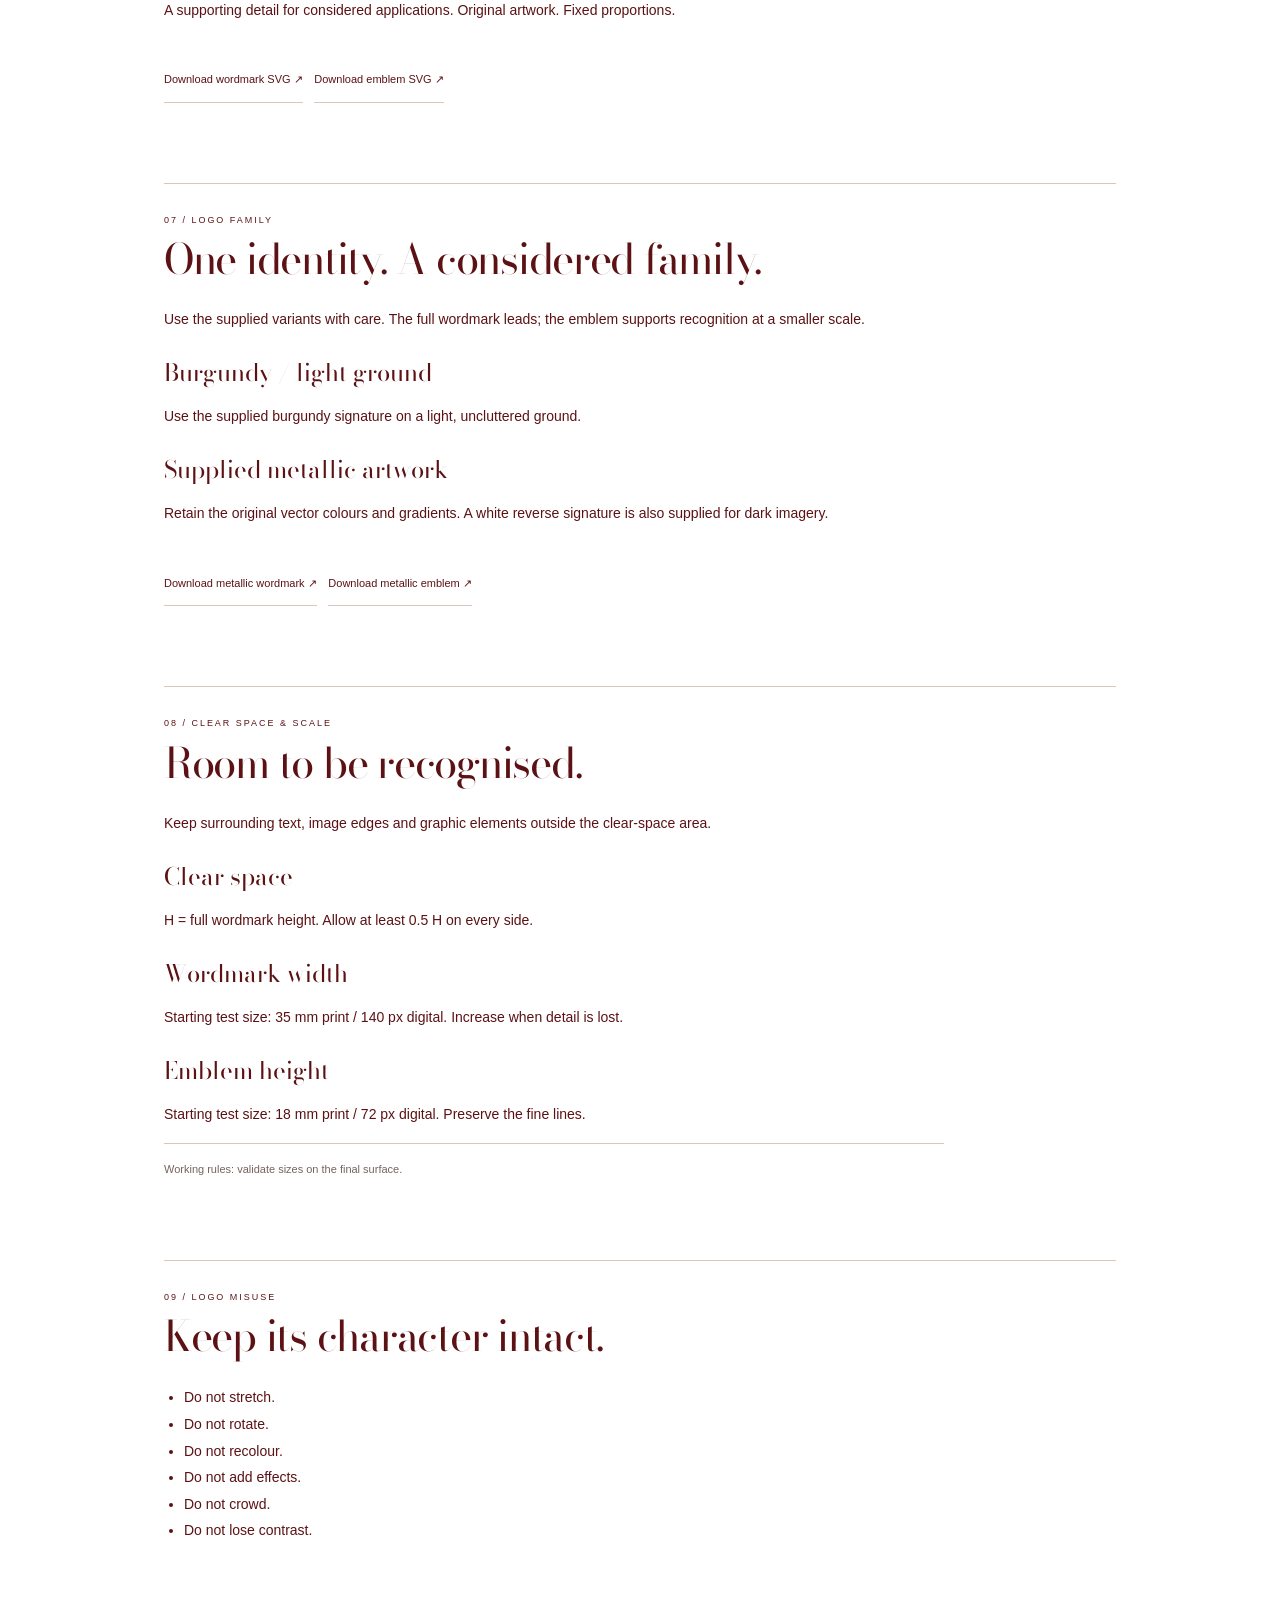
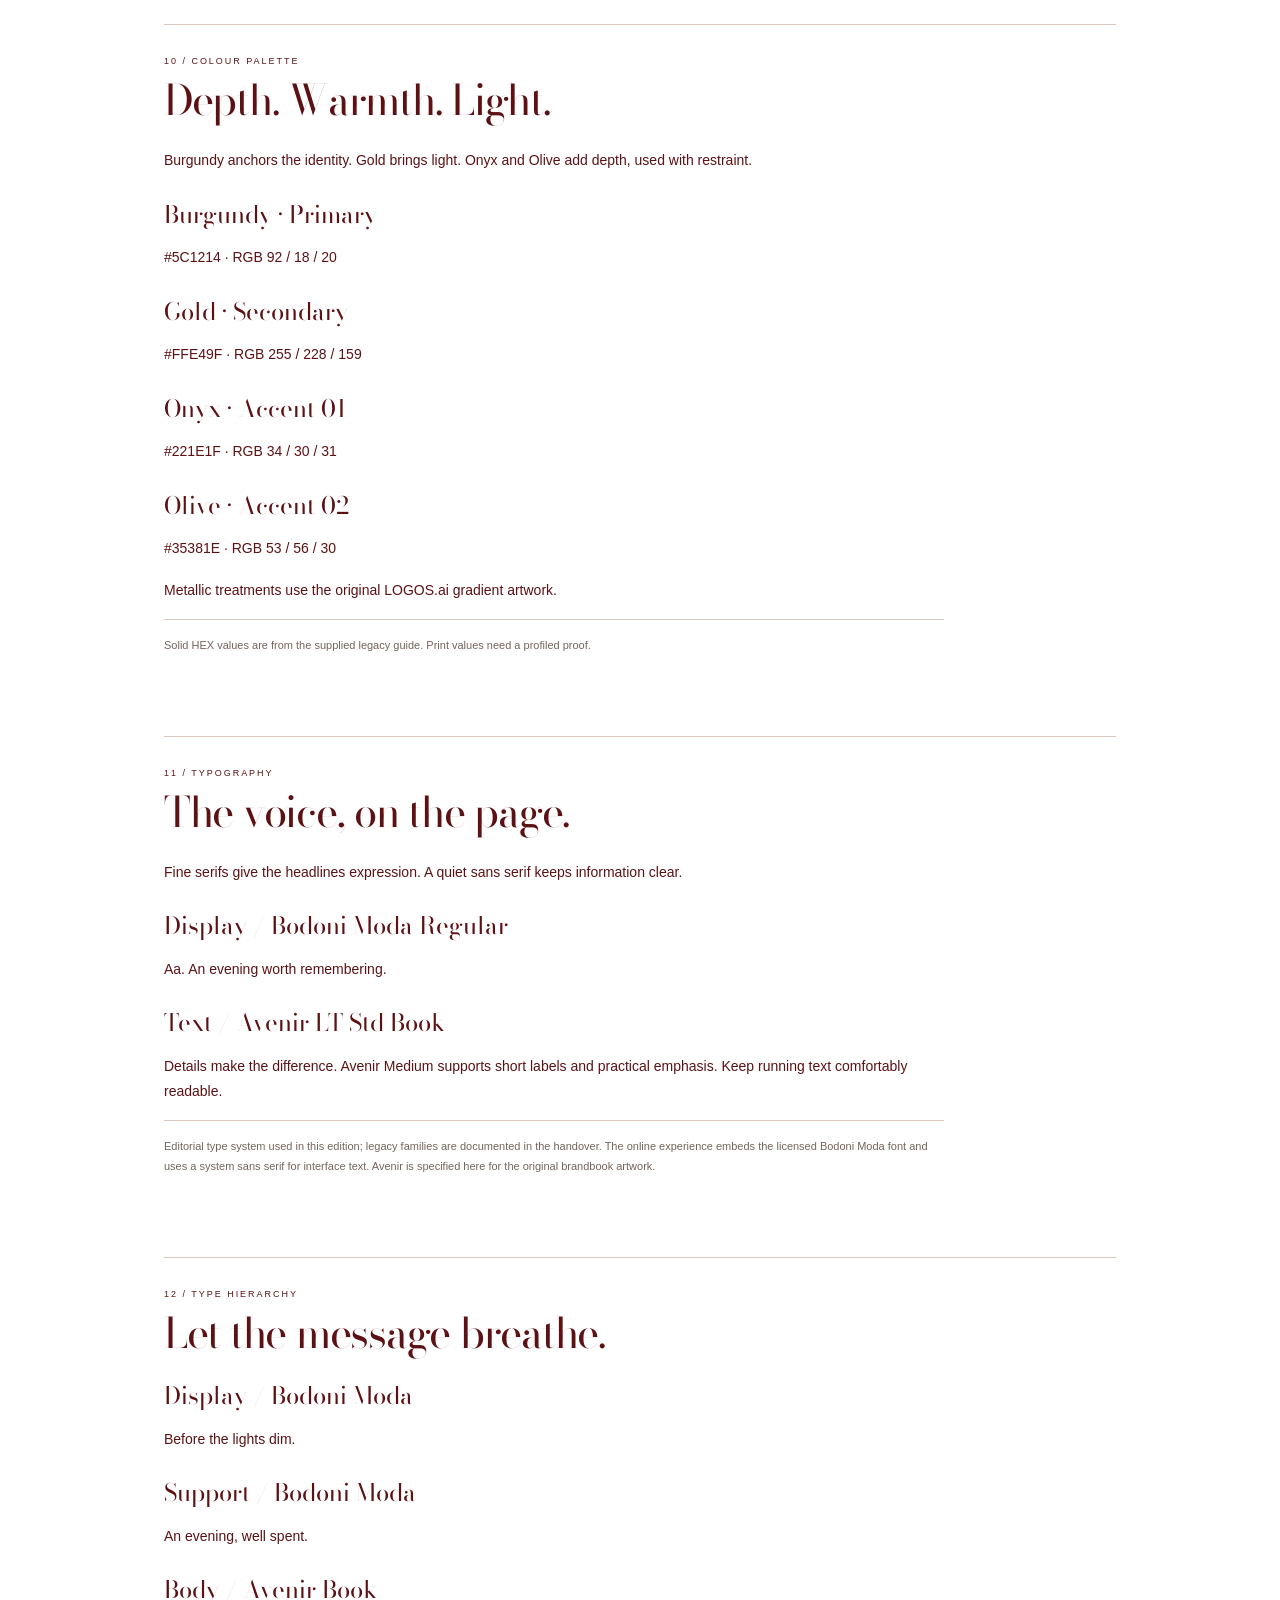
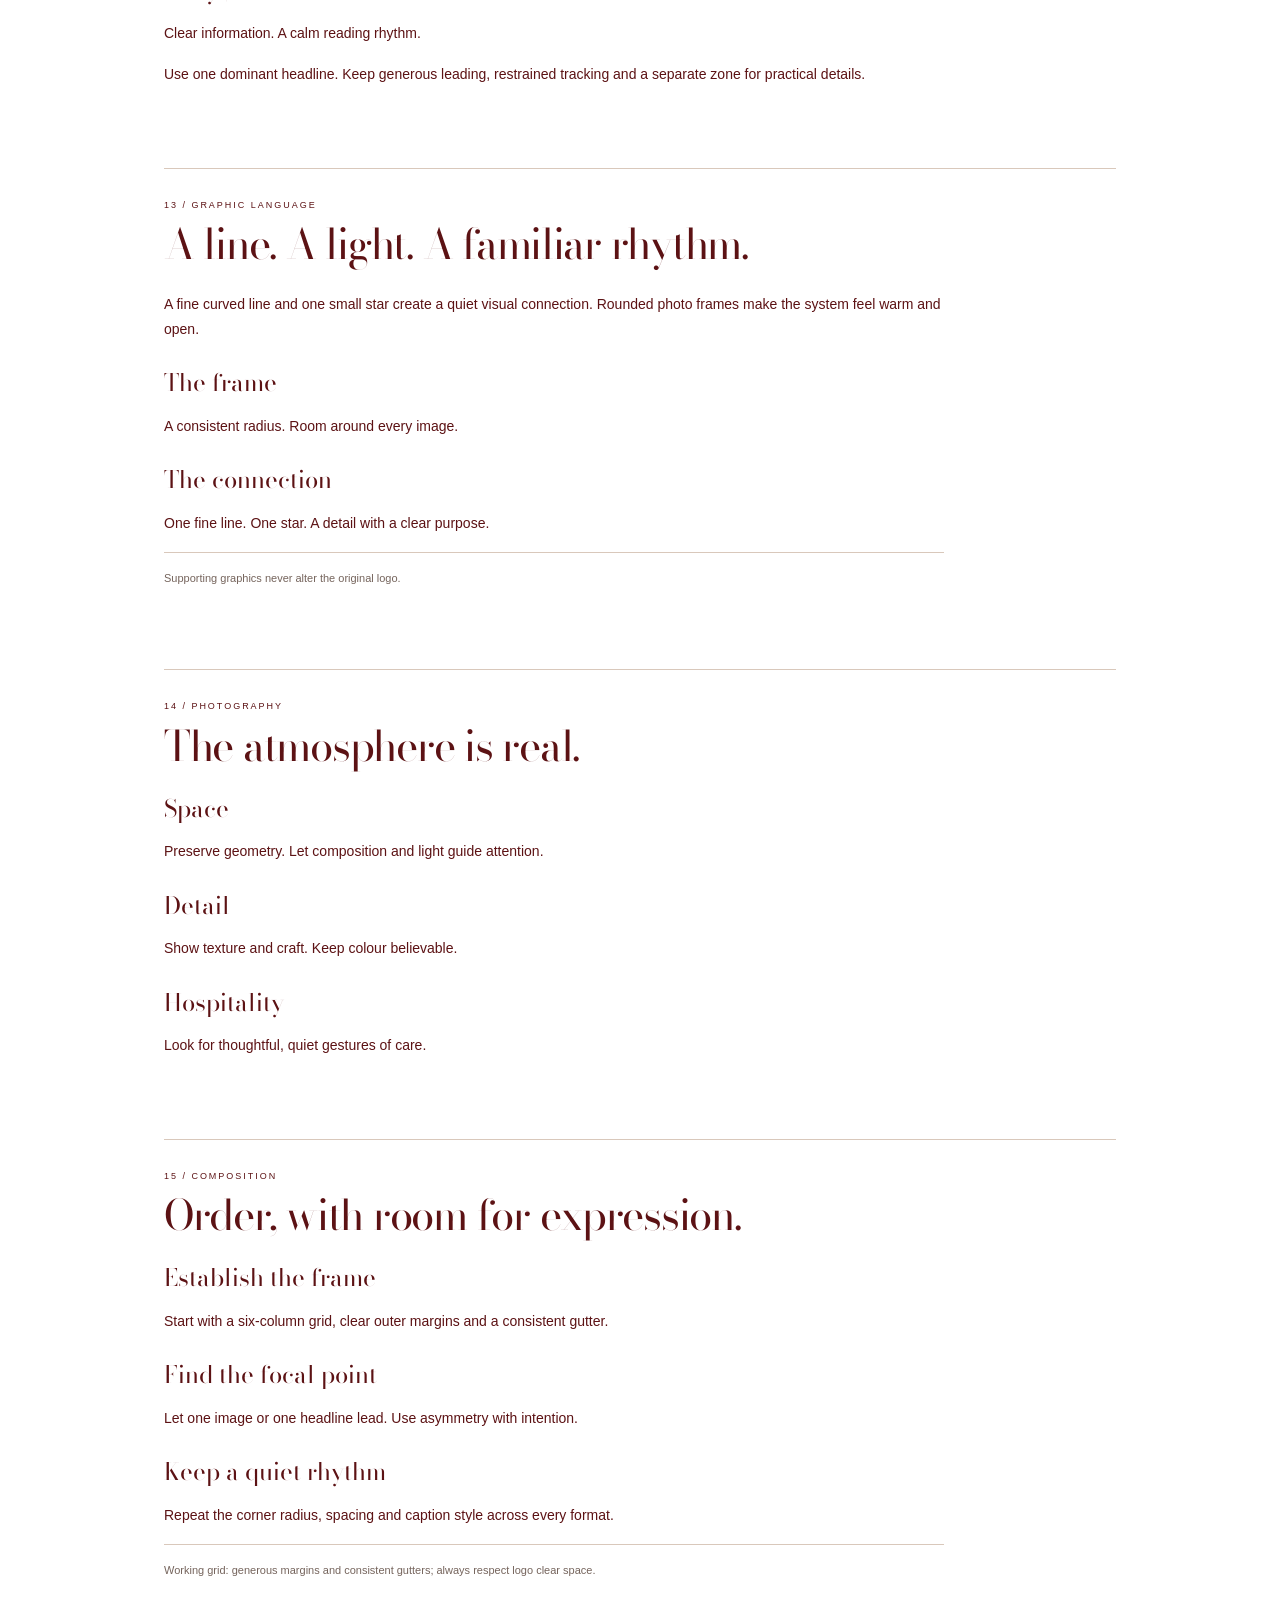
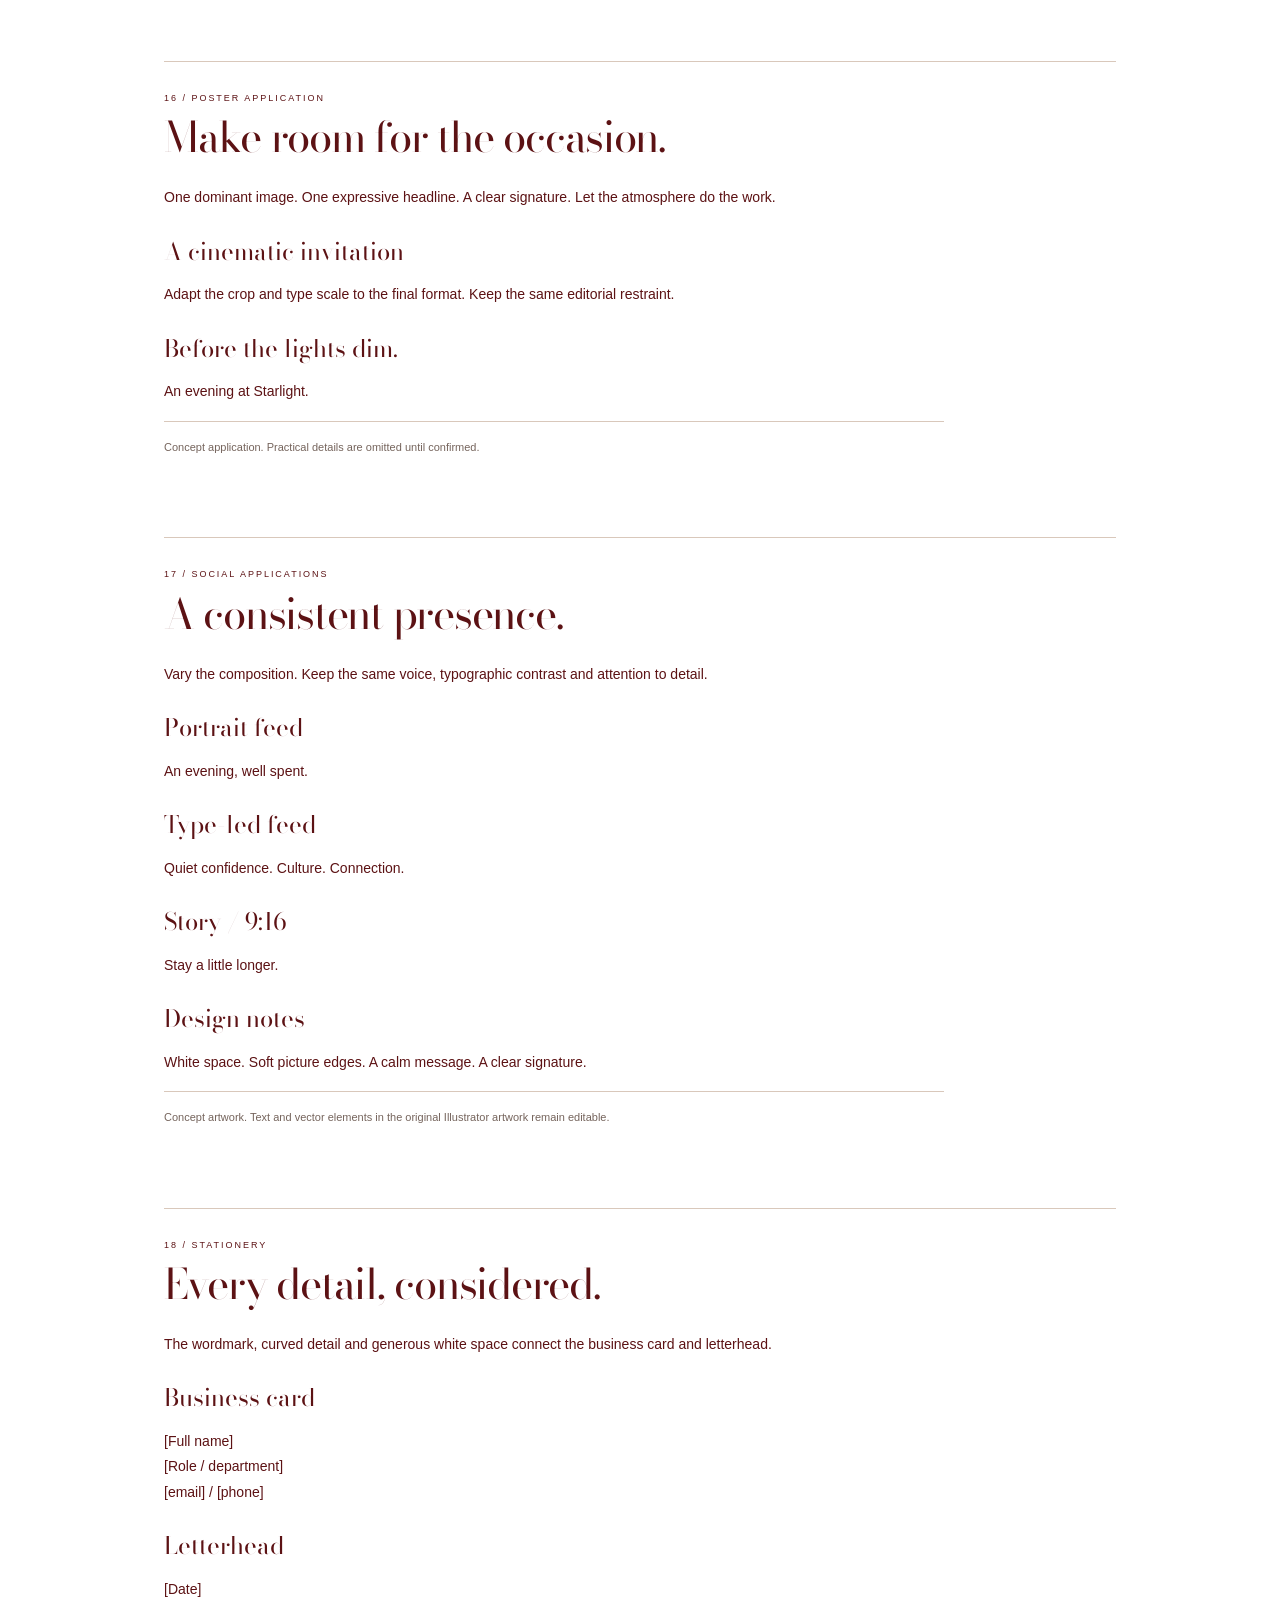
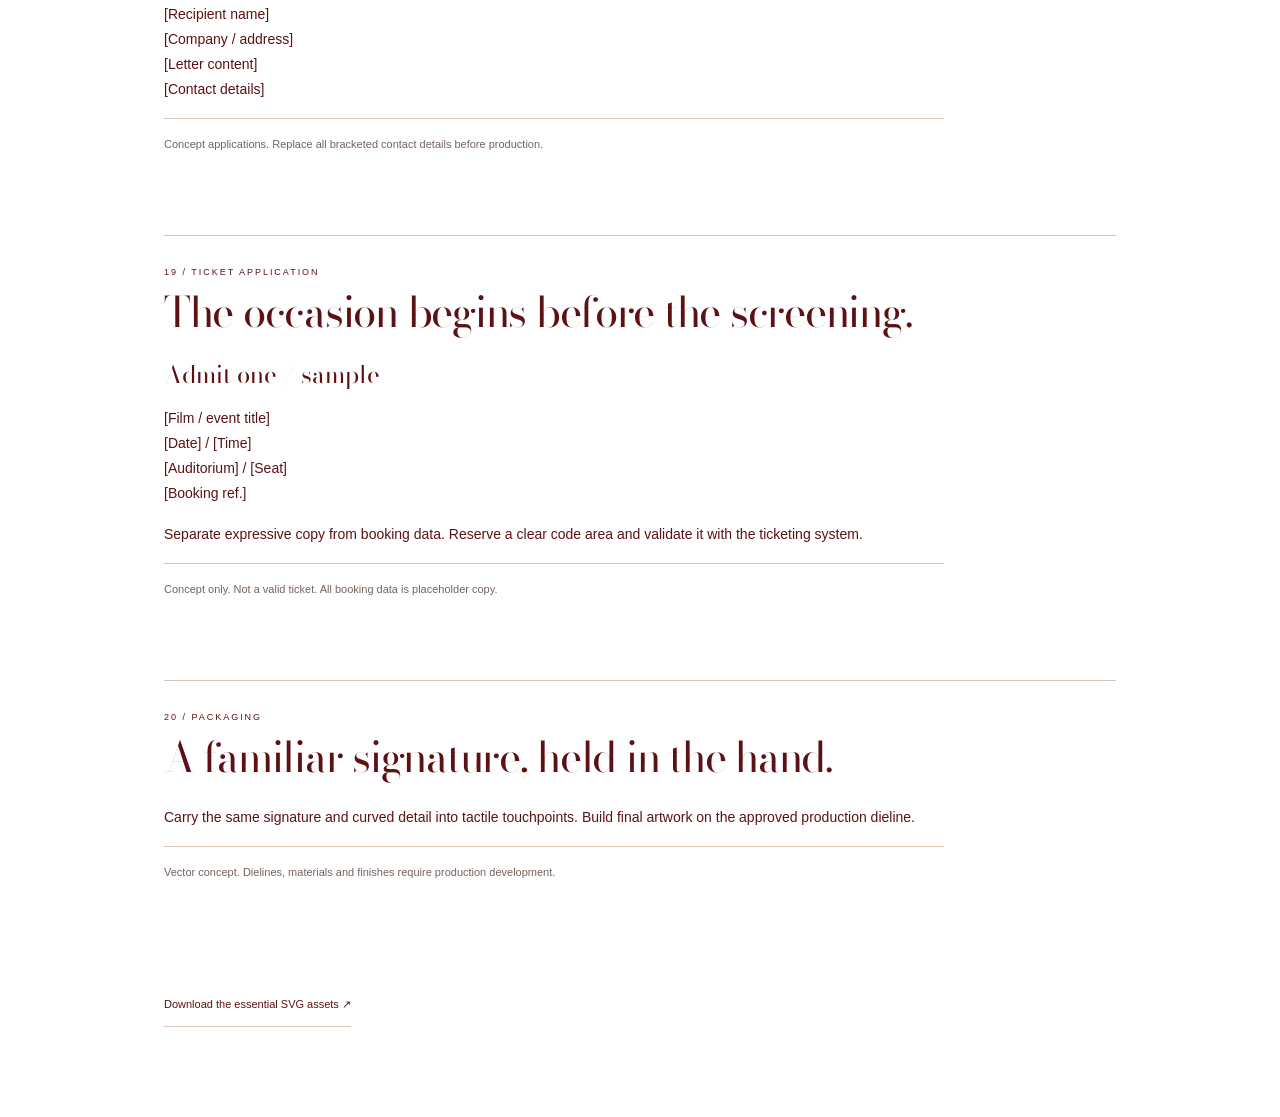
<file: handbook.html>
<!doctype html><html lang="en"><head><meta charset="utf-8"><meta name="viewport" content="width=device-width,initial-scale=1"><meta name="theme-color" content="#ffffff"><link rel="icon" href="assets/emblem.svg" type="image/svg+xml"><title>The Starlight Handbook</title><script src="theme.js"></script><link rel="stylesheet" href="style.css"><link rel="stylesheet" href="visuals.css"><link rel="stylesheet" href="grain.css"></head><body><div class="grain" aria-hidden="true"></div><header class="reader-header"><a class="brand" href="index.html"><img data-theme-logo data-light-src="assets/wordmark.svg" data-dark-src="assets/wordmark-gold.svg" src="assets/wordmark.svg" alt="Cinemacity Starlight"></a><a class="text-link" href="index.html">Return to the journey ↗</a><div class="header-tools"><button data-theme-toggle aria-pressed="false">Dark mode <span data-theme-state>off</span></button></div></header><main class="reader"><span class="tiny">IDENTITY, EXPERIENCE & EXPRESSION</span><h1>The online<br>handbook.</h1><p class="guide-copy note">The brandbook PDF is being finalised. <a class="text-link" href="assets.html">Get the essential SVG assets ↗</a></p><nav class="reader-nav" aria-label="Contents"><a href="#page-1">01 The brand book</a><a href="#page-2">02 Contents</a><a href="#page-3">03 Brand essence</a><a href="#page-4">04 Core values</a><a href="#page-5">05 Tone of voice</a><a href="#page-6">06 Our signature</a><a href="#page-7">07 Logo family</a><a href="#page-8">08 Clear space &amp; scale</a><a href="#page-9">09 Logo misuse</a><a href="#page-10">10 Colour palette</a><a href="#page-11">11 Typography</a><a href="#page-12">12 Type hierarchy</a><a href="#page-13">13 Graphic language</a><a href="#page-14">14 Photography</a><a href="#page-15">15 Composition</a><a href="#page-16">16 Poster application</a><a href="#page-17">17 Social applications</a><a href="#page-18">18 Stationery</a><a href="#page-19">19 Ticket application</a><a href="#page-20">20 Packaging</a></nav><article id="page-1"><span class="tiny">01 / THE BRAND BOOK</span><h2 class="guide-title">A brighter kind of cinema.</h2><div class="guide-copy"><p>Cinemacity Starlight. Identity, experience and expression.</p><p>The complete visual identity handbook, reimagined as a living, cinematic journey.</p></div></article><article id="page-2"><span class="tiny">02 / CONTENTS</span><h2 class="guide-title">Inside Starlight.</h2><div class="guide-copy"><h3>The brand · 03–05</h3><p>Essence, values and voice.</p><h3>The signature · 06–09</h3><p>Logo, variants and protection.</p><h3>The visual language · 10–13</h3><p>Colour, typography and graphic elements.</p><h3>Image & composition · 14–15</h3><p>Photography and layout.</p><h3>The brand in use · 16–20</h3><p>Posters, social applications, stationery, tickets and packaging.</p></div></article><article id="page-3"><span class="tiny">03 / BRAND ESSENCE</span><h2 class="guide-title">More than a moment.</h2><div class="guide-copy"><p>Cinemacity Starlight is an entertainment and cultural house where film, music, performance, dining and hospitality come together.</p><p>Cinema remains central. Atmosphere, design and human connection create a place to gather and linger.</p><h3>Culture. Connection. Hospitality.</h3></div></article><article id="page-4"><span class="tiny">04 / CORE VALUES</span><h2 class="guide-title">Care, in every detail.</h2><div class="guide-copy"><h3>Cultural literacy</h3><p>Respect curiosity. Give ideas and stories room to carry meaning.</p><h3>Craftsmanship</h3><p>Attend to every detail, from image and sound to service and design.</p><h3>Hospitality</h3><p>Welcome with calm readiness. Let care be felt through the experience.</p><h3>Belonging</h3><p>Make space for different backgrounds and tastes. Build connection through warmth.</p></div></article><article id="page-5"><span class="tiny">05 / TONE OF VOICE</span><h2 class="guide-title">Quiet confidence.</h2><div class="guide-copy"><h3>Writing principles</h3><p>Use short sentences. Keep practical details clear. Avoid urgency, superlatives and emoji.</p><h3>Before the lights dim.</h3><p>A brief, cinematic moment.</p><h3>An evening, well spent.</h3><p>Warm, assured and unhurried.</p></div></article><article id="page-6"><span class="tiny">06 / OUR SIGNATURE</span><h2 class="guide-title">A signature, unmistakably ours.</h2><div class="guide-copy"><h3>The wordmark</h3><p>Always use the original vector artwork.</p><h3>The emblem</h3><p>A supporting detail for considered applications. Original artwork. Fixed proportions.</p><p><a class="text-link" download href="assets/wordmark.svg">Download wordmark SVG ↗</a> &nbsp; <a class="text-link" download href="assets/emblem.svg">Download emblem SVG ↗</a></p></div></article><article id="page-7"><span class="tiny">07 / LOGO FAMILY</span><h2 class="guide-title">One identity. A considered family.</h2><div class="guide-copy"><p>Use the supplied variants with care. The full wordmark leads; the emblem supports recognition at a smaller scale.</p><h3>Burgundy / light ground</h3><p>Use the supplied burgundy signature on a light, uncluttered ground.</p><h3>Supplied metallic artwork</h3><p>Retain the original vector colours and gradients. A white reverse signature is also supplied for dark imagery.</p><p><a class="text-link" download href="assets/wordmark-gold.svg">Download metallic wordmark ↗</a> &nbsp; <a class="text-link" download href="assets/emblem-gold.svg">Download metallic emblem ↗</a></p></div></article><article id="page-8"><span class="tiny">08 / CLEAR SPACE &AMP; SCALE</span><h2 class="guide-title">Room to be recognised.</h2><div class="guide-copy"><p>Keep surrounding text, image edges and graphic elements outside the clear-space area.</p><h3>Clear space</h3><p>H = full wordmark height. Allow at least 0.5 H on every side.</p><h3>Wordmark width</h3><p>Starting test size: 35 mm print / 140 px digital. Increase when detail is lost.</p><h3>Emblem height</h3><p>Starting test size: 18 mm print / 72 px digital. Preserve the fine lines.</p><p class="note">Working rules: validate sizes on the final surface.</p></div></article><article id="page-9"><span class="tiny">09 / LOGO MISUSE</span><h2 class="guide-title">Keep its character intact.</h2><div class="guide-copy"><ul><li>Do not stretch.</li><li>Do not rotate.</li><li>Do not recolour.</li><li>Do not add effects.</li><li>Do not crowd.</li><li>Do not lose contrast.</li></ul></div></article><article id="page-10"><span class="tiny">10 / COLOUR PALETTE</span><h2 class="guide-title">Depth. Warmth. Light.</h2><div class="guide-copy"><p>Burgundy anchors the identity. Gold brings light. Onyx and Olive add depth, used with restraint.</p><h3>Burgundy · Primary</h3><p>#5C1214 · RGB 92 / 18 / 20</p><h3>Gold · Secondary</h3><p>#FFE49F · RGB 255 / 228 / 159</p><h3>Onyx · Accent 01</h3><p>#221E1F · RGB 34 / 30 / 31</p><h3>Olive · Accent 02</h3><p>#35381E · RGB 53 / 56 / 30</p><p>Metallic treatments use the original LOGOS.ai gradient artwork.</p><p class="note">Solid HEX values are from the supplied legacy guide. Print values need a profiled proof.</p></div></article><article id="page-11"><span class="tiny">11 / TYPOGRAPHY</span><h2 class="guide-title">The voice, on the page.</h2><div class="guide-copy"><p>Fine serifs give the headlines expression. A quiet sans serif keeps information clear.</p><h3>Display / Bodoni Moda Regular</h3><p>Aa. An evening worth remembering.</p><h3>Text / Avenir LT Std Book</h3><p>Details make the difference. Avenir Medium supports short labels and practical emphasis. Keep running text comfortably readable.</p><p class="note">Editorial type system used in this edition; legacy families are documented in the handover. The online experience embeds the licensed Bodoni Moda font and uses a system sans serif for interface text. Avenir is specified here for the original brandbook artwork.</p></div></article><article id="page-12"><span class="tiny">12 / TYPE HIERARCHY</span><h2 class="guide-title">Let the message breathe.</h2><div class="guide-copy"><h3>Display / Bodoni Moda</h3><p>Before the lights dim.</p><h3>Support / Bodoni Moda</h3><p>An evening, well spent.</p><h3>Body / Avenir Book</h3><p>Clear information. A calm reading rhythm.</p><p>Use one dominant headline. Keep generous leading, restrained tracking and a separate zone for practical details.</p></div></article><article id="page-13"><span class="tiny">13 / GRAPHIC LANGUAGE</span><h2 class="guide-title">A line. A light. A familiar rhythm.</h2><div class="guide-copy"><p>A fine curved line and one small star create a quiet visual connection. Rounded photo frames make the system feel warm and open.</p><h3>The frame</h3><p>A consistent radius. Room around every image.</p><h3>The connection</h3><p>One fine line. One star. A detail with a clear purpose.</p><p class="note">Supporting graphics never alter the original logo.</p></div></article><article id="page-14"><span class="tiny">14 / PHOTOGRAPHY</span><h2 class="guide-title">The atmosphere is real.</h2><div class="guide-copy"><h3>Space</h3><p>Preserve geometry. Let composition and light guide attention.</p><h3>Detail</h3><p>Show texture and craft. Keep colour believable.</p><h3>Hospitality</h3><p>Look for thoughtful, quiet gestures of care.</p></div></article><article id="page-15"><span class="tiny">15 / COMPOSITION</span><h2 class="guide-title">Order, with room for expression.</h2><div class="guide-copy"><h3>Establish the frame</h3><p>Start with a six-column grid, clear outer margins and a consistent gutter.</p><h3>Find the focal point</h3><p>Let one image or one headline lead. Use asymmetry with intention.</p><h3>Keep a quiet rhythm</h3><p>Repeat the corner radius, spacing and caption style across every format.</p><p class="note">Working grid: generous margins and consistent gutters; always respect logo clear space.</p></div></article><article id="page-16"><span class="tiny">16 / POSTER APPLICATION</span><h2 class="guide-title">Make room for the occasion.</h2><div class="guide-copy"><p>One dominant image. One expressive headline. A clear signature. Let the atmosphere do the work.</p><h3>A cinematic invitation</h3><p>Adapt the crop and type scale to the final format. Keep the same editorial restraint.</p><h3>Before the lights dim.</h3><p>An evening at Starlight.</p><p class="note">Concept application. Practical details are omitted until confirmed.</p></div></article><article id="page-17"><span class="tiny">17 / SOCIAL APPLICATIONS</span><h2 class="guide-title">A consistent presence.</h2><div class="guide-copy"><p>Vary the composition. Keep the same voice, typographic contrast and attention to detail.</p><h3>Portrait feed</h3><p>An evening, well spent.</p><h3>Type-led feed</h3><p>Quiet confidence. Culture. Connection.</p><h3>Story / 9:16</h3><p>Stay a little longer.</p><h3>Design notes</h3><p>White space. Soft picture edges. A calm message. A clear signature.</p><p class="note">Concept artwork. Text and vector elements in the original Illustrator artwork remain editable.</p></div></article><article id="page-18"><span class="tiny">18 / STATIONERY</span><h2 class="guide-title">Every detail, considered.</h2><div class="guide-copy"><p>The wordmark, curved detail and generous white space connect the business card and letterhead.</p><h3>Business card</h3><p>[Full name]<br>[Role / department]<br>[email] / [phone]</p><h3>Letterhead</h3><p>[Date]<br>[Recipient name]<br>[Company / address]<br>[Letter content]<br>[Contact details]</p><p class="note">Concept applications. Replace all bracketed contact details before production.</p></div></article><article id="page-19"><span class="tiny">19 / TICKET APPLICATION</span><h2 class="guide-title">The occasion begins before the screening.</h2><div class="guide-copy"><h3>Admit one / sample</h3><p>[Film / event title]<br>[Date] / [Time]<br>[Auditorium] / [Seat]<br>[Booking ref.]</p><p>Separate expressive copy from booking data. Reserve a clear code area and validate it with the ticketing system.</p><p class="note">Concept only. Not a valid ticket. All booking data is placeholder copy.</p></div></article><article id="page-20"><span class="tiny">20 / PACKAGING</span><h2 class="guide-title">A familiar signature, held in the hand.</h2><div class="guide-copy"><p>Carry the same signature and curved detail into tactile touchpoints. Build final artwork on the approved production dieline.</p><p class="note">Vector concept. Dielines, materials and finishes require production development.</p></div></article><a class="text-link" href="assets.html">Download the essential SVG assets ↗</a></main></body></html>
</file>
<file: scrollcraft.css>
/* ============================================================================
   scrollcraft.css: the taste floor
   ----------------------------------------------------------------------------
   Two layers, and the split matters:

     TOKENS   what you override per brand. Colour roles, the type ramp, the
              spacing scale, elevation, motion. A brand is ~12 values.
     DEVICES  what the engine drives. Do not restyle these to taste; they are
              the mechanism. Style your own markup instead.

   Nothing here draws a "component". There are no card, badge, or pill classes,
   because a stylesheet that ships those is how every page built on it ends up
   with the same shapes. You get a floor and a vocabulary; the composition is
   yours.
   ========================================================================== */

/* ---------------------------------------------------------------- tokens -- */
:root {
  /* --- colour roles. Override these six and the page is rebranded. -------- */
  --sc-canvas:      #08090b;   /* the page ground. Drift interpolates this.   */
  --sc-surface:     #101217;   /* anything raised off the ground             */
  --sc-ink:         #f4f2ef;   /* primary text                               */
  --sc-ink-soft:    #9a9ba1;   /* secondary text. Tinted, never flat gray.   */
  --sc-accent:      #d8ff3e;   /* ONE accent. It owns a region, not confetti. */
  --sc-accent-ink:  #08090b;   /* text that sits on the accent               */

  --sc-hairline:    color-mix(in oklab, var(--sc-ink) 12%, transparent);
  --sc-hairline-strong: color-mix(in oklab, var(--sc-ink) 22%, transparent);

  /* --- type. Two families max. Display carries voice, text carries prose. - */
  --sc-font-display: "Instrument Sans", "Geist", system-ui, sans-serif;
  --sc-font-text:    "Geist", system-ui, sans-serif;
  --sc-font-mono:    "Geist Mono", ui-monospace, monospace;

  /* Fluid ramp. Tracking tightens as size grows because a face set at 6rem
     with 0 tracking reads loose; this is optical correction, not decoration. */
  --sc-t-xs:   clamp(0.75rem, 0.72rem + 0.15vw, 0.82rem);
  --sc-t-sm:   clamp(0.875rem, 0.84rem + 0.18vw, 0.95rem);
  --sc-t-base: clamp(1rem, 0.96rem + 0.22vw, 1.125rem);
  --sc-t-lg:   clamp(1.2rem, 1.1rem + 0.5vw, 1.5rem);
  --sc-t-xl:   clamp(1.6rem, 1.35rem + 1.2vw, 2.25rem);
  --sc-t-2xl:  clamp(2.1rem, 1.6rem + 2.4vw, 3.4rem);
  --sc-t-3xl:  clamp(2.8rem, 1.9rem + 4.2vw, 5rem);
  --sc-t-4xl:  clamp(3.4rem, 1.9rem + 6.6vw, 7.5rem);

  --sc-track-tight:  -0.035em;
  --sc-track-snug:   -0.02em;
  --sc-track-normal: -0.005em;
  --sc-track-wide:    0.08em;

  --sc-leading-none: 0.94;
  --sc-leading-tight: 1.06;
  --sc-leading-body: 1.62;

  --sc-measure: 62ch;

  /* --- space. 4px base: the useful middle steps an 8-only scale misses. --- */
  --sc-1: 0.25rem;  --sc-2: 0.5rem;   --sc-3: 0.75rem;  --sc-4: 1rem;
  --sc-5: 1.5rem;   --sc-6: 2rem;     --sc-7: 3rem;     --sc-8: 4rem;
  --sc-9: 6rem;     --sc-10: 8rem;    --sc-11: 12rem;

  /* Section rhythm is fluid so a phone doesn't inherit desktop air. */
  --sc-section: clamp(4.5rem, 9vw, 11rem);
  --sc-gutter:  clamp(1.25rem, 5vw, 5.5rem);
  --sc-maxw:    82rem;

  /* --- radius. Pick one scale for the page and hold it. ------------------- */
  --sc-r-sm: 6px;  --sc-r-md: 12px;  --sc-r-lg: 20px;  --sc-r-pill: 999px;

  /* --- elevation. Every shadow has an offset AND a soft blur, and is tinted
         to the canvas hue. A zero-offset coloured halo is decoration, not
         depth, so there isn't one here. ---------------------------------- */
  --sc-shadow-color: 220 40% 2%;
  --sc-e1: 0 1px 2px hsl(var(--sc-shadow-color) / 0.28),
           0 2px 6px -1px hsl(var(--sc-shadow-color) / 0.20);
  --sc-e2: 0 2px 4px hsl(var(--sc-shadow-color) / 0.24),
           0 8px 18px -4px hsl(var(--sc-shadow-color) / 0.30);
  --sc-e3: 0 4px 8px hsl(var(--sc-shadow-color) / 0.22),
           0 18px 40px -8px hsl(var(--sc-shadow-color) / 0.38),
           0 48px 90px -24px hsl(var(--sc-shadow-color) / 0.30);

  /* Edge light: a 1px top highlight sells a raised surface better than any
     amount of blur, because real raised things catch light on their lip. */
  --sc-edge: inset 0 1px 0 color-mix(in oklab, var(--sc-ink) 10%, transparent);

  /* --- motion. Built-in CSS easings are too weak for UI. ------------------ */
  --sc-ease-out:    cubic-bezier(0.23, 1, 0.32, 1);
  --sc-ease-in-out: cubic-bezier(0.77, 0, 0.175, 1);
  --sc-ease-drawer: cubic-bezier(0.32, 0.72, 0, 1);
  --sc-d-fast: 160ms;  --sc-d-base: 240ms;  --sc-d-slow: 420ms;

  --sc-z-stage: 1; --sc-z-copy: 20; --sc-z-chrome: 60;
}

/* --------------------------------------------------------------- reset -- */
*, *::before, *::after { box-sizing: border-box; }
html { -webkit-text-size-adjust: 100%; scroll-behavior: smooth; }
@media (prefers-reduced-motion: reduce) { html { scroll-behavior: auto; } }

body {
  margin: 0;
  background: var(--sc-canvas);
  color: var(--sc-ink);
  font-family: var(--sc-font-text);
  font-size: var(--sc-t-base);
  line-height: var(--sc-leading-body);
  letter-spacing: var(--sc-track-normal);
  -webkit-font-smoothing: antialiased;
  text-rendering: optimizeLegibility;
  font-synthesis-weight: none;
  overflow-x: clip;
}
img, video, canvas, svg { display: block; max-width: 100%; }
button, input, select, textarea { font: inherit; color: inherit; }

/* ------------------------------------------------- the browser surfaces --
   The parts you did not draw still carry the design. Selection, caret, focus
   ring, scrollbar and tabular numerals all ship with defaults that belong to no
   design system. Theming them is the cheapest signal that a page was built
   rather than assembled, and it is the step that gets skipped most reliably. */
::selection { background: var(--sc-accent); color: var(--sc-accent-ink); }
:root { caret-color: var(--sc-accent); accent-color: var(--sc-accent); }
:focus-visible {
  outline: 2px solid var(--sc-accent);
  outline-offset: 3px;
  border-radius: var(--sc-r-sm);
}
:where(a) { color: inherit; text-decoration-thickness: 1px; text-underline-offset: 0.22em; }
@supports (scrollbar-color: auto) {
  html { scrollbar-color: color-mix(in oklab, var(--sc-ink) 26%, transparent) transparent; scrollbar-width: thin; }
}
:where(table, .sc-nums, [data-sc-count]) { font-variant-numeric: tabular-nums; }

/* ----------------------------------------------------------- typography -- */
.sc-display {
  font-family: var(--sc-font-display);
  font-weight: 500;
  line-height: var(--sc-leading-none);
  letter-spacing: var(--sc-track-tight);
  text-wrap: balance;
  margin: 0;
}
.sc-display--xl { font-size: var(--sc-t-4xl); }
.sc-display--lg { font-size: var(--sc-t-3xl); }
.sc-display--md { font-size: var(--sc-t-2xl); letter-spacing: var(--sc-track-snug); }
.sc-lede {
  font-size: var(--sc-t-lg);
  line-height: 1.44;
  letter-spacing: var(--sc-track-snug);
  color: var(--sc-ink);
  max-width: 46ch;
  text-wrap: pretty;
  margin: 0;
}
.sc-body { max-width: var(--sc-measure); color: var(--sc-ink-soft); text-wrap: pretty; margin: 0; }
.sc-label {
  font-family: var(--sc-font-mono);
  font-size: var(--sc-t-xs);
  letter-spacing: var(--sc-track-wide);
  text-transform: uppercase;
  color: var(--sc-ink-soft);
}

/* ---------------------------------------------------------------- layout -- */
.sc-wrap { width: 100%; max-width: var(--sc-maxw); margin-inline: auto; padding-inline: var(--sc-gutter); }
.sc-section { padding-block: var(--sc-section); }
/* More space above a heading than below it: the gap belongs to the boundary,
   not to the pair. */
.sc-stack > * + * { margin-top: var(--sc-4); }
.sc-stack > :is(h1,h2,h3) { margin-top: var(--sc-7); }
.sc-stack > :is(h1,h2,h3):first-child { margin-top: 0; }
.sc-rule { height: 1px; border: 0; background: var(--sc-hairline); margin: 0; }

/* =============================================================== DEVICES ==
   Driven by the engine. Restyle your own markup, not these.                */

.sc-act--pinned { position: relative; }
.sc-stage {
  position: sticky; top: 0;
  height: 100vh; height: 100svh;
  overflow: clip;
  z-index: var(--sc-z-stage);
}

/* scrub / sequence media */
.sc-stage :is(video[data-sc-scrub], canvas[data-sc-sequence], .sc-stage__poster) {
  position: absolute; inset: 0;
  width: 100%; height: 100%;
  object-fit: cover;
}
video[data-sc-scrub] { opacity: 0; transition: opacity 380ms var(--sc-ease-out); }
.sc-has-clip video[data-sc-scrub] { opacity: 1; }
/* The poster is a live frame-holder, not a placeholder: it stays up until a
   real video frame has painted, which is what stops the blank-stage flash. */
.sc-stage__poster { z-index: 0; transition: opacity 380ms var(--sc-ease-out); }
.sc-has-clip .sc-stage__poster { opacity: 0; }

/* A scrim only where text sits. A full-frame darkening layer flattens the
   image everywhere to fix contrast in one corner. */
.sc-scrim {
  position: absolute; inset: 0; pointer-events: none; z-index: 1;
  background: linear-gradient(
    var(--sc-scrim-angle, 180deg),
    color-mix(in oklab, var(--sc-canvas) var(--sc-scrim-a, 78%), transparent) 0%,
    color-mix(in oklab, var(--sc-canvas) 30%, transparent) 42%,
    transparent 68%);
}
/* Point the scrim at the copy. A scrim gradient that darkens the top while the
   copy sits at the bottom fixes contrast nowhere and flattens the image
   everywhere, which is the most common way text-over-video goes wrong. */
.sc-scrim--bottom { --sc-scrim-angle: 0deg; }
.sc-scrim--left   { --sc-scrim-angle: 90deg; }
.sc-scrim--right  { --sc-scrim-angle: 270deg; }

/* Corner scrims, for copy anchored to a corner. An edge gradient has to darken
   a whole band across the frame to cover one corner; a corner gradient puts the
   density where the text is and leaves the rest of the image alone. Pair with
   .sc-copy--lead / .sc-copy--trail. */
.sc-scrim--lead {
  background: linear-gradient(to top right,
    color-mix(in oklab, var(--sc-canvas) 94%, transparent) 0%,
    color-mix(in oklab, var(--sc-canvas) 72%, transparent) 30%,
    color-mix(in oklab, var(--sc-canvas) 30%, transparent) 52%,
    transparent 72%);
}
.sc-scrim--trail {
  background: linear-gradient(to top left,
    color-mix(in oklab, var(--sc-canvas) 94%, transparent) 0%,
    color-mix(in oklab, var(--sc-canvas) 72%, transparent) 30%,
    color-mix(in oklab, var(--sc-canvas) 30%, transparent) 52%,
    transparent 72%);
}
/* A band across the bottom, for copy that spans the full width of the frame.
   That is what both corner anchors become below 860px, and it is also the right
   shape whenever the copy block is wider than a corner. */
.sc-scrim--band {
  background: linear-gradient(to top,
    color-mix(in oklab, var(--sc-canvas) 94%, transparent) 0%,
    color-mix(in oklab, var(--sc-canvas) 74%, transparent) 22%,
    color-mix(in oklab, var(--sc-canvas) 30%, transparent) 42%,
    transparent 58%);
}
.sc-scrim--vignette {
  background: radial-gradient(120% 90% at 50% 45%, transparent 40%,
              color-mix(in oklab, var(--sc-canvas) 70%, transparent) 100%);
}

/* copy over a stage.
   max-width is in rem, never ch. A `ch` on this container resolves against the
   CONTAINER's font-size (body size), not the display size of the heading inside
   it, so `max-width: 20ch` here silently produces a ~180px column and wraps a
   hero headline to six lines. Set a ch measure on the text element itself. */
.sc-copy {
  position: absolute; z-index: var(--sc-z-copy);
  inset-inline: var(--sc-gutter);
  max-width: min(46rem, 76vw);
  will-change: opacity, transform;
}
.sc-copy--lead   { left: var(--sc-gutter); bottom: clamp(3rem, 12vh, 9rem); }
/* inset-inline FIRST. It is the shorthand for left+right, so declaring it after
   `left: 50%` resets left to auto and the block drifts off the left edge. */
.sc-copy--center { inset-inline: auto; left: 50%; top: 50%; translate: -50% -50%; text-align: center; }
.sc-copy--trail  { inset-inline: auto; right: var(--sc-gutter); bottom: clamp(3rem, 12vh, 9rem); text-align: right; }

/* cue defaults: the engine writes opacity/transform inline, these are the
   pre-paint state so nothing flashes before the first read() */
[data-sc-cue] { opacity: 0; will-change: opacity, transform; }
.sc-ready [data-sc-cue] { transition: none; }

/* kinetic split */
.sc-split { display: inline-block; overflow: hidden; vertical-align: top; }
/* Descenders live below the baseline; a line mask clipped to the line box eats
   the tails off g, y, p, j. The padding buys them room back. */
.sc-split--line { display: block; padding-bottom: 0.14em; margin-bottom: -0.14em; }
.sc-split__i { display: inline-block; will-change: transform, opacity; }
.sc-is-split { opacity: 1 !important; }

/* horizontal rail */
[data-sc-pan] { display: flex; will-change: transform; }

/* reveal + parallax */
[data-sc-reveal] { will-change: clip-path; }
[data-sc-parallax] { will-change: transform; }

/* flow reveal (fires once) */
[data-sc-in], [data-sc-stagger] > * {
  opacity: 0;
  transform: translate3d(0, 14px, 0);
  transition: opacity 620ms var(--sc-ease-out), transform 620ms var(--sc-ease-out);
}
[data-sc-in].sc-in, [data-sc-stagger] > .sc-in { opacity: 1; transform: none; }

/* pointer devices */
[data-sc-tilt] { transform-style: preserve-3d; will-change: transform; }
[data-sc-magnet] { will-change: transform; }
/* isolation always; position only if nothing more specific already set it.
   Written with :where() (zero specificity) on purpose: a plain `position:
   relative` here has the same weight as `.sc-stage` and, being later in the
   file, silently wins. A stage carrying both attributes then stops being
   sticky and the whole act scrolls away instead of pinning. */
[data-sc-spotlight] { isolation: isolate; }
:where([data-sc-spotlight]) { position: relative; }
[data-sc-spotlight]::after {
  content: ""; position: absolute; inset: 0; pointer-events: none; z-index: 2;
  background: radial-gradient(
    28rem 28rem at calc(var(--sc-mx, 0.5) * 100%) calc(var(--sc-my, 0.5) * 100%),
    color-mix(in oklab, var(--sc-accent) 16%, transparent), transparent 70%);
  opacity: 0; transition: opacity var(--sc-d-slow) var(--sc-ease-out);
}
[data-sc-spotlight]:hover::after { opacity: 1; }

/* =========================================================== WORLDFLIGHT ==
   One fixed stage for the whole page. The only thing in document flow is the
   spacer, and it is empty. If you find yourself adding a section here, you want
   act mode instead: the moment a real block scrolls past the fixed stage, the
   page has a seam again and the whole point is gone.                        */

[data-sc-mode="worldflight"] { position: relative; }

.sc-world {
  position: fixed; inset: 0;
  overflow: clip;
  z-index: var(--sc-z-stage);
  background: var(--sc-canvas);
}

/* Every leg is mounted for the life of the page and stacked in the same box.
   The engine owns opacity, visibility and z-index here; do not set them. */
.sc-world__seg {
  position: absolute; inset: 0;
  opacity: 0;
  will-change: opacity;
}
.sc-world__seg > :is(video, img, canvas) {
  position: absolute; inset: 0;
  width: 100%; height: 100%;
  object-fit: cover;
}
/* The poster is the frame-holder AND the first camera move: the engine pushes
   it in slowly until a real decoded frame is available to replace it. */
.sc-world__poster {
  z-index: 0;
  transform-origin: 50% 50%;
  transition: opacity 420ms var(--sc-ease-out);
}
.sc-world__seg > video { z-index: 1; }
.sc-world__seg.sc-has-clip .sc-world__poster { opacity: 0; }
/* The act stylesheet lights a clip through its ancestor act. A worldflight leg
   has no act, so match the class the engine also writes on the clip itself. */
video[data-sc-scrub].sc-has-clip { opacity: 1; }

/* The copy layer is fixed too, and inert by default: the engine hands
   pointer-events back to a block only while it is actually legible. */
.sc-world__copy {
  position: fixed; inset: 0;
  z-index: var(--sc-z-copy);
  pointer-events: none;
}
.sc-world__scrim { position: absolute; inset: 0; pointer-events: none; z-index: 0; }
[data-sc-copy] {
  opacity: 0;
  pointer-events: none;
  will-change: opacity, transform;
}
.sc-ready [data-sc-copy] { transition: none; }

/* The track. Empty on purpose. */
.sc-world__spacer { pointer-events: none; }

/* scroll progress */
[data-sc-progress] {
  position: fixed; inset: 0 0 auto 0; height: 2px; z-index: var(--sc-z-chrome);
  background: var(--sc-accent); transform-origin: 0 50%; transform: scaleX(0);
  will-change: transform;
}

/* ----------------------------------------------------------- atmosphere --
   Depth is not only shadow. Grain keeps a flat dark ground from banding, and
   it is the difference between "a dark page" and "a lit room". */
.sc-grain { position: fixed; inset: 0; pointer-events: none; z-index: 3; opacity: 0.045; }
.sc-grain::before {
  content: ""; position: absolute; inset: -50%;
  background-image: url("data:image/svg+xml;utf8,<svg xmlns='http://www.w3.org/2000/svg' width='140' height='140'><filter id='n'><feTurbulence type='fractalNoise' baseFrequency='0.85' numOctaves='3'/></filter><rect width='140' height='140' filter='url(%23n)'/></svg>");
}

/* -------------------------------------------------------- reduced motion -- */
@media (prefers-reduced-motion: reduce) {
  /* Fewer and gentler, not zero. Opacity still carries the reveal so the page
     is comprehensible; every position change is dropped. */
  [data-sc-in], [data-sc-stagger] > * { transform: none; transition-duration: 220ms; }
  [data-sc-parallax], [data-sc-pan], .sc-split__i { transform: none !important; }
  /* A wipe is a position change too. Show reveal content settled. */
  [data-sc-reveal] { clip-path: none !important; }
  /* A rail's transform IS its navigation, not decoration. Zeroing it the way
     parallax and kinetic type are zeroed parks the act on its first screenful
     and makes everything past the fold unreachable: a device degrading into
     missing content. Hand the travel back to the reader as an ordinary scroll
     region instead, so the same items are all still gettable without motion.
     A build that would rather re-lay the rail out as a grid can still do that;
     this is the floor, not the ceiling. */
  [data-sc-act="pan"] .sc-stage,
  [data-sc-act="pan"] [data-sc-stage] {
    overflow-x: auto; overflow-y: hidden;
    overscroll-behavior-x: contain;
    scroll-snap-type: x proximity;
  }
  [data-sc-pan] > * { scroll-snap-align: center; }
  [data-sc-spotlight]::after { display: none; }
  /* A worldflight keeps its whole story here. No clip is ever fetched, so the
     posters are the film, and they cross-dissolve through exactly the same
     seams at exactly the same scroll positions. The push-in and the copy drift
     are the only things that go. */
  .sc-world__poster, [data-sc-copy] { transform: none !important; }
}

/* --------------------------------------------------------------- mobile -- */
@media (max-width: 860px) {
  .sc-copy { inset-inline: var(--sc-gutter); max-width: none; }
  .sc-copy--trail { text-align: left; }
  .sc-stage { height: 100svh; }
  /* .sc-copy--trail re-anchors to the left and spans the full width here, so a
     bottom-RIGHT corner gradient darkens the one corner the copy just left and
     guarantees a contrast failure over any bright clip. Point the density at
     the copy: the same band .sc-scrim--band paints. */
  .sc-scrim--trail {
    background: linear-gradient(to top,
      color-mix(in oklab, var(--sc-canvas) 94%, transparent) 0%,
      color-mix(in oklab, var(--sc-canvas) 74%, transparent) 22%,
      color-mix(in oklab, var(--sc-canvas) 30%, transparent) 42%,
      transparent 58%);
  }
}
</file>
<file: style.css>
@font-face{font-family:Bodoni;src:url('assets/BodoniModa96pt-Regular.ttf') format('truetype');font-weight:400;font-display:swap}
:root{--wine:#5c1214;--gold:#ffe49f;--ink:#221e1f;--olive:#35381e;--line:#d9c8bb;--paper:#fff;--sc-canvas:#fff;--sc-ink:#5c1214;color:var(--wine);font-family:Arial,Helvetica,sans-serif;background:var(--paper);font-synthesis:none}body{color:var(--wine);background:#fff}
*{box-sizing:border-box}body{margin:0}button,a,input,textarea{-webkit-tap-highlight-color:transparent}button,input,textarea{font:inherit}button,a{touch-action:manipulation}button{color:inherit;border:0;background:none;cursor:pointer}a{color:inherit;text-decoration:none}button:focus-visible,a:focus-visible,input:focus-visible,textarea:focus-visible{outline:2px solid var(--wine);outline-offset:5px}img{max-width:100%;display:block}::selection{background:var(--gold);color:var(--wine)}.sr-only{position:absolute;width:1px;height:1px;overflow:hidden;clip:rect(0,0,0,0)}.skip{position:fixed;top:-100px;left:20px;z-index:100;background:white;padding:18px}.skip:focus{top:10px}

header{position:fixed;inset:0 0 auto;z-index:30;height:112px;display:flex;align-items:center;padding:0 4.3vw;gap:36px;background:linear-gradient(#fff 65%,#ffffff00)}.brand{display:block;width:172px;flex:none}.brand img{width:100%;height:auto}.edition{font-size:10px;letter-spacing:.12em;color:var(--ink)}.header-tools{margin-left:auto;display:flex;align-items:center;gap:23px;font-size:10px;letter-spacing:.055em}.header-tools button{min-height:44px;padding:10px 0}.header-tools button span{margin-left:5px;color:#806c66}.header-tools .index-button{margin-left:16px;border-bottom:1px solid var(--wine);font-size:12px}.index-button span{font-size:23px;vertical-align:middle}
#journey{position:relative}.world{position:fixed;inset:0;overflow:hidden;pointer-events:none;background:#fff}.world>div{will-change:transform,opacity}.orbital{position:absolute;left:43%;top:9%;width:52vw;height:82vh;color:#b28a62;opacity:.38;will-change:transform;transform-origin:center}.photo-panel{position:absolute;left:48%;top:24%;width:13%;height:47%;border-radius:140px 140px 26px 26px;overflow:hidden}.photo-panel img{width:100%;height:100%;object-fit:cover}.right-panel{left:82%;}.left-panel{left:43%}.proscenium{position:absolute;left:53%;top:19%;width:32%;height:61%;transform-origin:50% 50%;}.theatre-window{position:absolute;inset:0;border-radius:220px 220px 20px 20px;overflow:hidden;background:#371d15}.theatre-window img{width:100%;height:100%;object-fit:cover;object-position:50% 50%;transform:scale(1.05);will-change:transform}.frame-line{position:absolute;inset:-14px;border:1px solid #b38d68;border-radius:240px 240px 29px 29px}.frame-line.outer{inset:-29px;border-color:#5c121460;border-radius:260px 260px 38px 38px}.frame-star{position:absolute;bottom:-43px;left:calc(50% - 15px);font-size:31px;background:#fff;width:30px;text-align:center}.image-caption{position:absolute;top:calc(100% + 65px);left:-10%;width:120%;text-align:center;font-size:8px;letter-spacing:.22em;color:#71625b}
.narratives{position:fixed;left:4.3vw;top:24%;width:38%;z-index:5;pointer-events:none}.story{position:absolute;inset:0 auto auto 0;width:100%;opacity:0;visibility:hidden;pointer-events:none;transform:translateY(12px)}.story.active{opacity:1;visibility:visible;transform:none;pointer-events:auto}h1,h2,h3,p{margin:0}.story h1,.story h2{font-family:Bodoni,Georgia,serif;font-weight:400;font-size:clamp(54px,7.8vw,122px);line-height:.91;letter-spacing:-.055em;margin:24px 0 28px}.story h2{font-size:clamp(48px,5.65vw,91px);line-height:1.03;margin-top:0}.tiny{font-size:9px;letter-spacing:.22em;line-height:1.6}.story .tiny+h2{margin-top:25px}.story p{font-size:13px;line-height:1.75;color:#49413e;max-width:320px}.story p.secondary{font-size:11px;margin-top:19px;color:#776963}.text-link{display:inline-flex;align-items:center;gap:22px;min-height:44px;padding:9px 0;margin-top:20px;font-size:11px;border-bottom:1px solid #5c121450}.text-link span{font-size:19px}.text-link:hover{border-color:var(--wine)}.inline-actions{display:flex;flex-wrap:wrap;column-gap:25px}.concept-note{display:block;font-size:9px;margin-top:16px;color:#796b65}
.identity-plate,.colour-stage,.type-stage,.gallery-stage,.atelier-stage{position:absolute;left:49%;width:44%;top:23%;height:57%;opacity:0;pointer-events:none}.is-interactive{pointer-events:auto!important}.clearspace{position:absolute;left:5%;right:5%;top:17%;padding:12% 8%;border:1px dashed #b58a5b}.clearspace:before,.clearspace:after{content:'';position:absolute;width:1px;top:-30px;bottom:-30px;left:18%;background:#b58a5b33}.clearspace:after{left:auto;right:18%}.clearspace span{position:absolute;top:12px;left:13px;font-size:9px;color:#776963}.clearspace img{width:100%;height:auto}.emblem-row{position:absolute;bottom:0;left:0;right:0;display:flex;gap:55px;justify-content:center}.emblem-row img{height:90px;width:auto}.colour-stage{top:26%;height:55%;width:46%;left:48%}.swatch-set{display:grid;grid-template-columns:repeat(4,1fr);gap:12px;perspective:1000px}.swatch-set button{text-align:left;min-width:0;padding:0;transform-origin:bottom center}.swatch-set i{display:block;background:var(--swatch);height:25vh;border-radius:90px 90px 5px 5px;border:1px solid #0000000a;box-shadow:0 10px 25px #27170809}.swatch-set b{display:block;font-family:Bodoni,Georgia,serif;font-size:19px;font-weight:400;margin-top:14px}.swatch-set span{font-size:9px;letter-spacing:.04em;display:block;margin-top:6px;color:#655a53}.swatch-set button:hover i{outline:1px solid var(--wine);outline-offset:4px}.colour-specimen{margin-top:35px;text-align:center}.colour-specimen>span{font-size:9px;letter-spacing:.09em;color:#76665e}.colour-specimen strong{font-family:Bodoni,Georgia,serif;font-size:64px;font-weight:400;display:block;line-height:1.2;letter-spacing:-.035em}.colour-specimen small{font-size:7px;letter-spacing:.16em;color:#756760}.type-stage{top:28%;height:48%;padding:0 1vw}.type-stage>.tiny{display:block;border-top:1px solid var(--line);padding-top:16px}.type-stage textarea{display:block;resize:none;background:transparent;width:100%;height:220px;border:0;padding:30px 0 0;outline-offset:0;line-height:1.06;letter-spacing:-.045em;font:76px/1.06 Bodoni,Georgia,serif;color:var(--wine)}.type-tools{display:flex;align-items:center;gap:20px;border-top:1px solid var(--line);padding-top:15px;font-size:10px}.type-tools label{white-space:nowrap}.type-tools input{accent-color:var(--wine);flex:1;width:80px}.type-tools button{min-height:44px}.type-stage>p{font-size:10px;line-height:1.7;margin-top:16px;color:#776963}.gallery-stage{left:47%;width:47%;top:20%;height:61%}.gallery-stage figure{margin:0;position:absolute;overflow:hidden}.gallery-main{inset:0 8% 10% 0;border-radius:160px 160px 20px 20px;transition:clip-path .6s,transform .6s}.gallery-main img{width:100%;height:100%;object-fit:cover}.gallery-main figcaption{position:absolute;bottom:20px;left:20px;font-size:8px;letter-spacing:.12em;color:white;text-shadow:0 1px 6px #000}.gallery-detail{right:0;bottom:6%;width:29%;height:48%;border:8px solid white;border-radius:100px 100px 20px 20px}.gallery-detail img{width:100%;height:100%;object-fit:cover}.crop-controls{position:absolute;bottom:-20px;left:0;display:flex;gap:20px}.crop-controls button{font-size:10px;min-height:44px;padding:8px 0;border-bottom:1px solid transparent}.crop-controls button[aria-pressed=true]{border-color:var(--wine)}.gallery-stage.portrait .gallery-main{clip-path:inset(0 17% 0 17% round 150px 150px 20px 20px);transform:scale(.95)}
.atelier-stage{top:17%;height:64%}.application-poster{position:absolute;left:15%;height:100%;width:60%;padding:20px;border:1px solid #e4d9cc;border-radius:3px;background:white;transform:rotate(-6deg);box-shadow:0 15px 50px #3621140c}.mini-logo{width:85px;height:auto;margin:0 auto 15px}.poster-photo{width:100%;height:51%;object-fit:cover;border-radius:100px 100px 10px 10px}.application-poster p{font:clamp(25px,3vw,45px)/1 Bodoni,Georgia,serif;margin:20px 0 12px;letter-spacing:-.03em}.application-poster small{font-size:6px;letter-spacing:.2em}.application-ticket{position:absolute;width:88%;right:-2%;bottom:-2%;display:flex;align-items:center;gap:20px;padding:22px;background:white;border:1px solid #c9ae83;transform:rotate(5deg);box-shadow:0 10px 25px #3a211418;border-radius:8px}.application-ticket img{height:58px;width:auto}.application-ticket small{font-size:7px;letter-spacing:.15em}.application-ticket p{font:25px/.98 Bodoni,Georgia,serif;margin-top:9px}.perforation{height:95px;border-left:1px dashed #c9ae83;margin-left:auto}.ticket-stub{writing-mode:vertical-rl;font-size:8px;letter-spacing:.14em;white-space:nowrap}
.journey-footer{position:fixed;bottom:0;left:0;right:0;z-index:30;display:flex;align-items:center;padding:20px 4.3vw 25px;gap:20px;background:linear-gradient(#ffffff00,#fff 35%);min-height:85px}.footer-label{font-size:7px;letter-spacing:.13em;color:#6c5c54}.footer-label i{font-style:normal;color:var(--wine);padding:0 12px}.route{display:flex;gap:14px;margin-left:auto}.route button{font-size:9px;color:#89796f;min-height:44px;padding:10px 2px;position:relative}.route button[aria-current=true]{color:var(--wine)}.route button[aria-current=true]:after{content:'';position:absolute;bottom:5px;height:3px;width:3px;left:50%;background:var(--wine);border-radius:50%}#location{display:none}.timeline{position:fixed;left:0;bottom:0;height:2px;width:100%;background:#efe8df;z-index:40}.timeline i{display:block;background:var(--wine);height:100%;width:100%;transform-origin:left;transform:scaleX(0)}#toast{position:fixed;left:50%;bottom:100px;transform:translate(-50%,15px);background:var(--wine);color:#fff;padding:14px 24px;border-radius:30px;font-size:12px;z-index:70;opacity:0;pointer-events:none;transition:opacity .2s,transform .2s}#toast.show{opacity:1;transform:translate(-50%,0)}
dialog{color:var(--ink);padding:0;border:1px solid #dbcbbb;width:min(1150px,94vw);height:88vh;max-height:88svh;border-radius:18px;background:#fff}dialog::backdrop{background:#271d1bae;backdrop-filter:blur(9px)}.book-heading{display:flex;align-items:center;justify-content:space-between;padding:14px 30px;border-bottom:1px solid #e8dfd6;font-size:10px;letter-spacing:.13em}.book-heading button{min-height:44px;letter-spacing:0}.book-layout{display:grid;grid-template-columns:230px 1fr;height:calc(100% - 73px)}#book-index{overflow:auto;border-right:1px solid #e8dfd6;padding:20px 15px}#book-index button{display:block;width:100%;text-align:left;font-size:11px;line-height:1.5;padding:12px;border-radius:6px;color:#685b55}#book-index button.selected{background:#f6f1eb;color:var(--wine)}#book-index button span{display:inline-block;width:25px;color:#9b7b55;font-size:9px}#book-article{overflow:auto;padding:38px 40px 60px}.guide-title{font:42px/1.05 Bodoni,Georgia,serif;color:var(--wine);letter-spacing:-.03em;margin:10px 0 26px}.guide-copy{max-width:660px}.guide-copy p{font-size:14px;line-height:1.8;margin:16px 0}.guide-copy h3{font:24px/1.2 Bodoni,Georgia,serif;color:var(--wine);margin:27px 0 8px}.guide-copy ul{padding-left:20px;font-size:14px;line-height:1.9}.guide-copy .note{font-size:11px;color:#796a61;padding-top:16px;border-top:1px solid #e6dacf}.guide-copy img{border-radius:9px;margin:25px 0;max-height:360px;object-fit:contain}.guide-page{width:100%;height:auto;border:1px solid #eee5dc}.guide-next{display:flex;justify-content:space-between;margin-top:35px;border-top:1px solid #e6dacf;padding-top:15px}.guide-next button{font-size:11px;min-height:44px}.reader{max-width:1080px;margin:auto;padding:150px 5vw 90px}.reader>h1{font:80px/1 Bodoni,Georgia,serif;letter-spacing:-.05em}.reader article{margin:80px 0;border-top:1px solid var(--line);padding-top:25px}.reader .guide-copy{max-width:780px}.reader-nav{display:flex;flex-wrap:wrap;gap:12px 22px;margin:40px 0;font-size:12px;line-height:2}.reader-header{position:absolute}.no-script{position:fixed;bottom:90px;left:4vw;z-index:80;background:#fff;padding:15px}.no-script a{text-decoration:underline}
@media(min-width:1600px){.story p{font-size:15px;max-width:370px}.tiny{font-size:10px}.text-link{font-size:12px}}
@media(max-height:700px) and (min-width:761px){header{height:85px}.narratives{top:21%}.story h1{font-size:92px}.story h2{font-size:62px;margin-bottom:20px}.story .tiny+h2{margin-top:15px}.story p{font-size:12px}.text-link{margin-top:10px}.proscenium{top:20%;height:55%}.image-caption{top:calc(100% + 54px)}.type-stage textarea{height:170px}.colour-specimen{margin-top:15px}.colour-specimen strong{font-size:50px}.application-poster p{margin:12px 0;font-size:29px}}
@media(max-width:1000px){.edition{display:none}.header-tools{gap:17px}.footer-label{font-size:6px;max-width:130px;line-height:1.8}.footer-label i{padding:0 4px}.route{gap:12px}.story h2{font-size:6.4vw}.type-stage textarea{font-size:60px}.application-ticket{gap:12px;padding:16px}.application-ticket p{font-size:21px}}
@media(max-width:760px){header{height:85px;padding:0 6vw;gap:12px}.brand{width:124px}.header-tools{gap:12px;font-size:8px}.header-tools .index-button{font-size:10px;margin-left:0}.header-tools #motion-toggle{display:none}.index-button span{font-size:18px}.narratives{left:6vw;top:14%;width:88%;height:33%;}.story h1{font-size:clamp(51px,14.2vw,80px);line-height:.96;margin:11px 0 13px}.story h1 br{display:none}.story h2{font-size:clamp(40px,11vw,61px);line-height:1;margin:0 0 12px;max-width:95%}.story h2 br{display:none}.story .tiny+h2{margin-top:12px}.tiny{font-size:7px;letter-spacing:.18em}.story p{font-size:11px;line-height:1.65;max-width:310px}.story .secondary{display:none}.text-link{font-size:10px;margin-top:9px;min-height:38px;padding:5px 0;gap:15px}.inline-actions{column-gap:20px}.concept-note{font-size:8px;margin-top:8px}.proscenium{left:29%;top:48%;width:42%;height:32%;}.frame-line{inset:-9px}.frame-line.outer{inset:-17px}.frame-star{bottom:-30px;font-size:25px;left:calc(50% - 12px);width:24px}.image-caption{font-size:6px;top:calc(100% + 43px);width:150%;left:-25%;letter-spacing:.12em}.photo-panel{top:53%;height:23%;width:21%;}.left-panel{left:5%}.right-panel{left:74%}.orbital{left:5%;top:42%;width:90%;height:44%}.journey-footer{min-height:65px;padding:8px 5vw 12px}.footer-label{display:none}.route{margin:auto;width:100%;justify-content:space-between;gap:0}.route button{font-size:8px;padding:8px 2px}.identity-plate,.colour-stage,.type-stage,.gallery-stage,.atelier-stage{left:8%;width:84%;top:47%;height:35%}.clearspace{top:7%;padding:10% 6%;}.emblem-row{bottom:-9px;gap:35px}.emblem-row img{height:57px}.colour-stage{top:49%;height:34%;}.swatch-set{gap:9px}.swatch-set i{height:15svh}.swatch-set b{font-size:16px;margin-top:10px}.swatch-set span{font-size:7px}.colour-specimen{margin-top:17px}.colour-specimen strong{font-size:43px}.colour-specimen>span{font-size:8px}.colour-specimen small{font-size:6px}.type-stage{top:47%;}.type-stage textarea{padding-top:23px;height:160px;font-size:55px}.type-stage>.tiny{padding-top:11px}.type-tools{gap:15px;padding-top:3px;font-size:9px}.type-stage>p{font-size:8px;margin-top:5px}.gallery-stage{top:47%;height:35%;}.gallery-main{border-radius:100px 100px 15px 15px}.gallery-detail{border-width:5px}.crop-controls{bottom:-31px}.crop-controls button{font-size:9px}.atelier-stage{top:44%;height:38%;}.application-poster{padding:12px;width:52%;left:24%;}.mini-logo{width:57px;margin-bottom:9px}.poster-photo{height:48%;border-radius:70px 70px 8px 8px}.application-poster p{font-size:24px;margin:12px 0 6px}.application-poster small{font-size:5px}.application-ticket{width:89%;right:0;bottom:-5%;padding:12px;gap:13px}.application-ticket img{height:35px}.application-ticket p{font-size:19px;margin-top:5px}.application-ticket small{font-size:5px}.perforation{height:54px}.ticket-stub{font-size:6px}dialog{width:96vw;height:94svh;max-height:94svh;border-radius:12px}.book-heading{padding:10px 18px;font-size:8px}.book-layout{display:flex;flex-direction:column;height:calc(100% - 65px)}#book-index{display:flex;flex:none;height:61px;border-right:0;border-bottom:1px solid #e8dfd6;padding:8px;gap:4px}#book-index button{white-space:nowrap;width:auto;padding:8px;font-size:10px}#book-index button span{width:22px}#book-article{padding:23px 20px 40px}.guide-title{font-size:33px}.guide-copy p,.guide-copy ul{font-size:13px}.reader{padding-top:115px}.reader>h1{font-size:54px}#toast{bottom:80px;font-size:10px;white-space:nowrap}}
@media(max-width:760px) and (max-height:700px){.narratives{top:15%}.story h1{font-size:51px}.story h2{font-size:39px}.story p{font-size:10px}.proscenium{top:51%;height:28%}.photo-panel{top:55%;height:21%}.identity-plate,.colour-stage,.type-stage,.gallery-stage{top:50%;height:30%}.type-stage textarea{height:118px;font-size:45px}.type-stage>p{display:none}.swatch-set i{height:12svh}.colour-specimen{margin-top:10px}.colour-specimen strong{font-size:34px}.emblem-row img{height:45px}.atelier-stage{top:47%;height:33%}.application-poster p{font-size:20px}.concept-note{display:none}.image-caption{display:none}}
@media(prefers-reduced-motion:reduce){*,*:before,*:after{scroll-behavior:auto!important;transition:none!important;animation:none!important}.world>div{will-change:auto}}
@media(max-width:760px) and (max-height:700px){.type-stage textarea{height:145px;padding-top:12px}}
@keyframes arrive{from{opacity:.1;translate:0 8px}to{opacity:1;translate:0 0}} .story.active,.is-interactive{animation:arrive .35s ease-out both} .reduced .story,.reduced .is-interactive{animation:none} .gallery-main img{will-change:transform}
</file>
<file: visuals.css>
/* Revision 2: source-palette themes and a richer photographic set. */
:root{--page:#fff;--page-rgb:255,255,255;--heading:#5c1214;--copy:#49413e;--quiet:#75645c;--edge:#d9c8bb;--surface:#faf6ef;--pattern:#8b5b3e;--sc-canvas:var(--page);--sc-ink:var(--heading)}
:root[data-theme=dark]{--page:#5c1214;--page-rgb:92,18,20;--heading:#ffe49f;--copy:#f4dfcf;--quiet:#e3c6ab;--edge:#ffe49f55;--surface:#471014;--pattern:#ffe49f;color-scheme:dark;--sc-canvas:#5c1214;--sc-ink:#ffe49f}
body,.world{background:var(--page);color:var(--heading)}
body,header,.world,.journey-footer,dialog,.frame-star,.gallery-detail{transition:background-color .32s ease,color .32s ease,border-color .32s ease}
header{background:linear-gradient(rgba(var(--page-rgb),1) 60%,rgba(var(--page-rgb),0));gap:32px}
.header-tools{gap:18px}.header-tools .index-button{border-color:var(--heading);margin-left:4px}
.header-tools button span{color:var(--quiet)}.header-tools .theme-orbit{font-size:17px;color:var(--heading);margin-right:5px;margin-left:0;vertical-align:-1px}
.header-tools #theme-toggle{font-size:11px}.edition{color:var(--quiet)}
.brand-pattern{position:fixed;inset:12% auto 11% 0;width:100px;background:var(--pattern);mask:url('assets/line-star-pattern.svg') repeat left top/80px 100px;opacity:.055;pointer-events:none;z-index:1;transform:translateX(-48px);}
:root[data-theme=dark] .brand-pattern{opacity:.08}
.story p{color:var(--copy);text-wrap:pretty}.story p.secondary,.concept-note{color:var(--quiet)}
.text-link{border-color:var(--edge)}.text-link:hover{border-color:var(--heading)}
button:focus-visible,a:focus-visible,input:focus-visible,textarea:focus-visible{outline-color:var(--heading)}
.orbital{color:var(--pattern)}.frame-line,.frame-line.outer{border-color:var(--edge)}
.frame-star{background:var(--page)}.image-caption{color:var(--quiet)}
.journey-footer{background:linear-gradient(rgba(var(--page-rgb),0),rgba(var(--page-rgb),1) 35%)}
.footer-label,.route button{color:var(--quiet)}.footer-label i,.route button[aria-current=true]{color:var(--heading)}
.route button[aria-current=true]:after,.timeline i{background:var(--heading)}.timeline{background:var(--edge)}
input[type=range]{accent-color:var(--heading)}.type-stage textarea{color:var(--heading)}
.type-stage>.tiny,.type-tools{border-color:var(--edge)}.type-stage>p{color:var(--quiet)}
.skip,.no-script{background:var(--page);color:var(--heading)}
#toast{background:var(--heading);color:var(--page)}
.essence-stage{position:absolute;left:47%;width:48%;top:18%;height:65%;opacity:0;pointer-events:none}
.essence-stage figure{position:absolute;margin:0;overflow:hidden;will-change:transform}
.essence-wide{left:0;right:7%;top:0;height:64%;border-radius:180px 180px 18px 18px}
.essence-wide img,.essence-portrait img{width:100%;height:100%;object-fit:cover;will-change:transform}
.essence-wide figcaption{position:absolute;left:25px;bottom:22px;color:#fff;font:11px/1.5 Arial,sans-serif;text-shadow:0 1px 5px #211409}
.essence-portrait{right:0;top:34%;height:56%;width:32%;border:9px solid var(--page);border-radius:110px 110px 20px 20px}
.values-strip{position:absolute;bottom:0;left:0;right:0;display:flex;justify-content:space-between;gap:10px;padding:15px 0 0;border-top:1px solid var(--edge);font:10px/1.5 Bodoni,Georgia,serif}
.values-strip span{max-width:90px}
.identity-plate .clearspace{background:transparent;color:var(--heading);border-color:var(--edge);box-shadow:none}
.clearspace span{color:var(--quiet)}
:root[data-theme=dark] .clearspace[data-logo-preview=burgundy]{background:#ffe49f;color:#5c1214;border-color:#5c121466}
:root[data-theme=dark] .clearspace[data-logo-preview=burgundy] span{color:#5c1214}
:root[data-theme=dark] .clearspace[data-logo-preview=burgundy]:before,:root[data-theme=dark] .clearspace[data-logo-preview=burgundy]:after{background:#5c121433}
.signature-modes{position:absolute;left:0;right:0;bottom:22%;display:flex;justify-content:center;gap:32px}
.signature-modes button{font-size:10px;min-height:44px;border-bottom:1px solid transparent;padding:8px 0}
.signature-modes button[aria-pressed=true]{border-color:var(--heading)}
.signature-modes button:disabled{opacity:.4;cursor:default}
.identity-rhythm{position:absolute;inset:auto 0 0;height:29%;background:var(--pattern);mask:url('assets/line-star-pattern.svg') repeat center/110px 137px;opacity:.08}
.emblem-row{gap:80px}.emblem-row img{background:#fff;padding:8px;border:1px solid #ecd7ad;border-radius:70px}
.swatch-set i{position:relative;overflow:hidden;border:1px solid var(--edge);height:27vh}
.swatch-set i img{position:absolute;bottom:0;width:100%;height:31%;object-fit:cover;opacity:.9;transition:transform .45s ease}
.swatch-set button:hover i img{transform:scale(1.12)}
.swatch-set b,.swatch-set span{color:var(--heading)}.swatch-set span{color:var(--quiet)}
.swatch-set button:hover i{outline-color:var(--heading)}
.colour-specimen{padding:14px 20px 13px;margin:25px auto 0;border:1px solid var(--edge);border-radius:16px;max-width:440px;min-height:125px;--sample-ground:transparent;--sample-ink:var(--heading);background:var(--sample-ground);color:var(--sample-ink)}
.colour-specimen>span,.colour-specimen small{color:inherit;opacity:.85}.colour-specimen strong{font-size:60px;line-height:1.12}
.type-stage{width:35%;left:49%;top:29%;height:48%}
.type-ribbon{position:absolute;left:86%;width:9%;height:52%;top:24%;opacity:0;pointer-events:none;will-change:transform}
.type-ribbon img{position:absolute;left:0;right:0;top:14%;width:100%;height:76%;object-fit:cover;object-position:56% 50%;border-radius:100px 100px 12px 12px}
.type-ribbon>span{font:130px/1 Bodoni,Georgia,serif;position:absolute;right:5%;top:-14%;z-index:2;color:var(--heading);letter-spacing:-.07em}
.gallery-main{bottom:24%}.gallery-detail{bottom:20%;border-color:var(--page)}
.gallery-selection{position:absolute;left:0;right:8%;bottom:1%;display:flex;gap:10px;justify-content:space-between}
.gallery-selection button{width:calc((100% - 50px)/6);height:61px;padding:4px;border:1px solid transparent;border-radius:10px;overflow:hidden;transition:border-color .2s,transform .2s}
.gallery-selection img{width:100%;height:100%;object-fit:cover;border-radius:6px}
.gallery-selection button[aria-pressed=true]{border-color:var(--heading)}.gallery-selection button:hover{transform:translateY(-4px)}
.crop-controls{bottom:-38px}
.crop-controls button[aria-pressed=true]{border-color:var(--heading)}
.application-poster,.application-ticket{color:#5c1214;color-scheme:light}
.application-poster{left:25%;width:44%;height:90%;z-index:2;box-shadow:0 20px 60px #1a060b20}
.application-poster p{font-size:clamp(25px,2.5vw,38px)}
.application-social{position:absolute;left:-1%;top:29%;width:34%;height:46%;transform:rotate(-10deg);overflow:hidden;border:7px solid #fff;background:#fff;box-shadow:0 12px 30px #21080c20;z-index:1;border-radius:5px;color:#fff}
.application-social>img{width:100%;height:100%;object-fit:cover}
.application-social p{position:absolute;left:11px;bottom:27px;font:clamp(23px,2.1vw,35px)/1 Bodoni,Georgia,serif;text-shadow:0 2px 12px #24100a}
.application-social span{position:absolute;left:11px;bottom:11px;font-size:5px;letter-spacing:.08em}
.application-invite{position:absolute;right:-2%;top:13%;width:31%;height:42%;background:#5c1214;outline:1px solid #d6b373;outline-offset:-10px;border:1px solid #b69973;padding:23px 12px;text-align:center;border-radius:4px;transform:rotate(8deg);box-shadow:0 12px 30px #21080c20;color:#ffe49f}
.application-invite img{height:57px;width:auto;margin:0 auto 17px}.application-invite p{font:clamp(21px,2vw,31px)/1.03 Bodoni,Georgia,serif}.application-invite span{display:block;font-size:5px;letter-spacing:.12em;margin-top:15px}
.application-ticket{z-index:3;right:0;bottom:0;width:88%;box-shadow:0 15px 40px #25070b25}
dialog{background:var(--page);color:var(--copy);border-color:var(--edge)}
dialog::backdrop{background:#220609b8}.book-heading,#book-index{border-color:var(--edge)}
.book-heading{color:var(--heading)}.book-theme{margin-left:auto;margin-right:30px;font-size:10px}.book-theme span{color:var(--quiet);margin-left:6px}
#book-index button{color:var(--quiet)}#book-index button.selected{background:var(--surface);color:var(--heading)}#book-index button span{color:var(--quiet)}
.guide-title,.guide-copy h3{color:var(--heading)}.guide-copy .note{color:var(--quiet);border-color:var(--edge)}.guide-next{border-color:var(--edge)}
.guide-page{background:white;border-color:var(--edge)}.reader article{border-color:var(--edge)}
:root[data-theme=dark] .story h1,:root[data-theme=dark] .story h2{letter-spacing:-.045em;line-height:1.05}
:root[data-theme=dark] .story p{letter-spacing:.015em}
:root[data-theme=dark] .frame-line{border-color:#ffe49f88}
:root[data-theme=dark] .guide-copy{letter-spacing:.01em}
.reader-header .header-tools{margin-left:auto}
.brand-pattern,.identity-rhythm{will-change:transform}
@media(max-height:760px) and (min-width:761px){.swatch-set i{height:25vh}.colour-specimen{min-height:100px;margin-top:17px;padding:10px 15px}.colour-specimen strong{font-size:49px}.type-ribbon>span{font-size:90px}.application-poster{padding:16px}.application-poster p{font-size:28px;margin-top:16px}.application-invite{padding:19px 10px}.application-invite img{height:42px;margin-bottom:12px}.application-invite p{font-size:23px}.gallery-selection button{height:48px}}
@media(max-width:1100px){.edition{display:none}.header-tools{gap:15px}.type-stage{width:36%;}.type-ribbon>span{font-size:100px}.values-strip{font-size:9px}.gallery-selection{gap:6px}.gallery-selection button{width:calc((100% - 30px)/6);height:50px}.application-invite img{height:40px}.application-invite{padding:20px 10px}.application-social p{font-size:23px}.signature-modes{bottom:23%}}
@media(max-width:760px){
 header{padding:0 5vw;gap:12px;height:91px}.brand{width:109px}.header-tools{gap:10px}.header-tools #theme-toggle{font-size:9px;white-space:nowrap}.header-tools .theme-orbit{font-size:15px;margin-right:2px}.header-tools #grain-toggle{display:none}.header-tools .index-button{font-size:9px;margin-left:0}.header-tools .index-button span{font-size:15px}.header-tools #theme-toggle [data-theme-state]{display:none}
 .brand-pattern{width:60px;mask-size:60px 75px;transform:translateX(-38px);opacity:.045}
 .essence-stage{left:6%;width:88%;top:46%;height:36%}.essence-wide{right:9%;height:71%;border-radius:100px 100px 15px 15px}.essence-portrait{right:0;top:30%;height:59%;width:31%;border-width:5px;border-radius:65px 65px 15px 15px}.essence-wide figcaption{font-size:8px;left:14px;bottom:15px}.values-strip{font-size:9px;gap:12px;padding-top:9px;bottom:-5px}.values-strip span{max-width:63px}
 .signature-modes{bottom:20%;gap:30px}.signature-modes button{font-size:9px}.identity-rhythm{height:34%;mask-size:70px 87px}.emblem-row img{padding:5px}.emblem-row{gap:50px;bottom:-5px}.clearspace{top:0}
 .swatch-set i{height:15svh}.swatch-set i img{height:32%}.colour-stage{top:47%;}.swatch-set b{font-size:16px}.colour-specimen{margin-top:16px;min-height:101px;padding:12px 10px 10px;border-radius:12px}.colour-specimen strong{font-size:42px;line-height:1.2}.colour-specimen>span{font-size:8px}
 .type-stage{left:8%;width:84%;top:47%;height:35%}.type-ribbon{display:none}
 .gallery-stage{top:46%;height:35%}.gallery-main{bottom:26%}.gallery-detail{bottom:23%;border-color:var(--page)}.gallery-selection{left:0;right:0;bottom:0;gap:3px}.gallery-selection button{min-width:44px;width:calc((100% - 15px)/6);height:44px;padding:3px;border-radius:7px}.gallery-selection img{border-radius:4px}.crop-controls{bottom:-40px;gap:24px}.crop-controls button{min-height:44px;font-size:10px}
 .atelier-stage{top:47%;height:35%;}.application-poster{left:27%;width:45%;height:92%;padding:11px}.application-poster p{font-size:24px}.application-social{left:-2%;width:35%;height:42%;top:27%;border-width:4px}.application-social p{font-size:20px;left:8px;bottom:23px}.application-social span{left:8px;font-size:4px;bottom:9px}.application-invite{right:-2%;width:28%;height:44%;padding:15px 8px;outline-offset:-6px}.application-invite img{height:26px;margin-bottom:11px}.application-invite p{font-size:19px}.application-invite span{font-size:4px;margin-top:10px}.application-ticket{bottom:-1%;width:91%;right:0}
 .book-theme{margin-right:18px;font-size:9px}.book-heading{letter-spacing:.08em}
}
@media(max-width:760px) and (max-height:700px){
 .essence-stage{top:49%;height:31%;}.essence-wide figcaption{display:none}.values-strip{font-size:8px;padding-top:6px}.essence-portrait{height:55%}
 .swatch-set i{height:12svh}.colour-stage{top:48%;}.colour-specimen{margin-top:10px;min-height:80px;padding:9px}.colour-specimen strong{font-size:33px}.colour-specimen small{font-size:5px}
 .signature-modes{bottom:19%}.emblem-row img{height:43px}.identity-rhythm{height:33%}
 .gallery-stage{top:49%;height:31%}.gallery-main{bottom:28%}.gallery-selection button{height:44px}.gallery-main figcaption{font-size:6px;left:12px;bottom:12px}.crop-controls{bottom:-36px}
 .atelier-stage{top:48%;height:32%;}.application-poster p{font-size:19px;margin:9px 0 6px}.application-social p{font-size:17px;bottom:19px}.application-invite{height:48%;padding:12px 7px}.application-invite img{height:20px;margin-bottom:9px}.application-invite p{font-size:15px}.application-invite span{font-size:3px;margin-top:9px}
}
@media(prefers-reduced-motion:reduce){body,header,.world,.journey-footer,dialog,.frame-star,.gallery-detail,.gallery-selection button,.swatch-set i img{transition:none}.brand-pattern,.identity-rhythm,.essence-stage figure,.essence-stage img{will-change:auto}}
.reduced .world,.reduced header,.reduced .journey-footer,.reduced dialog,.reduced .gallery-selection button{transition:none}
</file>
<file: grain.css>
/* Monolog grain: the observed 400px transparent noise tile, at native scale.
   Opacity is carried by the PNG alpha (18/255), not by a screen/multiply layer. */
.grain{
  position:fixed;
  inset:-50% 0 0 -50%;
  width:200%;
  height:200vh;
  z-index:2147483647;
  pointer-events:none;
  opacity:1;
  mix-blend-mode:normal;
  background-image:url('assets/film-grain.png');
  background-position:0 0;
  background-repeat:repeat;
  background-size:auto;
  background-attachment:fixed;
  will-change:transform;
  animation:starlight-grain .5s steps(6) infinite;
}
@keyframes starlight-grain{
  0%,100%{transform:translate(0,0)}
  17%{transform:translate(-5%,-10%)}
  33%{transform:translate(3%,-15%)}
  50%{transform:translate(12%,9%)}
  67%{transform:translate(9%,4%)}
  83%{transform:translate(-1%,7%)}
}
body.no-grain .grain{opacity:0;animation:none;will-change:auto}
body.reduced .grain{animation:none;transform:none;will-change:auto}
@media(prefers-reduced-motion:reduce){.grain{animation:none;transform:none;will-change:auto}}
</file>
<file: atelier.css>
/* Transparent generated product concepts; original vector signatures remain separate. */
.generated-atelier{left:45%;width:51%;top:15%;height:69%;isolation:isolate}
.generated-atelier figure{position:absolute;margin:0;background:transparent;border:0;box-shadow:none}
.generated-product{width:100%;height:auto}
.popcorn-piece{left:43%;top:-2%;width:53%;z-index:2;will-change:transform}
.product-wordmark{position:absolute;left:18%;top:42%;width:54%;height:auto;transform:rotate(2deg)}
.stationery-piece{left:-9%;top:39%;width:94%;z-index:3;will-change:transform}
.ticket-identity{position:absolute;left:57.5%;top:48.5%;width:39%;transform:translate(-50%,-50%) rotate(-13.4deg);color:#ffe49f;text-align:center}
.ticket-identity>img{width:62%;height:auto;margin:0 auto 10px}
.ticket-identity p{font:clamp(15px,1.8vw,27px)/1.12 Bodoni,Georgia,serif;letter-spacing:-.025em;white-space:nowrap}
.atelier-seal{left:12%;top:13%;width:15%;aspect-ratio:1;display:grid;place-items:center;z-index:1}
.atelier-seal span{position:absolute;inset:0;border:1px solid var(--edge);border-radius:50%;outline:1px solid var(--edge);outline-offset:8px}
.atelier-seal img{position:absolute;height:72%;width:auto}
.atelier-captions{display:none}
.atelier-captions i{font-style:normal;color:var(--heading);font-size:18px}
@media(min-width:1600px){.ticket-identity p{font-size:30px}.atelier-captions{font-size:10px}}
@media(max-width:760px){
 .generated-atelier{left:5%;width:90%;top:46%;height:36%}
 .popcorn-piece{left:44%;top:-8%;width:53%}
 .stationery-piece{left:-8%;top:32%;width:94%}
 .ticket-identity>img{margin-bottom:5px}
 .ticket-identity p{font-size:12px}
 .atelier-seal{left:13%;top:6%;width:16%}
 .atelier-captions{bottom:-6%;font-size:6px;letter-spacing:.08em}
 .atelier-captions i{font-size:13px}
}
@media(max-width:760px) and (max-height:700px){
 .generated-atelier{top:47%;height:34%;left:9%;width:82%}
 .popcorn-piece{top:-6%;width:48%;left:48%}
 .stationery-piece{top:28%;width:91%;left:-4%}
 .ticket-identity p{font-size:11px}
 .atelier-captions{bottom:-4%}
}
@media(prefers-reduced-motion:reduce){.popcorn-piece,.stationery-piece{will-change:auto}}
.reduced .popcorn-piece,.reduced .stationery-piece{will-change:auto}
</file>
<file: brand-assets.css>
.asset-library{max-width:1160px;padding:155px 5vw 50px;margin:auto;color:var(--copy)}
.asset-library h1{font:clamp(58px,7.3vw,102px)/1.02 Bodoni,Georgia,serif;letter-spacing:-.045em;color:var(--heading);margin:18px 0 30px}
.asset-intro{display:flex;justify-content:space-between;align-items:center;gap:40px;border-bottom:1px solid var(--edge);padding-bottom:25px}
.asset-intro p{max-width:440px;font-size:14px;line-height:1.8}.asset-intro .text-link{margin:0;white-space:nowrap}
.release-note{font:11px/1.7 Arial,sans-serif;color:var(--quiet);margin-top:17px}.asset-library section{margin-top:90px}
.asset-section-heading h2{font:clamp(32px,3.2vw,47px)/1.1 Bodoni,Georgia,serif;color:var(--heading);letter-spacing:-.035em;margin:15px 0}
.asset-section-heading p{font-size:12px;line-height:1.8;color:var(--quiet);max-width:500px}
.asset-grid{display:grid;grid-template-columns:1fr 1fr;gap:26px;margin-top:30px}.asset-card{border:1px solid var(--edge);border-radius:24px;overflow:hidden}
.asset-preview{height:220px;padding:42px;display:flex;align-items:center;justify-content:center}.asset-preview.light{background:#ffe49f}.asset-preview.dark{background:#5c1214}.asset-preview img{width:100%;height:136px;object-fit:contain}
.asset-info{padding:22px 25px;display:grid;grid-template-columns:1fr auto;gap:8px 20px;align-items:center}.asset-info h3{font:24px/1.2 Bodoni,Georgia,serif;font-weight:400;color:var(--heading)}
.asset-format{grid-column:1;font-size:9px;letter-spacing:.07em;color:var(--quiet)}.asset-info .text-link{grid-column:2;grid-row:1/3;margin:0;font-size:10px;gap:12px}
.colour-downloads{display:grid;grid-template-columns:1fr 1fr;gap:26px;margin-top:25px}.colour-download{display:flex;align-items:center;gap:25px;padding:24px;border:1px solid var(--edge);border-radius:24px}
.colour-chip{width:90px;height:110px;border-radius:40px 40px 10px 10px;flex:none;border:1px solid var(--edge)}.colour-download h3{font:27px/1.2 Bodoni,Georgia,serif;color:var(--heading);font-weight:400}
.colour-download p{font-size:10px;line-height:1.6;margin-top:8px;color:var(--quiet)}.colour-download .text-link{margin-top:10px;font-size:10px}
.pattern-card{margin-top:30px}.pattern-preview{height:200px;background:#ffe49f url('assets/line-star-pattern.svg') repeat center/120px 150px}
.pattern-artwork{height:245px;overflow:hidden;background:#ffe49f;position:relative}
.pattern-artwork img{width:100%;height:100%;object-fit:cover;transform:scale(1.55);display:block}
.pattern-artwork .pattern-on-burgundy{display:none}
[data-theme=dark] .pattern-artwork{background:#5c1214}
[data-theme=dark] .pattern-artwork .pattern-on-gold{display:none}
[data-theme=dark] .pattern-artwork .pattern-on-burgundy{display:block}
.selected-pattern-info{padding:23px 25px 21px}.selected-pattern-info h3{font:27px/1.2 Bodoni,Georgia,serif;font-weight:400;color:var(--heading);margin:0 0 9px}
.selected-pattern-info .asset-format{display:block}.pattern-downloads{display:flex;gap:12px 20px;flex-wrap:wrap;margin-top:13px}
.pattern-downloads .text-link{margin:0;font-size:10px;gap:7px;min-height:38px;padding:7px 0}
.pattern-use-note{font:11px/1.8 Arial,sans-serif;color:var(--quiet);margin-top:21px;max-width:650px}
.existing-pattern .pattern-preview{height:150px}
.asset-library #patterns{scroll-margin-top:110px}
.asset-footer{display:flex;justify-content:space-between;gap:30px;border-top:1px solid var(--edge);margin-top:70px;padding-top:25px;font-size:10px;line-height:1.8}.asset-footer span{color:var(--quiet);letter-spacing:.1em}
.asset-entry{min-height:44px;display:inline-flex;align-items:center;font-size:10px;white-space:nowrap}
@media(max-width:760px){
 .asset-entry{font-size:8px}.header-tools{gap:8px}.header-tools .index-button{font-size:8px;white-space:nowrap}.header-tools .index-button span{display:none}
 .asset-header .header-tools{font-size:9px;gap:20px}.asset-library{padding:118px 6vw 35px}.asset-library h1{font-size:57px}
 .asset-intro{display:block}.asset-intro p{font-size:12px}.asset-intro .text-link{margin-top:15px}.asset-library section{margin-top:60px}
 .asset-grid,.colour-downloads{grid-template-columns:1fr;gap:18px}.asset-preview{height:190px;padding:33px}.asset-preview img{height:124px}.asset-info{padding:19px 20px;gap:8px 12px}.asset-info h3{font-size:21px}.asset-info .text-link{font-size:9px}
 .colour-download{padding:22px}.colour-chip{width:80px;height:100px}.asset-footer{flex-wrap:wrap;gap:15px 25px}.asset-footer span{width:100%}
 .pattern-artwork{height:225px}.selected-pattern-info{padding:20px}.selected-pattern-info h3{font-size:25px}.pattern-downloads{gap:8px 17px}.pattern-downloads .text-link{font-size:9px;min-height:44px}.asset-library #patterns{scroll-margin-top:90px}
}
</file>
<file: presentation/scrollcraft.css>
/* ============================================================================
   scrollcraft.css: the taste floor
   ----------------------------------------------------------------------------
   Two layers, and the split matters:

     TOKENS   what you override per brand. Colour roles, the type ramp, the
              spacing scale, elevation, motion. A brand is ~12 values.
     DEVICES  what the engine drives. Do not restyle these to taste; they are
              the mechanism. Style your own markup instead.

   Nothing here draws a "component". There are no card, badge, or pill classes,
   because a stylesheet that ships those is how every page built on it ends up
   with the same shapes. You get a floor and a vocabulary; the composition is
   yours.
   ========================================================================== */

/* ---------------------------------------------------------------- tokens -- */
:root {
  /* --- colour roles. Override these six and the page is rebranded. -------- */
  --sc-canvas:      #08090b;   /* the page ground. Drift interpolates this.   */
  --sc-surface:     #101217;   /* anything raised off the ground             */
  --sc-ink:         #f4f2ef;   /* primary text                               */
  --sc-ink-soft:    #9a9ba1;   /* secondary text. Tinted, never flat gray.   */
  --sc-accent:      #d8ff3e;   /* ONE accent. It owns a region, not confetti. */
  --sc-accent-ink:  #08090b;   /* text that sits on the accent               */

  --sc-hairline:    color-mix(in oklab, var(--sc-ink) 12%, transparent);
  --sc-hairline-strong: color-mix(in oklab, var(--sc-ink) 22%, transparent);

  /* --- type. Two families max. Display carries voice, text carries prose. - */
  --sc-font-display: "Instrument Sans", "Geist", system-ui, sans-serif;
  --sc-font-text:    "Geist", system-ui, sans-serif;
  --sc-font-mono:    "Geist Mono", ui-monospace, monospace;

  /* Fluid ramp. Tracking tightens as size grows because a face set at 6rem
     with 0 tracking reads loose; this is optical correction, not decoration. */
  --sc-t-xs:   clamp(0.75rem, 0.72rem + 0.15vw, 0.82rem);
  --sc-t-sm:   clamp(0.875rem, 0.84rem + 0.18vw, 0.95rem);
  --sc-t-base: clamp(1rem, 0.96rem + 0.22vw, 1.125rem);
  --sc-t-lg:   clamp(1.2rem, 1.1rem + 0.5vw, 1.5rem);
  --sc-t-xl:   clamp(1.6rem, 1.35rem + 1.2vw, 2.25rem);
  --sc-t-2xl:  clamp(2.1rem, 1.6rem + 2.4vw, 3.4rem);
  --sc-t-3xl:  clamp(2.8rem, 1.9rem + 4.2vw, 5rem);
  --sc-t-4xl:  clamp(3.4rem, 1.9rem + 6.6vw, 7.5rem);

  --sc-track-tight:  -0.035em;
  --sc-track-snug:   -0.02em;
  --sc-track-normal: -0.005em;
  --sc-track-wide:    0.08em;

  --sc-leading-none: 0.94;
  --sc-leading-tight: 1.06;
  --sc-leading-body: 1.62;

  --sc-measure: 62ch;

  /* --- space. 4px base: the useful middle steps an 8-only scale misses. --- */
  --sc-1: 0.25rem;  --sc-2: 0.5rem;   --sc-3: 0.75rem;  --sc-4: 1rem;
  --sc-5: 1.5rem;   --sc-6: 2rem;     --sc-7: 3rem;     --sc-8: 4rem;
  --sc-9: 6rem;     --sc-10: 8rem;    --sc-11: 12rem;

  /* Section rhythm is fluid so a phone doesn't inherit desktop air. */
  --sc-section: clamp(4.5rem, 9vw, 11rem);
  --sc-gutter:  clamp(1.25rem, 5vw, 5.5rem);
  --sc-maxw:    82rem;

  /* --- radius. Pick one scale for the page and hold it. ------------------- */
  --sc-r-sm: 6px;  --sc-r-md: 12px;  --sc-r-lg: 20px;  --sc-r-pill: 999px;

  /* --- elevation. Every shadow has an offset AND a soft blur, and is tinted
         to the canvas hue. A zero-offset coloured halo is decoration, not
         depth, so there isn't one here. ---------------------------------- */
  --sc-shadow-color: 220 40% 2%;
  --sc-e1: 0 1px 2px hsl(var(--sc-shadow-color) / 0.28),
           0 2px 6px -1px hsl(var(--sc-shadow-color) / 0.20);
  --sc-e2: 0 2px 4px hsl(var(--sc-shadow-color) / 0.24),
           0 8px 18px -4px hsl(var(--sc-shadow-color) / 0.30);
  --sc-e3: 0 4px 8px hsl(var(--sc-shadow-color) / 0.22),
           0 18px 40px -8px hsl(var(--sc-shadow-color) / 0.38),
           0 48px 90px -24px hsl(var(--sc-shadow-color) / 0.30);

  /* Edge light: a 1px top highlight sells a raised surface better than any
     amount of blur, because real raised things catch light on their lip. */
  --sc-edge: inset 0 1px 0 color-mix(in oklab, var(--sc-ink) 10%, transparent);

  /* --- motion. Built-in CSS easings are too weak for UI. ------------------ */
  --sc-ease-out:    cubic-bezier(0.23, 1, 0.32, 1);
  --sc-ease-in-out: cubic-bezier(0.77, 0, 0.175, 1);
  --sc-ease-drawer: cubic-bezier(0.32, 0.72, 0, 1);
  --sc-d-fast: 160ms;  --sc-d-base: 240ms;  --sc-d-slow: 420ms;

  --sc-z-stage: 1; --sc-z-copy: 20; --sc-z-chrome: 60;
}

/* --------------------------------------------------------------- reset -- */
*, *::before, *::after { box-sizing: border-box; }
html { -webkit-text-size-adjust: 100%; scroll-behavior: smooth; }
@media (prefers-reduced-motion: reduce) { html { scroll-behavior: auto; } }

body {
  margin: 0;
  background: var(--sc-canvas);
  color: var(--sc-ink);
  font-family: var(--sc-font-text);
  font-size: var(--sc-t-base);
  line-height: var(--sc-leading-body);
  letter-spacing: var(--sc-track-normal);
  -webkit-font-smoothing: antialiased;
  text-rendering: optimizeLegibility;
  font-synthesis-weight: none;
  overflow-x: clip;
}
img, video, canvas, svg { display: block; max-width: 100%; }
button, input, select, textarea { font: inherit; color: inherit; }

/* ------------------------------------------------- the browser surfaces --
   The parts you did not draw still carry the design. Selection, caret, focus
   ring, scrollbar and tabular numerals all ship with defaults that belong to no
   design system. Theming them is the cheapest signal that a page was built
   rather than assembled, and it is the step that gets skipped most reliably. */
::selection { background: var(--sc-accent); color: var(--sc-accent-ink); }
:root { caret-color: var(--sc-accent); accent-color: var(--sc-accent); }
:focus-visible {
  outline: 2px solid var(--sc-accent);
  outline-offset: 3px;
  border-radius: var(--sc-r-sm);
}
:where(a) { color: inherit; text-decoration-thickness: 1px; text-underline-offset: 0.22em; }
@supports (scrollbar-color: auto) {
  html { scrollbar-color: color-mix(in oklab, var(--sc-ink) 26%, transparent) transparent; scrollbar-width: thin; }
}
:where(table, .sc-nums, [data-sc-count]) { font-variant-numeric: tabular-nums; }

/* ----------------------------------------------------------- typography -- */
.sc-display {
  font-family: var(--sc-font-display);
  font-weight: 500;
  line-height: var(--sc-leading-none);
  letter-spacing: var(--sc-track-tight);
  text-wrap: balance;
  margin: 0;
}
.sc-display--xl { font-size: var(--sc-t-4xl); }
.sc-display--lg { font-size: var(--sc-t-3xl); }
.sc-display--md { font-size: var(--sc-t-2xl); letter-spacing: var(--sc-track-snug); }
.sc-lede {
  font-size: var(--sc-t-lg);
  line-height: 1.44;
  letter-spacing: var(--sc-track-snug);
  color: var(--sc-ink);
  max-width: 46ch;
  text-wrap: pretty;
  margin: 0;
}
.sc-body { max-width: var(--sc-measure); color: var(--sc-ink-soft); text-wrap: pretty; margin: 0; }
.sc-label {
  font-family: var(--sc-font-mono);
  font-size: var(--sc-t-xs);
  letter-spacing: var(--sc-track-wide);
  text-transform: uppercase;
  color: var(--sc-ink-soft);
}

/* ---------------------------------------------------------------- layout -- */
.sc-wrap { width: 100%; max-width: var(--sc-maxw); margin-inline: auto; padding-inline: var(--sc-gutter); }
.sc-section { padding-block: var(--sc-section); }
/* More space above a heading than below it: the gap belongs to the boundary,
   not to the pair. */
.sc-stack > * + * { margin-top: var(--sc-4); }
.sc-stack > :is(h1,h2,h3) { margin-top: var(--sc-7); }
.sc-stack > :is(h1,h2,h3):first-child { margin-top: 0; }
.sc-rule { height: 1px; border: 0; background: var(--sc-hairline); margin: 0; }

/* =============================================================== DEVICES ==
   Driven by the engine. Restyle your own markup, not these.                */

.sc-act--pinned { position: relative; }
.sc-stage {
  position: sticky; top: 0;
  height: 100vh; height: 100svh;
  overflow: clip;
  z-index: var(--sc-z-stage);
}

/* scrub / sequence media */
.sc-stage :is(video[data-sc-scrub], canvas[data-sc-sequence], .sc-stage__poster) {
  position: absolute; inset: 0;
  width: 100%; height: 100%;
  object-fit: cover;
}
video[data-sc-scrub] { opacity: 0; transition: opacity 380ms var(--sc-ease-out); }
.sc-has-clip video[data-sc-scrub] { opacity: 1; }
/* The poster is a live frame-holder, not a placeholder: it stays up until a
   real video frame has painted, which is what stops the blank-stage flash. */
.sc-stage__poster { z-index: 0; transition: opacity 380ms var(--sc-ease-out); }
.sc-has-clip .sc-stage__poster { opacity: 0; }

/* A scrim only where text sits. A full-frame darkening layer flattens the
   image everywhere to fix contrast in one corner. */
.sc-scrim {
  position: absolute; inset: 0; pointer-events: none; z-index: 1;
  background: linear-gradient(
    var(--sc-scrim-angle, 180deg),
    color-mix(in oklab, var(--sc-canvas) var(--sc-scrim-a, 78%), transparent) 0%,
    color-mix(in oklab, var(--sc-canvas) 30%, transparent) 42%,
    transparent 68%);
}
/* Point the scrim at the copy. A scrim gradient that darkens the top while the
   copy sits at the bottom fixes contrast nowhere and flattens the image
   everywhere, which is the most common way text-over-video goes wrong. */
.sc-scrim--bottom { --sc-scrim-angle: 0deg; }
.sc-scrim--left   { --sc-scrim-angle: 90deg; }
.sc-scrim--right  { --sc-scrim-angle: 270deg; }

/* Corner scrims, for copy anchored to a corner. An edge gradient has to darken
   a whole band across the frame to cover one corner; a corner gradient puts the
   density where the text is and leaves the rest of the image alone. Pair with
   .sc-copy--lead / .sc-copy--trail. */
.sc-scrim--lead {
  background: linear-gradient(to top right,
    color-mix(in oklab, var(--sc-canvas) 94%, transparent) 0%,
    color-mix(in oklab, var(--sc-canvas) 72%, transparent) 30%,
    color-mix(in oklab, var(--sc-canvas) 30%, transparent) 52%,
    transparent 72%);
}
.sc-scrim--trail {
  background: linear-gradient(to top left,
    color-mix(in oklab, var(--sc-canvas) 94%, transparent) 0%,
    color-mix(in oklab, var(--sc-canvas) 72%, transparent) 30%,
    color-mix(in oklab, var(--sc-canvas) 30%, transparent) 52%,
    transparent 72%);
}
/* A band across the bottom, for copy that spans the full width of the frame.
   That is what both corner anchors become below 860px, and it is also the right
   shape whenever the copy block is wider than a corner. */
.sc-scrim--band {
  background: linear-gradient(to top,
    color-mix(in oklab, var(--sc-canvas) 94%, transparent) 0%,
    color-mix(in oklab, var(--sc-canvas) 74%, transparent) 22%,
    color-mix(in oklab, var(--sc-canvas) 30%, transparent) 42%,
    transparent 58%);
}
.sc-scrim--vignette {
  background: radial-gradient(120% 90% at 50% 45%, transparent 40%,
              color-mix(in oklab, var(--sc-canvas) 70%, transparent) 100%);
}

/* copy over a stage.
   max-width is in rem, never ch. A `ch` on this container resolves against the
   CONTAINER's font-size (body size), not the display size of the heading inside
   it, so `max-width: 20ch` here silently produces a ~180px column and wraps a
   hero headline to six lines. Set a ch measure on the text element itself. */
.sc-copy {
  position: absolute; z-index: var(--sc-z-copy);
  inset-inline: var(--sc-gutter);
  max-width: min(46rem, 76vw);
  will-change: opacity, transform;
}
.sc-copy--lead   { left: var(--sc-gutter); bottom: clamp(3rem, 12vh, 9rem); }
/* inset-inline FIRST. It is the shorthand for left+right, so declaring it after
   `left: 50%` resets left to auto and the block drifts off the left edge. */
.sc-copy--center { inset-inline: auto; left: 50%; top: 50%; translate: -50% -50%; text-align: center; }
.sc-copy--trail  { inset-inline: auto; right: var(--sc-gutter); bottom: clamp(3rem, 12vh, 9rem); text-align: right; }

/* cue defaults: the engine writes opacity/transform inline, these are the
   pre-paint state so nothing flashes before the first read() */
[data-sc-cue] { opacity: 0; will-change: opacity, transform; }
.sc-ready [data-sc-cue] { transition: none; }

/* kinetic split */
.sc-split { display: inline-block; overflow: hidden; vertical-align: top; }
/* Descenders live below the baseline; a line mask clipped to the line box eats
   the tails off g, y, p, j. The padding buys them room back. */
.sc-split--line { display: block; padding-bottom: 0.14em; margin-bottom: -0.14em; }
.sc-split__i { display: inline-block; will-change: transform, opacity; }
.sc-is-split { opacity: 1 !important; }

/* horizontal rail */
[data-sc-pan] { display: flex; will-change: transform; }

/* reveal + parallax */
[data-sc-reveal] { will-change: clip-path; }
[data-sc-parallax] { will-change: transform; }

/* flow reveal (fires once) */
[data-sc-in], [data-sc-stagger] > * {
  opacity: 0;
  transform: translate3d(0, 14px, 0);
  transition: opacity 620ms var(--sc-ease-out), transform 620ms var(--sc-ease-out);
}
[data-sc-in].sc-in, [data-sc-stagger] > .sc-in { opacity: 1; transform: none; }

/* pointer devices */
[data-sc-tilt] { transform-style: preserve-3d; will-change: transform; }
[data-sc-magnet] { will-change: transform; }
/* isolation always; position only if nothing more specific already set it.
   Written with :where() (zero specificity) on purpose: a plain `position:
   relative` here has the same weight as `.sc-stage` and, being later in the
   file, silently wins. A stage carrying both attributes then stops being
   sticky and the whole act scrolls away instead of pinning. */
[data-sc-spotlight] { isolation: isolate; }
:where([data-sc-spotlight]) { position: relative; }
[data-sc-spotlight]::after {
  content: ""; position: absolute; inset: 0; pointer-events: none; z-index: 2;
  background: radial-gradient(
    28rem 28rem at calc(var(--sc-mx, 0.5) * 100%) calc(var(--sc-my, 0.5) * 100%),
    color-mix(in oklab, var(--sc-accent) 16%, transparent), transparent 70%);
  opacity: 0; transition: opacity var(--sc-d-slow) var(--sc-ease-out);
}
[data-sc-spotlight]:hover::after { opacity: 1; }

/* =========================================================== WORLDFLIGHT ==
   One fixed stage for the whole page. The only thing in document flow is the
   spacer, and it is empty. If you find yourself adding a section here, you want
   act mode instead: the moment a real block scrolls past the fixed stage, the
   page has a seam again and the whole point is gone.                        */

[data-sc-mode="worldflight"] { position: relative; }

.sc-world {
  position: fixed; inset: 0;
  overflow: clip;
  z-index: var(--sc-z-stage);
  background: var(--sc-canvas);
}

/* Every leg is mounted for the life of the page and stacked in the same box.
   The engine owns opacity, visibility and z-index here; do not set them. */
.sc-world__seg {
  position: absolute; inset: 0;
  opacity: 0;
  will-change: opacity;
}
.sc-world__seg > :is(video, img, canvas) {
  position: absolute; inset: 0;
  width: 100%; height: 100%;
  object-fit: cover;
}
/* The poster is the frame-holder AND the first camera move: the engine pushes
   it in slowly until a real decoded frame is available to replace it. */
.sc-world__poster {
  z-index: 0;
  transform-origin: 50% 50%;
  transition: opacity 420ms var(--sc-ease-out);
}
.sc-world__seg > video { z-index: 1; }
.sc-world__seg.sc-has-clip .sc-world__poster { opacity: 0; }
/* The act stylesheet lights a clip through its ancestor act. A worldflight leg
   has no act, so match the class the engine also writes on the clip itself. */
video[data-sc-scrub].sc-has-clip { opacity: 1; }

/* The copy layer is fixed too, and inert by default: the engine hands
   pointer-events back to a block only while it is actually legible. */
.sc-world__copy {
  position: fixed; inset: 0;
  z-index: var(--sc-z-copy);
  pointer-events: none;
}
.sc-world__scrim { position: absolute; inset: 0; pointer-events: none; z-index: 0; }
[data-sc-copy] {
  opacity: 0;
  pointer-events: none;
  will-change: opacity, transform;
}
.sc-ready [data-sc-copy] { transition: none; }

/* The track. Empty on purpose. */
.sc-world__spacer { pointer-events: none; }

/* scroll progress */
[data-sc-progress] {
  position: fixed; inset: 0 0 auto 0; height: 2px; z-index: var(--sc-z-chrome);
  background: var(--sc-accent); transform-origin: 0 50%; transform: scaleX(0);
  will-change: transform;
}

/* ----------------------------------------------------------- atmosphere --
   Depth is not only shadow. Grain keeps a flat dark ground from banding, and
   it is the difference between "a dark page" and "a lit room". */
.sc-grain { position: fixed; inset: 0; pointer-events: none; z-index: 3; opacity: 0.045; }
.sc-grain::before {
  content: ""; position: absolute; inset: -50%;
  background-image: url("data:image/svg+xml;utf8,<svg xmlns='http://www.w3.org/2000/svg' width='140' height='140'><filter id='n'><feTurbulence type='fractalNoise' baseFrequency='0.85' numOctaves='3'/></filter><rect width='140' height='140' filter='url(%23n)'/></svg>");
}

/* -------------------------------------------------------- reduced motion -- */
@media (prefers-reduced-motion: reduce) {
  /* Fewer and gentler, not zero. Opacity still carries the reveal so the page
     is comprehensible; every position change is dropped. */
  [data-sc-in], [data-sc-stagger] > * { transform: none; transition-duration: 220ms; }
  [data-sc-parallax], [data-sc-pan], .sc-split__i { transform: none !important; }
  /* A wipe is a position change too. Show reveal content settled. */
  [data-sc-reveal] { clip-path: none !important; }
  /* A rail's transform IS its navigation, not decoration. Zeroing it the way
     parallax and kinetic type are zeroed parks the act on its first screenful
     and makes everything past the fold unreachable: a device degrading into
     missing content. Hand the travel back to the reader as an ordinary scroll
     region instead, so the same items are all still gettable without motion.
     A build that would rather re-lay the rail out as a grid can still do that;
     this is the floor, not the ceiling. */
  [data-sc-act="pan"] .sc-stage,
  [data-sc-act="pan"] [data-sc-stage] {
    overflow-x: auto; overflow-y: hidden;
    overscroll-behavior-x: contain;
    scroll-snap-type: x proximity;
  }
  [data-sc-pan] > * { scroll-snap-align: center; }
  [data-sc-spotlight]::after { display: none; }
  /* A worldflight keeps its whole story here. No clip is ever fetched, so the
     posters are the film, and they cross-dissolve through exactly the same
     seams at exactly the same scroll positions. The push-in and the copy drift
     are the only things that go. */
  .sc-world__poster, [data-sc-copy] { transform: none !important; }
}

/* --------------------------------------------------------------- mobile -- */
@media (max-width: 860px) {
  .sc-copy { inset-inline: var(--sc-gutter); max-width: none; }
  .sc-copy--trail { text-align: left; }
  .sc-stage { height: 100svh; }
  /* .sc-copy--trail re-anchors to the left and spans the full width here, so a
     bottom-RIGHT corner gradient darkens the one corner the copy just left and
     guarantees a contrast failure over any bright clip. Point the density at
     the copy: the same band .sc-scrim--band paints. */
  .sc-scrim--trail {
    background: linear-gradient(to top,
      color-mix(in oklab, var(--sc-canvas) 94%, transparent) 0%,
      color-mix(in oklab, var(--sc-canvas) 74%, transparent) 22%,
      color-mix(in oklab, var(--sc-canvas) 30%, transparent) 42%,
      transparent 58%);
  }
}
</file>
<file: presentation/style.css>
:root{--burgundy:#5c1214;--onyx:#221e1f;--gold:#ffe49f;--paper:#f1e9dc;--sc-canvas:var(--onyx);--sc-surface:var(--burgundy);--sc-ink:var(--paper);--sc-ink-soft:#d4c8b5;--sc-accent:var(--gold);--sc-accent-ink:var(--burgundy);--sc-font-display:'Averia Serif Libre',Georgia,serif;--sc-font-text:'Averia Serif Libre',Georgia,serif;--gutter:clamp(32px,6vw,100px)}
*{box-sizing:border-box}html{scroll-behavior:auto}body{margin:0;background:var(--onyx);color:var(--paper);font-family:'Averia Serif Libre',Georgia,serif;font-weight:300}figure,h1,h2,p{margin:0}button,a{-webkit-tap-highlight-color:transparent}img{display:block;width:100%;height:100%;object-fit:cover}h1,h2,.display{font-family:'Averia Serif Libre',Georgia,serif;font-weight:400}p{line-height:1.6}a:focus-visible,button:focus-visible{outline:2px solid var(--gold);outline-offset:5px}
.folio{position:relative}.folio+.folio{margin-top:-100vh}.cover{z-index:3}.starlight{z-index:2}.theatre{z-index:1}.sc-stage{height:100svh!important;min-height:520px;position:sticky;top:0;overflow:visible!important}.sheet{position:absolute;inset:0;overflow:hidden;isolation:isolate;transform-origin:100% 0;will-change:transform,opacity;border-radius:0}.cover-sheet{background:var(--burgundy)}.starlight-sheet{background:var(--paper);color:var(--burgundy);transform-origin:0 0}.theatre-sheet{background:var(--onyx)}
.brand-mark{position:absolute;left:var(--gutter);top:6.5%;width:46px;height:70px;object-fit:contain}.cover-photo{position:absolute;left:38%;right:6.5%;top:13%;bottom:13%;overflow:hidden;box-shadow:0 24px 70px #1f070a3b}.cover-photo img{object-position:51% 50%;transform:scale(1.06)}.cover-rule{position:absolute;inset:9% 9% 18% 42%;border:1px solid #ffe49f85}.cover-type{position:absolute;left:var(--gutter);top:31%;z-index:3;padding:26px 44px 30px 0;background:var(--burgundy);width:37%;max-width:540px}.cover-type h1{font-size:clamp(38px,4.5vw,64px);line-height:1.15;letter-spacing:-.035em;color:var(--gold)}.cover-type h1 span{display:block}.cover-type .cover-small{font-family:'Averia Serif Libre',Georgia,serif;font-size:clamp(15px,1.6vw,23px);letter-spacing:.015em;line-height:1.6;margin-bottom:12px}.cover-final{padding-top:8px}.cover-detail{position:absolute;left:29%;top:67%;width:15%;height:25%;z-index:4;border:7px solid var(--burgundy);box-shadow:0 12px 34px #1b080b55;overflow:hidden}.cover-detail img{object-position:50% 32%}.cover-hairline{position:absolute;left:var(--gutter);bottom:9%;width:10%;height:1px;background:var(--gold)}
.editorial-copy{position:absolute;left:var(--gutter);top:13%;width:39%;max-width:600px}.editorial-copy h2{font-family:'Averia Serif Libre',Georgia,serif;font-size:17px;letter-spacing:.01em;line-height:1.5}.golden{font-size:clamp(34px,3.9vw,55px);line-height:1.17;letter-spacing:-.035em;max-width:440px;margin-top:10vh;text-wrap:balance}.facts{margin-top:6vh;max-width:410px}.facts p{font-size:clamp(16px,1.43vw,20px);transition:none}.six{padding:0 0 18px;border-bottom:1px solid #5c121438}.screen-five{padding-top:18px}.facts .menu{font-size:clamp(14px,1.16vw,17px);margin-top:4vh;max-width:360px}.photo-composition{position:absolute;left:53%;right:7%;top:13%;bottom:15%}.tall-photo{position:absolute;inset:0 0 0 14%;overflow:hidden}.tall-photo img{object-position:50% 48%;transform:scale(1.08)}.photo-outline{position:absolute;inset:4% -3% -4% 18%;border:1px solid #5c121470}.small-theatre{position:absolute;left:-12%;right:40%;bottom:-5%;height:31%;border:8px solid var(--paper);box-shadow:0 20px 45px #221e1f26;overflow:hidden}.small-theatre img{object-position:center}
.theatre-photo{position:absolute;inset:0;clip-path:inset(19% 23% 21% 23% round 2px);overflow:hidden}.theatre-photo img{object-position:50% 52%;transform:scale(1.08)}.theatre-top-shade{position:absolute;inset:0 0 auto;height:29%;background:linear-gradient(#221e1fed,transparent);pointer-events:none}.theatre h2{position:absolute;top:8%;left:var(--gutter);right:80px;font-size:clamp(32px,3.5vw,50px);letter-spacing:-.03em;line-height:1.2;color:var(--paper)}.theatre-facts{position:absolute;left:var(--gutter);bottom:8%;display:flex;gap:34px;align-items:center;padding:26px 32px;background:var(--burgundy);color:var(--gold);max-width:720px;box-shadow:0 12px 50px #180d0d42}.theatre-facts .seated{font-size:clamp(30px,3vw,44px);line-height:1.15;white-space:nowrap}.theatre-facts>div{border-left:1px solid #ffe49f55;padding-left:30px}.theatre-facts>div p{font-size:16px;line-height:1.6}.theatre-facts>div p+p{margin-top:10px}
.chapter-nav{position:fixed;right:18px;top:50%;transform:translateY(-50%);z-index:20;display:flex;flex-direction:column;gap:0;background:#221e1fd9;border:1px solid #ffe49f42;border-radius:24px;padding:5px 2px}.chapter-nav a{display:grid;place-items:center;width:36px;height:40px;text-decoration:none}.chapter-nav span{width:6px;height:6px;background:#ffe49f99;border-radius:50%;transition:transform .25s,background .25s}.chapter-nav a[aria-current=true] span{background:var(--gold);transform:scale(1.65)}.fullscreen{position:fixed;right:20px;bottom:24px;width:40px;height:40px;border:1px solid #ffe49f60;border-radius:50%;background:#221e1fdf;color:var(--gold);z-index:20;cursor:pointer;display:grid;place-items:center}.fullscreen svg{width:20px;fill:none;stroke:currentColor;stroke-width:1.3}.fullscreen:hover{background:var(--burgundy)}
@media(min-width:1800px){.editorial-copy{top:17%}.facts{max-width:480px}.facts .menu{max-width:450px}}
@media(max-width:760px){:root{--gutter:25px}.sc-stage{min-height:600px}.brand-mark{top:4%;height:47px;width:31px}.cover-type{top:16%;left:25px;width:74%;padding:14px 18px 16px 0;max-width:330px}.cover-type h1{font-size:42px;line-height:1.05}.cover-type .cover-small{font-size:16px;margin-bottom:9px}.cover-final{padding-top:5px}.cover-photo{left:16%;right:6%;top:41%;bottom:8%}.cover-photo img{object-position:53% 50%}.cover-rule{inset:38% 10% 13% 22%}.cover-detail{left:6%;top:76%;height:17%;width:29%;border-width:5px}.cover-hairline{bottom:4%;width:14%}.chapter-nav{right:8px}.chapter-nav a{width:25px;height:35px}.fullscreen{right:8px;bottom:12px;width:34px;height:34px}.editorial-copy{left:25px;top:6%;width:calc(100% - 70px);max-width:none}.editorial-copy h2{font-size:14px}.golden{font-size:34px;max-width:270px;margin-top:26px;line-height:1.1}.facts{margin-top:24px;max-width:100%}.facts p{font-size:15px}.six{padding-bottom:9px}.screen-five{padding-top:9px}.facts .menu{font-size:13px;margin-top:17px;max-width:280px}.photo-composition{left:21%;right:14%;top:58%;bottom:8%}.tall-photo{inset:0 0 0 14%}.tall-photo img{object-position:50% 58%}.small-theatre{left:-19%;right:43%;height:42%;bottom:-3%;border-width:5px}.theatre h2{top:7%;left:25px;right:40px;font-size:34px;max-width:270px}.theatre-photo img{object-position:50% 48%}.theatre-facts{left:20px;right:45px;bottom:7%;padding:20px;gap:14px;display:block;max-width:370px}.theatre-facts .seated{font-size:33px}.theatre-facts>div{border-left:none;border-top:1px solid #ffe49f55;padding:13px 0 0;margin-top:13px}.theatre-facts>div p{font-size:13px;line-height:1.5}.theatre-facts>div p+p{margin-top:6px}}
@media(max-height:680px) and (min-width:761px){.editorial-copy{top:9%}.golden{margin-top:6vh;font-size:38px}.facts{margin-top:4vh}.facts .menu{margin-top:3vh}.brand-mark{height:52px}.cover-type h1{font-size:46px}.theatre-facts{bottom:5%;padding:18px 24px}}
@media(prefers-reduced-motion:reduce){.folio{height:100svh!important;min-height:660px}.folio+.folio{margin-top:0}.sc-stage{position:relative!important;height:100svh!important;min-height:660px}.sheet,.sheet *{transform:none!important;opacity:1!important;transition:none!important}.theatre-photo{clip-path:none!important}.chapter-nav span{transition:none}.photo-composition{transform:none!important}}
html.no-motion .folio{height:100svh!important;min-height:660px}html.no-motion .folio+.folio{margin-top:0}html.no-motion .sc-stage{position:relative!important;height:100svh!important;min-height:660px}
</file>
<file: presentation/brandbook-motion.css>
/* Motion motifs adapted from the user's living Starlight brandbook.
   The supplied artwork, venue geometry and locked presentation copy are retained. */
@font-face{font-family:'Averia Serif Libre';src:url('assets/AveriaSerifLibre-Light.ttf') format('truetype');font-style:normal;font-weight:300;font-display:swap}
@font-face{font-family:'Averia Serif Libre';src:url('assets/AveriaSerifLibre-Regular.ttf') format('truetype');font-style:normal;font-weight:400;font-display:swap}
@font-face{font-family:'Averia Serif Libre';src:url('assets/AveriaSerifLibre-Bold.ttf') format('truetype');font-style:normal;font-weight:700;font-display:swap}
@font-face{font-family:'Averia Serif Libre';src:url('assets/AveriaSerifLibre-LightItalic.ttf') format('truetype');font-style:italic;font-weight:300;font-display:swap}
@font-face{font-family:'Averia Serif Libre';src:url('assets/AveriaSerifLibre-Italic.ttf') format('truetype');font-style:italic;font-weight:400;font-display:swap}
@font-face{font-family:'Averia Serif Libre';src:url('assets/AveriaSerifLibre-BoldItalic.ttf') format('truetype');font-style:italic;font-weight:700;font-display:swap}
:root{--sc-font-display:'Averia Serif Libre',Georgia,serif;--sc-font-text:'Averia Serif Libre',Georgia,serif;--sc-font-mono:'Averia Serif Libre',Georgia,serif}
body,h1,h2,p,span,a,button,.display,.cover-type .cover-small,.editorial-copy h2{font-family:'Averia Serif Libre',Georgia,serif;font-synthesis:none}
body{font-weight:300}.cover-type h1{font-weight:700;font-size:clamp(38px,4.2vw,60px);letter-spacing:-.035em;line-height:1.13}.cover-type .cover-small{font-weight:400;font-size:clamp(17px,1.7vw,24px)}.cover-final{font-weight:300}.editorial-copy h2{font-weight:400;font-size:19px}.golden{font-weight:400;letter-spacing:-.03em;font-size:clamp(34px,3.7vw,53px)}.six{font-weight:700}.screen-five{font-weight:400}.facts p{font-size:clamp(18px,1.56vw,22px)}.facts .menu{font-weight:300;font-size:clamp(16px,1.34vw,19px)}.theatre h2{font-weight:400;font-size:clamp(32px,3.35vw,48px)}.theatre-facts .seated{font-weight:700;font-size:clamp(30px,2.8vw,40px)}.theatre-facts>div p{font-size:18px;font-weight:400}.theatre-facts>div p+p{font-weight:300}
.brand-orbit{position:absolute;left:34%;top:0;width:65%;height:99%;color:var(--gold);opacity:.19;transform-origin:center;pointer-events:none;will-change:transform}
.cover-photo{border-radius:310px 310px 16px 16px;transform-origin:50% 70%;will-change:transform}.cover-rule{inset:10% 5.5% 12% 37%;border-radius:330px 330px 23px 23px}.cover-rule-second{position:absolute;inset:8.5% 4.5% 10.5% 36%;border:1px solid #ffe49f40;border-radius:350px 350px 30px 30px;pointer-events:none;transform-origin:50% 70%}.cover-detail{border-radius:110px 110px 12px 12px;transform-origin:center 85%}
.tall-photo{border-radius:240px 240px 14px 14px}.photo-outline{inset:-2% -2% -2% 12%;border-radius:260px 260px 23px 23px;transform-origin:50% 80%}.photo-outline-second{position:absolute;inset:-4% -4% -4% 10%;border:1px solid #5c12142e;border-radius:280px 280px 30px 30px;transform-origin:50% 80%;pointer-events:none}.small-theatre{border-radius:90px 90px 12px 12px;transform-origin:50% 75%;will-change:transform}
.theatre-frame{position:absolute;border:1px solid #ffe49f80;border-radius:300px 300px 20px 20px;pointer-events:none;transform-origin:center;z-index:1;will-change:transform,opacity}.theatre-frame-inner{inset:17% 22% 17%}.theatre-frame-outer{inset:15% 21% 15%;border-color:#ffe49f45}.theatre-photo{clip-path:inset(19% 23% 19% 23% round 280px 280px 14px 14px)}.theatre-top-shade{z-index:2}.theatre h2,.theatre-facts{z-index:3}
@media(max-width:760px){.cover-type h1{font-size:41px}.cover-type .cover-small{font-size:18px}.cover-photo{border-radius:180px 180px 12px 12px}.cover-rule{inset:39.5% 5% 7% 15%;border-radius:195px 195px 19px 19px}.cover-rule-second{inset:38% 4% 6% 14%;border-radius:210px 210px 24px 24px}.brand-orbit{left:0;top:30%;width:100%;height:67%;opacity:.22}.cover-detail{border-radius:70px 70px 8px 8px}.editorial-copy h2{font-size:16px}.golden{font-size:34px;max-width:285px}.facts p{font-size:17px}.facts .menu{font-size:15px;line-height:1.45;max-width:275px}.tall-photo{border-radius:150px 150px 12px 12px}.small-theatre{border-radius:65px 65px 8px 8px}.photo-outline{border-radius:165px 165px 18px 18px}.photo-outline-second{border-radius:180px 180px 23px 23px}.theatre h2{font-size:34px}.theatre-facts .seated{font-size:32px}.theatre-facts>div p{font-size:15px}.theatre-frame-inner{inset:17% 10% 17%}.theatre-frame-outer{inset:15% 8% 15%}}
@media(prefers-reduced-motion:reduce){.theatre-frame{display:none}.brand-orbit{transform:none!important}.theatre-photo{clip-path:none!important}}
</file>
<file: presentation/full-deck.css>
.cover{z-index:7}.starlight{z-index:6}.theatre{z-index:5}.screening{z-index:4}.nineteen{z-index:3}.craft{z-index:2}.hosting{z-index:1}
.screening-sheet,.craft-sheet{background:var(--paper);color:var(--burgundy)}.nineteen-sheet{background:#162923;color:#ffe9bc}.hosting-sheet{background:var(--burgundy);color:var(--gold)}
.screening h2,.craft h2,.hosting h2{font-size:clamp(32px,3.3vw,47px);font-weight:400;line-height:1.12;letter-spacing:-.03em;text-wrap:balance}
.screening-copy{position:absolute;left:var(--gutter);top:12%;width:30%;max-width:470px}.screening h2{max-width:360px}.room-range{font-size:22px;line-height:1.45;margin-top:36px;max-width:330px}.tier-copy{margin-top:42px}.vip{font-size:29px;font-weight:700}.vip-details{font-size:19px;line-height:1.5;margin-top:12px;max-width:320px}.other-tiers{display:flex;gap:32px;border-top:1px solid #5c12143b;padding-top:23px;margin-top:28px;font-size:23px}.screening-gallery{position:absolute;left:43%;right:7%;top:14%;bottom:16%;overflow:hidden;border-radius:220px 220px 14px 14px}.screening-rail{height:100%;display:flex;gap:22px;will-change:transform}.screening-rail figure{height:100%;flex:0 0 78%;overflow:hidden;border-radius:190px 190px 12px 12px}.screening-rail img{object-position:center}.gallery-track{position:absolute;left:43%;right:7%;bottom:11%;height:1px;background:#5c121430;overflow:hidden}.gallery-track i{display:block;width:100%;height:100%;background:var(--burgundy);transform-origin:left;transform:scaleX(.06)}
.nineteen h2{position:absolute;left:var(--gutter);top:6%;font-size:64px;font-weight:300;letter-spacing:-.04em;line-height:1;z-index:5}.club-beat{position:absolute;inset:20% 8% 12% var(--gutter);will-change:transform,opacity}.club-beat:not(:first-of-type){visibility:hidden}.club-intro{font-size:26px;margin-bottom:28px}.club-rooms{display:grid;grid-template-columns:1fr 2fr;gap:25px;height:calc(100% - 72px)}.club-rooms figure{margin:0}.vault-card img{height:83%;border-radius:150px 150px 10px 10px}.vault-card figcaption,.guild-cabaret>p{font-size:20px;line-height:1.35;padding-top:20px}.guild-cabaret{height:100%}.paired-rooms{display:flex;height:83%;gap:25px}.paired-rooms figure{width:50%;height:100%;overflow:hidden;border-radius:150px 150px 10px 10px}.paired-rooms img{object-position:center}.guild-cabaret>p{max-width:560px}.club-dining{display:flex;align-items:center;gap:8%}.club-dining-copy{width:40%}.club-subtitle{font-size:40px;line-height:1.2;letter-spacing:-.02em;font-weight:400}.dining-facts{display:flex;gap:30px;font-size:26px;margin-top:42px;align-items:baseline}.dining-facts p:first-child{font-weight:700}.kitchen{font-size:22px;margin-top:28px;max-width:310px}.lounge-photo{position:absolute;left:46%;right:0;top:0;bottom:0;border-radius:250px 250px 14px 14px;overflow:hidden;z-index:2}.lounge-photo img{object-position:60% 50%}.lounge-frame{position:absolute;left:44%;right:-2%;top:-3%;bottom:-3%;border:1px solid #ffe9bc50;border-radius:270px 270px 24px 24px}.club-private{display:flex;align-items:center;gap:10%}.private-photo{width:47%;height:100%;border-radius:190px 190px 12px 12px;overflow:hidden}.private-photo img{object-position:50% 45%}.private-copy{width:43%}.private-copy>p+p{font-size:26px;margin-top:26px}.club-route{position:absolute;left:var(--gutter);bottom:5%;display:flex;gap:16px;z-index:6}.club-route button{width:40px;height:34px;border:0;background:transparent;position:relative;cursor:pointer;padding:0}.club-route button:after{content:'';position:absolute;left:0;right:0;top:15px;height:2px;background:#ffe9bc50;transition:background .2s}.club-route button[aria-pressed=true]:after{background:#ffe9bc}
.craft-copy{position:absolute;left:var(--gutter);top:12%;width:40%;max-width:600px}.craft h2{max-width:530px}.technical-list{margin-top:8vh;max-width:440px}.technical-list p{font-size:23px;padding:17px 0;border-bottom:1px solid #5c121434}.technical-list p:first-child{font-weight:700}.craft-photo{position:absolute;left:56%;right:7%;top:17%;bottom:14%}.craft-photo figure{height:100%;border-radius:240px 240px 16px 16px;overflow:hidden}.craft-photo figure img{object-position:65% 48%}.craft-lines{position:absolute;inset:-10% -8%;pointer-events:none}.craft-lines i{position:absolute;inset:0;border:1px solid #5c12143b;border-radius:270px 270px 30px 30px;transform-origin:center}.craft-lines i:nth-child(2){inset:3%}.craft-lines i:nth-child(3){inset:6%}.craft-emblem{position:absolute;left:calc(50% - 28px);bottom:-27px;width:56px;height:84px;object-fit:contain;background:var(--burgundy);padding:10px;border-radius:30px}
.hosting-copy{position:absolute;left:var(--gutter);top:10%;width:49%;max-width:720px}.hosting h2{margin-bottom:34px}.occasions{font-size:26px;line-height:1.45;max-width:600px}.hosting-offer{margin-top:30px}.hosting-offer p{font-size:21px;line-height:1.5;margin-top:9px}.contacts{margin-top:36px;padding-top:25px;border-top:1px solid #ffe49f55}.contacts p{font-size:18px;line-height:1.55;margin-bottom:12px}.contacts a{color:inherit;text-decoration:none;text-underline-offset:5px}.contacts a:hover{text-decoration:underline}.contacts p:last-child{margin-top:20px}.hosting-photos{position:absolute;left:64%;right:7%;top:14%;bottom:14%}.hosting-lobby{position:absolute;inset:0 0 16%;border-radius:230px 230px 13px 13px;overflow:hidden}.hosting-lobby img{object-position:50% 50%}.hosting-private{position:absolute;left:-21%;right:41%;height:42%;bottom:-5%;border:7px solid var(--burgundy);border-radius:120px 120px 10px 10px;overflow:hidden}.hosting-private img{object-position:50% 30%}.hosting-line{position:absolute;inset:-3% -4% 13%;border:1px solid #ffe49f50;border-radius:240px 240px 22px 22px;z-index:-1}
.chapter-nav a{height:32px}.chapter-nav{padding:8px 2px}
@media(max-width:760px){.screening h2,.craft h2,.hosting h2{font-size:32px}.screening-copy{left:25px;top:6%;width:calc(100% - 72px);max-width:none}.room-range{font-size:18px;margin-top:19px;max-width:290px}.tier-copy{margin-top:20px}.vip{font-size:22px}.vip-details{font-size:16px;margin-top:5px;max-width:290px}.other-tiers{font-size:19px;padding-top:12px;margin-top:16px;gap:28px}.screening-gallery{left:25px;right:45px;top:55%;bottom:8%;border-radius:110px 110px 12px 12px}.screening-rail{gap:14px}.screening-rail figure{flex-basis:86%;border-radius:110px 110px 12px 12px}.gallery-track{left:25px;right:45px;bottom:5%}.nineteen h2{top:6%;font-size:48px;left:25px}.club-beat{inset:18% 45px 12% 25px}.club-intro{font-size:22px;margin-bottom:20px}.club-rooms{grid-template-columns:1fr;grid-template-rows:43% 52%;gap:5%;height:calc(100% - 49px)}.vault-card{display:grid;grid-template-columns:47% 1fr;gap:17px;align-items:center}.vault-card img{height:100%;border-radius:90px 90px 10px 10px}.vault-card figcaption{font-size:17px;padding:0}.paired-rooms{gap:12px;height:75%}.paired-rooms figure{border-radius:80px 80px 10px 10px}.guild-cabaret>p{font-size:16px;padding-top:12px;line-height:1.35}.club-dining{display:block}.club-dining-copy{width:100%}.club-subtitle{font-size:30px;max-width:290px}.dining-facts{font-size:22px;margin-top:22px;gap:26px}.kitchen{font-size:18px;margin-top:16px;max-width:250px}.lounge-photo{left:9%;right:0;top:46%;bottom:0;border-radius:130px 130px 12px 12px}.lounge-frame{left:6%;right:-3%;top:43%;bottom:-3%;border-radius:150px 150px 20px 20px}.club-private{display:flex;flex-direction:column-reverse;justify-content:space-between;gap:26px;align-items:stretch}.private-photo{width:100%;height:68%;border-radius:130px 130px 12px 12px}.private-copy{width:100%}.private-copy>p+p{font-size:20px;margin-top:12px}.club-route{left:25px;bottom:5%}.craft-copy{left:25px;top:7%;width:calc(100% - 70px);max-width:none}.craft h2{max-width:300px}.technical-list{margin-top:26px}.technical-list p{font-size:18px;padding:12px 0}.craft-photo{left:28%;right:18%;top:57%;bottom:9%}.craft-photo figure{border-radius:110px 110px 10px 10px}.craft-lines i{border-radius:130px 130px 20px 20px}.craft-emblem{width:38px;height:58px;left:calc(50% - 19px);bottom:-18px;padding:8px}.hosting-copy{left:25px;top:6%;width:calc(100% - 70px);max-width:none}.hosting h2{margin-bottom:22px}.occasions{font-size:20px;line-height:1.4}.hosting-offer{margin-top:20px}.hosting-offer p{font-size:17px;line-height:1.35;margin-top:9px}.contacts{margin-top:24px;padding-top:18px}.contacts p{font-size:15px;line-height:1.45;margin-bottom:11px}.contacts p:last-child{margin-top:16px}.hosting-photos{left:55%;right:16%;top:73%;bottom:7%}.hosting-private{left:-48%;right:48%;height:77%;bottom:-4%;border-width:4px}.hosting-lobby{inset:0}.hosting-line{inset:-5% -5% -5%}.chapter-nav a{height:30px}.chapter-nav{right:8px}}
@media(max-height:720px) and (min-width:761px){.screening-copy,.craft-copy{top:8%}.screening h2,.craft h2,.hosting h2{font-size:36px}.room-range{margin-top:24px;font-size:19px}.tier-copy{margin-top:24px}.vip-details{font-size:17px}.technical-list{margin-top:25px}.technical-list p{font-size:20px;padding:12px 0}.hosting-copy{top:7%}.hosting h2{margin-bottom:20px}.occasions{font-size:23px}.hosting-offer{margin-top:18px}.hosting-offer p{font-size:19px}.contacts{margin-top:23px;padding-top:18px}.contacts p{font-size:16px;margin-bottom:8px}.club-rooms figcaption,.guild-cabaret>p{font-size:18px}.nineteen h2{font-size:54px}}
@media(prefers-reduced-motion:reduce){.nineteen{height:auto!important;min-height:0}.nineteen>.sc-stage{height:auto!important;min-height:0}.nineteen-sheet{position:relative;overflow:visible;padding:50px var(--gutter)}.nineteen h2{position:relative;left:auto;top:auto;margin-bottom:35px}.club-beat{position:relative;inset:auto;visibility:visible!important;opacity:1!important;transform:none!important;min-height:600px;height:75vh;margin-bottom:70px}.club-route{display:none}.club-rooms{height:calc(100% - 72px)}.club-private{margin-bottom:0}.screening-gallery{overflow-x:auto}.screening-rail{transform:none!important}.technical-list p{opacity:1!important;transform:none!important}.craft-lines{transform:none!important}}
</file>
<file: presentation/opening-titles.css>
/* Opening Sequence: perspective letters, dispersed blur, focus, then held reading.
   Reference: Codrops / Manoela Ilic, 2013-04-30. Original typography is retained. */
.opening-heading .opening-word{display:inline-block;white-space:nowrap;transform-origin:50% 50%}
.opening-heading .opening-letter{display:inline-block;perspective:1000px;transform-origin:50% 50%;font:inherit;letter-spacing:inherit}
.opening-heading .opening-glyph{display:inline-block;transform-style:preserve-3d;transform-origin:50% 50%;font:inherit;letter-spacing:inherit}
.cover-type h1 .opening-word,.cover-type h1 .opening-letter,.cover-type h1 .opening-glyph{display:inline-block}
.opening-heading[data-opening-state="waiting"] .opening-glyph{opacity:0}
@media(prefers-reduced-motion:reduce){
 .opening-heading .opening-word,.opening-heading .opening-letter,.opening-heading .opening-glyph{opacity:1!important;transform:none!important;filter:none!important;animation:none!important}
}
</file>
<file: presentation/cover-stack.css>
/* User-directed cover: centred title above two stacked landscape photographs. */
.cover-type{top:5.5%;left:8%;width:84%;max-width:none;padding:0;text-align:center;background:transparent}
.cover-type h1{font-size:clamp(36px,3.55vw,52px);line-height:1.12;letter-spacing:-.025em}
.cover-type h1>span{display:inline-block}
.cover-type h1>.cover-small{display:block;font-size:19px;font-weight:400;margin-bottom:8px;line-height:1.3}
.cover-type h1>.cover-final{padding:0;font-weight:300}
.brand-mark{left:5%;top:6%;width:34px;height:52px}
.cover-photo{left:9%;right:9%;top:23%;bottom:41%;border-radius:32px 32px 12px 12px;box-shadow:0 14px 38px #1f070a30;transform-origin:center}
.cover-photo img{object-position:50% 52%}
.cover-detail{left:17%;top:63%;width:66%;height:31%;border:0;border-radius:22px 22px 12px 12px;box-shadow:0 12px 34px #1b080b40;transform-origin:center;will-change:transform}
.cover-detail img{object-position:50% 54%;will-change:transform}
.cover-rule{inset:21.5% 8% 39.5%;border-radius:42px 42px 20px 20px;transform-origin:center;pointer-events:none}
.cover-rule-second{inset:61.5% 16% 4.5%;border-radius:32px 32px 20px 20px;transform-origin:center}
.brand-orbit{left:12%;top:17%;width:76%;height:81%;opacity:.13}
.cover-hairline{left:46%;bottom:2.5%;width:8%;opacity:.65}
@media(max-width:760px){
 .cover-type{left:8%;top:8%;width:84%;padding:0;max-width:none}
 .cover-type h1{font-size:clamp(27px,8.2vw,36px);line-height:1.2}
 .cover-type h1>.cover-small{font-size:16px;margin-bottom:8px}
 .brand-mark{left:calc(50% - 11px);top:2%;width:22px;height:34px}
 .cover-photo{left:6%;right:6%;top:29%;bottom:auto;height:auto;aspect-ratio:2072/759;border-radius:18px 18px 8px 8px}
 .cover-photo img{object-fit:cover;object-position:50% 50%}
 .cover-detail{left:9%;top:53%;width:82%;height:auto;aspect-ratio:7008/4472;border:0;border-radius:18px 18px 8px 8px}
 .cover-detail img{object-position:center}
 .cover-rule{inset:27.7% 4.5% auto;height:auto;aspect-ratio:2072/810;border-radius:26px 26px 14px 14px}
 .cover-rule-second{inset:51.7% 7.5% auto;height:auto;aspect-ratio:7008/4800;border-radius:26px 26px 14px 14px}
 .brand-orbit{left:0;top:22%;width:100%;height:66%;opacity:.15}
 .cover-hairline{left:44%;bottom:7%;width:12%}
}
@media(max-height:650px) and (min-width:761px){.cover-type{top:4%}.cover-type h1{font-size:36px}.cover-type h1>.cover-small{font-size:15px;margin-bottom:3px}.brand-mark{height:40px}.cover-photo{top:25%;bottom:40%}.cover-rule{top:23.5%;bottom:38.5%}.cover-detail{top:65%;height:29%}.cover-rule-second{top:63.5%}}
</file>
<file: presentation/full-copy.css>
/* Complete source text, source-highlight emphasis and presenter-readable pacing. */
.presentation-bullets{margin:24px 0 0;padding:0 0 0 21px;list-style:disc;font-size:clamp(18px,1.43vw,22px);line-height:1.42;font-weight:300}
.presentation-bullets>li{padding-left:5px;margin:0 0 15px;line-height:inherit;font-weight:300}
.presentation-bullets>li::marker{font-size:.65em;color:currentColor}
.presentation-bullets .slide-lead{font-size:1.04em;font-style:italic;line-height:1.35;margin-bottom:26px;opacity:1}
.presentation-bullets strong{font-weight:700;font-style:normal}
.presentation-bullets a{color:inherit;text-decoration:none;text-underline-offset:4px}.presentation-bullets a:hover{text-decoration:underline}
.editorial-copy{top:9%;width:46%;max-width:680px}.editorial-copy h2{font-size:clamp(34px,3.1vw,46px);line-height:1.12;letter-spacing:-.025em}
.photo-composition{left:60%;right:7%;top:18%;bottom:13%}.small-theatre{left:-16%;right:36%;height:28%}
.theatre-facts{left:var(--gutter);top:24%;bottom:auto;display:block;width:47%;max-width:700px;padding:25px 30px;background:#5c1214ed;border:1px solid #ffe49f35;box-shadow:none}
.theatre-facts .presentation-bullets{margin:0;font-size:clamp(17px,1.3vw,20px)}.theatre-facts .presentation-bullets>li{margin-bottom:14px}.theatre-facts .presentation-bullets>li:last-child{margin-bottom:0}
.screening-copy{top:9%;width:45%;max-width:670px}.screening h2{max-width:none}.screening-gallery{left:58%;right:7%;top:17%;bottom:14%;border-radius:200px 200px 14px 14px}.gallery-track{left:58%;right:7%;bottom:10%}
.nineteen-copy{position:absolute;left:var(--gutter);top:8%;width:46%;max-width:700px}.nineteen h2{position:relative;left:auto;top:auto;font-size:52px;line-height:1.05}.nineteen-copy .presentation-bullets{font-size:clamp(18px,1.4vw,21px)}
.club-visuals{position:absolute;left:59%;right:7%;top:17%;bottom:14%}.club-beat{inset:0;min-height:0;margin:0}.club-rooms{display:grid;grid-template-columns:1fr;grid-template-rows:52% 44%;gap:4%;height:100%}.vault-card{overflow:hidden;border-radius:160px 160px 10px 10px}.vault-card img{height:100%;border-radius:0}.paired-rooms{height:100%;gap:15px}.paired-rooms figure{border-radius:90px 90px 10px 10px}.club-dining{display:block}.lounge-photo{inset:0;border-radius:180px 180px 12px 12px}.lounge-frame{inset:-2%;border-radius:200px 200px 20px 20px}.club-private{display:block}.private-photo{width:100%;height:100%;border-radius:180px 180px 12px 12px}.club-route{left:59%;bottom:6%}
.craft-copy{top:9%;width:47%;max-width:700px}.craft h2{font-size:clamp(32px,3vw,44px);max-width:650px}.technical-list{margin-top:24px;max-width:none}.craft-photo{left:61%;right:8%;top:20%;bottom:17%}
.hosting-copy{top:9%;width:54%;max-width:780px}.hosting h2{margin-bottom:0}.hosting-copy .presentation-bullets{font-size:clamp(17px,1.35vw,20px)}.contacts{padding-top:0;border:0}.hosting-photos{left:69%;right:7%;top:19%;bottom:15%}
.cover-type{top:4%}.cover-type h1{font-size:clamp(36px,3.2vw,48px)}.cover-summary{position:absolute;left:15%;top:17%;width:70%;margin:0;padding:0;list-style-position:inside;text-align:center;font-size:16px;line-height:1.35}.cover-summary>li{margin-bottom:8px;padding:0}.cover-summary .slide-lead{font-size:20px;margin-bottom:8px}.cover-photo{top:35%;bottom:32%}.cover-rule{top:33.5%;bottom:30.5%}.cover-detail{top:72%;height:23%}.cover-rule-second{top:70.5%;bottom:3.5%}
@media(min-width:1800px){.presentation-bullets{font-size:24px;line-height:1.5}.presentation-bullets>li{margin-bottom:19px}.theatre-facts .presentation-bullets,.nineteen-copy .presentation-bullets,.hosting-copy .presentation-bullets{font-size:23px}.cover-summary{font-size:19px}}
@media(max-width:760px){
 .presentation-bullets{font-size:16px;line-height:1.33;padding-left:16px;margin-top:18px}.presentation-bullets>li{padding-left:3px;margin-bottom:11px}.presentation-bullets .slide-lead{font-size:17px;margin-bottom:18px}
 .editorial-copy,.screening-copy,.craft-copy,.nineteen-copy,.hosting-copy{left:25px;top:6%;width:calc(100% - 72px);max-width:none}
 .editorial-copy h2,.screening h2,.craft h2,.hosting h2{font-size:30px;line-height:1.12}.nineteen h2{font-size:42px}
 .photo-composition{left:47%;right:18%;top:76%;bottom:5%}.small-theatre{height:43%;left:-40%;right:42%;bottom:-1%;border-width:4px}
 .screening-gallery{left:25px;right:45px;top:74%;bottom:6%;border-radius:75px 75px 8px 8px}.screening-rail figure{border-radius:75px 75px 8px 8px}.gallery-track{left:25px;right:45px;bottom:4%}
 .theatre h2{top:6%;font-size:32px}.theatre-facts{left:20px;right:45px;top:23%;width:auto;padding:20px 18px;max-width:none}.theatre-facts .presentation-bullets{font-size:15px;line-height:1.35}.theatre-facts .presentation-bullets>li{margin-bottom:12px}
 .nineteen-copy .presentation-bullets{font-size:15.5px;line-height:1.33}.club-visuals{left:25px;right:45px;top:75%;bottom:7%}.club-beat{inset:0;display:block}.club-rooms{display:grid;grid-template-columns:1fr 2fr;grid-template-rows:1fr;gap:12px;height:100%}.vault-card{display:block;border-radius:60px 60px 8px 8px}.paired-rooms{gap:10px}.paired-rooms figure{border-radius:60px 60px 8px 8px}.lounge-photo{inset:0;border-radius:60px 60px 8px 8px}.lounge-frame{inset:-3%;border-radius:70px 70px 12px 12px}.private-photo{height:100%;width:100%;border-radius:60px 60px 8px 8px}.club-route{left:25px;bottom:2%}
 .craft-photo{left:47%;right:20%;top:75%;bottom:7%}.craft-emblem{height:42px;width:29px;left:calc(50% - 14px);bottom:-14px;padding:6px}
 .hosting-copy .presentation-bullets{font-size:15px;line-height:1.35}.hosting-photos{left:61%;right:17%;top:80%;bottom:6%}.contacts{margin-top:18px}
 .cover-type{top:7%}.cover-type h1{font-size:30px}.cover-summary{left:12%;top:20%;width:76%;font-size:13px;line-height:1.35}.cover-summary .slide-lead{font-size:17px;margin-bottom:10px}.cover-photo{top:40%;bottom:auto;height:auto}.cover-rule{top:38.8%;bottom:auto}.cover-detail{top:62%;height:auto;width:70%;left:15%;aspect-ratio:7008/4472}.cover-rule-second{top:60.8%;left:13.5%;right:13.5%;height:auto;bottom:auto}.cover-hairline{bottom:6%}
}
@media(max-height:740px) and (min-width:761px){.presentation-bullets{font-size:17px;line-height:1.3}.presentation-bullets>li{margin-bottom:10px}.presentation-bullets .slide-lead{margin-bottom:17px}.theatre-facts{top:24%;padding:18px 22px}.theatre-facts .presentation-bullets{font-size:16px}.nineteen-copy .presentation-bullets,.hosting-copy .presentation-bullets{font-size:17px}.cover-summary{top:19%;font-size:14px}.cover-summary .slide-lead{font-size:17px}.cover-photo{top:38%;bottom:31%}.cover-rule{top:36.5%;bottom:29.5%}.cover-detail{top:74%;height:21%}.cover-rule-second{top:72.5%;bottom:3.5%}}
@media(prefers-reduced-motion:reduce){.nineteen{height:100svh!important;min-height:660px}.nineteen>.sc-stage{height:100svh!important;min-height:660px}.nineteen-sheet{position:absolute;padding:0;overflow:hidden}.nineteen h2{margin:0}.club-visuals{display:flex;gap:14px;overflow:auto}.club-beat{position:relative;inset:auto;flex:0 0 100%;height:100%;min-height:0;visibility:visible!important;margin:0}.club-route{display:none}}

/* V13: more breathing room between section headings and their copy. */
.editorial-copy>.presentation-bullets,.screening-copy>.presentation-bullets,.nineteen-copy>.presentation-bullets,.craft-copy>.presentation-bullets,.hosting-copy>.presentation-bullets{margin-top:48px}
.theatre-facts{top:calc(24% + 24px)}
@media(max-height:740px) and (min-width:761px){
 .editorial-copy>.presentation-bullets,.screening-copy>.presentation-bullets,.nineteen-copy>.presentation-bullets,.craft-copy>.presentation-bullets,.hosting-copy>.presentation-bullets{margin-top:36px}
 .theatre-facts{top:calc(24% + 12px)}
}
@media(max-width:760px){
 .editorial-copy>.presentation-bullets,.screening-copy>.presentation-bullets,.nineteen-copy>.presentation-bullets,.craft-copy>.presentation-bullets,.hosting-copy>.presentation-bullets{margin-top:32px}
 .theatre-facts{top:calc(23% + 14px)}
}

/* V17: theatre title centered at the user-marked upper photo position. */
.theatre h2{left:7%;right:7%;top:17%;max-width:none;text-align:center}
@media(max-width:760px){.theatre h2{left:25px;right:25px;top:12%;max-width:none}}

/* V18: center the body copy independently of each section heading. */
.editorial-copy,.screening-copy,.nineteen-copy,.craft-copy,.hosting-copy{top:0;height:100%}
.editorial-copy>h2,.screening-copy>h2,.craft-copy>h2,.hosting-copy>h2{position:absolute;top:9%;left:0;right:0}
.nineteen-copy>h2{position:absolute;top:8%;left:0;right:0}
.editorial-copy>.presentation-bullets,.screening-copy>.presentation-bullets,.nineteen-copy>.presentation-bullets,.craft-copy>.presentation-bullets,.hosting-copy>.presentation-bullets{position:absolute;top:50%;left:0;right:0;margin:0;translate:0 -50%}
.presentation-bullets>li:last-child{margin-bottom:0}
.theatre-facts{top:50%;translate:0 -50%}
@media(max-width:760px){
 .editorial-copy>h2,.screening-copy>h2,.nineteen-copy>h2,.craft-copy>h2,.hosting-copy>h2{top:6%}
}

/* V19: keep the lounge faces within the existing small photo frame. */
.starlight .small-theatre img{object-position:50% 55%}

/* V20: rounded, burgundy-tinted frosted glass for the theatre facts. */
.theatre-facts{
 border-radius:28px;
 background:rgba(70,20,24,.88);
 border:1px solid rgba(255,228,159,.28);
 box-shadow:inset 0 1px 0 rgba(255,245,221,.12),0 16px 44px rgba(12,5,8,.20);
}
@supports ((backdrop-filter:blur(1px)) or (-webkit-backdrop-filter:blur(1px))){
 .theatre-facts{
  background:linear-gradient(135deg,rgba(110,32,35,.38),rgba(44,18,24,.52));
  -webkit-backdrop-filter:blur(22px) saturate(.85);
  backdrop-filter:blur(22px) saturate(.85);
 }
}
@media(max-width:760px){.theatre-facts{border-radius:22px}}

/* V22: selected introductory lines read as bold leads without bullet markers. */
#starlight .presentation-bullets>.slide-lead,
#screening .presentation-bullets>.slide-lead,
#nineteen .presentation-bullets>.slide-lead,
#craft .presentation-bullets>.slide-lead,
#hosting .presentation-bullets>.slide-lead{list-style:none;font-weight:700;font-style:normal}

/* V23: wider landscape window reveals more of the existing stage photograph. */
.craft-photo{left:56%;right:5%;top:28%;bottom:26%}
.craft-photo figure{border-radius:170px 170px 16px 16px}
.craft-photo figure img{object-position:50% 50%}
.craft-lines{inset:-8% -5%}
@media(max-width:760px){
 .craft-photo{left:12%;right:18%;top:76%;bottom:5%}
 .craft-photo figure{border-radius:75px 75px 10px 10px}
}
</file>
<file: presentation/cover-columns.css>
/* V9: user-directed four-photo opening. Original PNG alpha is preserved. */
.cover-sheet{background:#100e0d}
.cover-backdrop{position:absolute;inset:0;display:grid;grid-template-columns:repeat(4,minmax(0,1fr));z-index:0;overflow:hidden}
.cover-column{position:relative;min-width:0;height:100%;overflow:hidden;box-shadow:inset 0 0 60px #0008}
.cover-column+.cover-column{border-left:1px solid #ffe49f19}
.cover-column img{width:100%;height:112%;position:absolute;top:-6%;object-fit:cover;object-position:45% 50%;animation:cover-drift 18s linear infinite alternate;animation-delay:-4s;animation-play-state:paused;will-change:transform}
.cover-column:nth-child(2) img{object-position:53% 50%;animation-duration:20s;animation-delay:-8s;animation-direction:alternate-reverse}
.cover-column:nth-child(3) img{object-position:49% 50%;animation-duration:17s;animation-delay:-12s}
.cover-column:nth-child(4) img{object-position:57% 50%;animation-duration:19s;animation-delay:-2s;animation-direction:alternate-reverse}
.is-cover-active .cover-column img{animation-play-state:running}
.cover-column::after{content:'';position:absolute;inset:0;background:linear-gradient(90deg,#0004,transparent 18%,transparent 82%,#0006);pointer-events:none}
.cover-scrim{position:absolute;inset:0;z-index:1;background:linear-gradient(180deg,#100b0b70 0%,#160b0e25 25%,#170a0d45 70%,#100a0be0 100%),radial-gradient(ellipse 43% 75% at 50% 51%,#180b10dc 0%,#180b10a3 42%,#140b103d 85%,transparent 100%);pointer-events:none}
.cover-grain{position:absolute;inset:0;z-index:2;background:url('assets/film-grain.png') repeat;background-size:400px 400px;opacity:.55;pointer-events:none}
.cover-lockup{position:absolute;inset:0;z-index:3;text-align:center;color:var(--gold);--cover-ease:cubic-bezier(.77,0,.175,1);text-shadow:0 2px 16px #000b}
.cover-sheet{--cover-ease:cubic-bezier(.77,0,.175,1)}
.cover-accessible-title{position:absolute!important;width:1px!important;height:1px!important;padding:0!important;margin:-1px!important;overflow:hidden!important;clip-path:inset(50%)!important;white-space:nowrap!important;border:0!important}
.cover-logo-starlight{position:absolute;top:19%;left:50%;width:clamp(280px,23vw,460px);height:auto;aspect-ratio:2048/682;transform:translateX(-50%);object-fit:contain;filter:drop-shadow(0 4px 18px #0008)}
.cover-tagline{position:absolute;top:35.5%;left:8%;width:84%;font-size:clamp(17px,1.18vw,25px);font-weight:400;line-height:1.26;letter-spacing:.01em}
.cover-tagline>span{display:block}
.cover-amp{position:absolute;top:47.5%;left:0;width:100%;font-size:clamp(30px,2vw,40px);line-height:1;font-weight:300;color:var(--paper)}
.cover-logo-1927{position:absolute;top:58%;left:50%;height:21%;width:auto;aspect-ratio:971/1619;transform:translateX(-50%);object-fit:contain;filter:drop-shadow(0 4px 18px #0008)}
.cover-house-copy{position:absolute;top:80%;left:8%;width:84%;font-size:clamp(17px,1.18vw,25px);line-height:1.35;font-weight:400;letter-spacing:.005em}
.cover-house-copy p{line-height:inherit}
.cover-lockup>img,.cover-amp{animation:cover-reveal 1200ms cubic-bezier(.23,1,.32,1) both}
.cover-amp{animation-delay:80ms}.cover-logo-1927{animation-delay:160ms!important}
@keyframes cover-reveal{from{opacity:0}to{opacity:1}}
@keyframes cover-drift{from{transform:translate3d(-.6%,-3%,0) scale(1.025)}to{transform:translate3d(.6%,3%,0) scale(1.07)}}
@media(max-width:760px){
 .cover-logo-starlight{top:16%;width:72%;min-width:0;max-width:360px}
 .cover-tagline{top:33%;font-size:17px;left:6%;width:84%;}
 .cover-amp{top:45%;font-size:31px;left:0;width:96%}
 .cover-logo-1927{top:55%;height:20%;left:48%}
 .cover-house-copy{top:79%;font-size:16px;left:8%;width:78%;text-wrap:balance}
 .cover-scrim{background:linear-gradient(180deg,#100b0b77,#170a0d44 20%,#170a0d77 60%,#100a0be6),radial-gradient(ellipse 75% 70% at 48% 50%,#180b10bb,transparent)}
 .cover-column:first-child img{object-position:37% 50%}.cover-column:nth-child(4) img{object-position:66% 50%}
}
@media(prefers-reduced-motion:reduce){
 .cover-column img,.cover-lockup>img,.cover-amp,.cover-house-copy{animation:none!important}
 .cover-logo-starlight,.cover-logo-1927{transform:translateX(-50%)!important}
 .cover-grain{opacity:.55!important}
}
</file>
<file: presentation/scene-backgrounds.css>
/* V10: additive background layers only; foreground composition is unchanged. */
.scene-backdrop{position:absolute;inset:0;z-index:-2;overflow:hidden;pointer-events:none;--scene-tint:241,233,220;--scene-drift-duration:26s}
.scene-backdrop>img{position:absolute;inset:-4%;width:108%;height:108%;object-fit:cover;object-position:50% 50%;animation:scene-ambient var(--scene-drift-duration) cubic-bezier(.77,0,.175,1) infinite alternate;animation-play-state:paused;will-change:transform}
.scene-backdrop::before{content:'';position:absolute;inset:0;z-index:1;background:linear-gradient(90deg,rgba(var(--scene-tint),.96) 0%,rgba(var(--scene-tint),.91) 46%,rgba(var(--scene-tint),.69) 100%),linear-gradient(180deg,rgba(var(--scene-tint),.2),transparent 38%,rgba(var(--scene-tint),.62));}
.scene-backdrop::after{content:'';position:absolute;inset:0;z-index:2;background:url('assets/film-grain.png') repeat;background-size:400px 400px;opacity:.55}
.is-scene-active .scene-backdrop>img{animation-play-state:running}
.theatre-sheet>.scene-backdrop{--scene-tint:34,30,31;--scene-drift-duration:28s}
.nineteen-sheet>.scene-backdrop{--scene-tint:22,41,35;--scene-drift-duration:30s}
.hosting-sheet>.scene-backdrop{--scene-tint:92,18,20;--scene-drift-duration:28s}
.theatre-sheet>.scene-backdrop::before,.nineteen-sheet>.scene-backdrop::before,.hosting-sheet>.scene-backdrop::before{background:linear-gradient(90deg,rgba(var(--scene-tint),.94),rgba(var(--scene-tint),.86) 48%,rgba(var(--scene-tint),.60)),linear-gradient(180deg,#0004,transparent 42%,#0008)}
.screening-sheet>.scene-backdrop>img{object-position:50% 62%;animation-direction:alternate-reverse}
.craft-sheet>.scene-backdrop>img{object-position:40% 55%;animation-delay:-5s}
.hosting-sheet>.scene-backdrop>img{object-position:50% 50%;animation-direction:alternate-reverse}
@keyframes scene-ambient{from{transform:translate3d(-.6%,-.8%,0) scale(1)}to{transform:translate3d(.6%,.8%,0) scale(1.025)}}
@media(max-width:760px){
 .scene-backdrop::before{background:linear-gradient(180deg,rgba(var(--scene-tint),.95) 0%,rgba(var(--scene-tint),.92) 65%,rgba(var(--scene-tint),.72)),linear-gradient(90deg,rgba(var(--scene-tint),.22),transparent)}
 .theatre-sheet>.scene-backdrop::before,.nineteen-sheet>.scene-backdrop::before,.hosting-sheet>.scene-backdrop::before{background:linear-gradient(180deg,rgba(var(--scene-tint),.94) 0%,rgba(var(--scene-tint),.89) 65%,rgba(var(--scene-tint),.65)),linear-gradient(#0002,#0005)}
}
@media(prefers-reduced-motion:reduce){.scene-backdrop>img{animation:none!important;transform:none!important}.scene-backdrop::after{opacity:.55!important}}

/* V21: dark Starlight introduction, continuous with the opening. */
.starlight-sheet{background:var(--onyx);color:var(--paper)}
.starlight-sheet>.scene-backdrop{--scene-tint:34,30,31}
.starlight-sheet>.scene-backdrop::before{background:linear-gradient(90deg,rgba(var(--scene-tint),.95),rgba(var(--scene-tint),.87) 48%,rgba(var(--scene-tint),.64)),linear-gradient(180deg,#0004,transparent 42%,#0008)}
.starlight-sheet .photo-outline{border-color:#ffe49f55}
.starlight-sheet .photo-outline-second{border-color:#ffe49f2e}
.starlight-sheet .small-theatre{border-color:var(--onyx)}
@media(max-width:760px){.starlight-sheet>.scene-backdrop::before{background:linear-gradient(180deg,rgba(var(--scene-tint),.95),rgba(var(--scene-tint),.92) 65%,rgba(var(--scene-tint),.68)),linear-gradient(#0002,#0005)}}
</file>
<file: presentation/screening-loop.css>
/* Eight selected photographs, seamless autonomous loop. */
.screening-gallery{container-type:inline-size}
.screening-rail{width:max-content;gap:0;animation:screening-loop 56s linear infinite;animation-play-state:paused}
.screening-loop-group{display:flex;gap:22px;padding-right:22px;height:100%;flex:none}
.screening-rail .screening-loop-group>figure{width:78cqw;height:100%;flex:none}
.screening.is-scene-active:not(.gallery-paused) .screening-rail{animation-play-state:running}
.screening-sheet .gallery-track{display:none}
.screening-pause{position:absolute;right:7%;bottom:7%;width:36px;height:36px;border:1px solid #5c121470;border-radius:50%;background:#f1e9dccc;color:var(--burgundy);display:grid;place-items:center;cursor:pointer;padding:0}
.screening-pause svg{width:15px;height:15px;fill:currentColor}
.screening-pause .play-shape{display:none}.gallery-paused .screening-pause .pause-shape{display:none}.gallery-paused .screening-pause .play-shape{display:block}
@keyframes screening-loop{to{transform:translate3d(-50%,0,0)}}
@media(max-width:760px){.screening-loop-group{gap:14px;padding-right:14px}.screening-rail .screening-loop-group>figure{width:86cqw}.screening-pause{right:45px;bottom:1%;width:28px;height:28px}}
@media(prefers-reduced-motion:reduce){.screening-rail{animation:none!important;transform:none!important}.screening-loop-group[aria-hidden=true]{display:none}.screening-gallery{overflow-x:auto}.screening-pause{display:none}}
</file>
<file: presentation/bookends.css>
/* V24 local review: selected concept 05, original DCT PNG, existing grain. */
.welcome{z-index:8}.thank-you{z-index:0}
.bookend-sheet{background:#5c1214;color:#fff;--bookend-ease:cubic-bezier(.77,0,.175,1)}
.bookend-art{position:absolute;inset:0;overflow:hidden;z-index:0}
.bookend-art img{width:100%;height:100%;object-fit:cover;transform:scale(1.025);animation:bookend-drift 26s var(--bookend-ease) infinite alternate;animation-play-state:paused;will-change:transform}
.is-scene-active .bookend-art img{animation-play-state:running}
.thank-you .bookend-art img{animation-direction:alternate-reverse}
.bookend-lockup{position:absolute;inset:0;z-index:3;display:flex;flex-direction:column;align-items:center;justify-content:center;gap:clamp(26px,4vh,48px);padding:7vh 12vw;text-align:center}
.bookend-lockup h2{font-size:clamp(36px,3.3vw,52px);font-weight:400;line-height:1.15;letter-spacing:-.02em;text-shadow:0 2px 14px #28080855}
.dct-welcome-logo{height:min(33vh,350px);width:auto;max-width:40vw;object-fit:contain;filter:drop-shadow(0 2px 8px #28080833)}
.thank-you .bookend-lockup h2{font-size:clamp(40px,4vw,62px)}
/* Preserve the logo's center while reducing both dimensions by exactly 15%. */
.cover-logo-1927{height:17.85%;top:59.575%}
@keyframes bookend-drift{from{transform:translate3d(-.35%,-.25%,0) scale(1.025)}to{transform:translate3d(.35%,.25%,0) scale(1.045)}}
@media(max-width:760px){.bookend-lockup{padding:8vh 13vw 8vh 8vw;gap:32px}.dct-welcome-logo{max-width:65vw;height:auto;max-height:34svh}.bookend-lockup h2{font-size:36px}.cover-logo-1927{height:17%;top:56.5%}}
@media(prefers-reduced-motion:reduce){.bookend-art img{animation:none!important;transform:none!important}}
</file>
<file: presentation/presenter-motion.css>
/* V26: visible continuous drift, including the first seconds after arrival. */
.folio{--presenter-ease:cubic-bezier(.77,0,.175,1)}
.tall-photo img,.small-theatre img,.theatre-photo img,.club-beat img,.craft-photo figure img,.hosting-lobby img,.hosting-private img{
 animation:presenter-photo 10s linear infinite alternate;
 animation-play-state:paused;will-change:transform;
}
.is-scene-active .tall-photo img,.is-scene-active .small-theatre img,.is-scene-active .theatre-photo img,.is-scene-active .club-beat[aria-hidden=false] img,.is-scene-active .craft-photo figure img,.is-scene-active .hosting-lobby img,.is-scene-active .hosting-private img{animation-play-state:running}
.small-theatre img,.hosting-private img{animation-direction:alternate-reverse;animation-duration:12s}
.theatre-photo img{animation-duration:14s}
.club-beat img{animation-duration:10s}
.photo-outline,.photo-outline-second,.craft-lines i,.hosting-line{animation:presenter-outline 10s linear infinite alternate;animation-play-state:paused}
.is-scene-active .photo-outline,.is-scene-active .photo-outline-second,.is-scene-active .craft-lines i,.is-scene-active .hosting-line{animation-play-state:running}
.photo-outline-second,.craft-lines i:nth-child(2){animation-direction:alternate-reverse}
.small-theatre,.hosting-private{animation:presenter-float 10s linear infinite alternate;animation-play-state:paused}
.is-scene-active .small-theatre,.is-scene-active .hosting-private{animation-play-state:running}
.hosting-private{animation-direction:alternate-reverse}
.club-beat{transition:opacity 500ms cubic-bezier(.23,1,.32,1),visibility 500ms;}
@keyframes presenter-photo{from{transform:translate3d(-.8%,-1%,0) scale(1.025)}to{transform:translate3d(.8%,1%,0) scale(1.10)}}
@keyframes presenter-outline{from{transform:scale(1) rotate(-.5deg)}to{transform:scale(1.07) rotate(.5deg)}}
@keyframes presenter-float{from{transform:translate3d(0,0,0) rotate(0deg)}to{transform:translate3d(-12px,-22px,0) rotate(-1.5deg)}}
@media(prefers-reduced-motion:reduce){
 .tall-photo img,.small-theatre img,.theatre-photo img,.club-beat img,.craft-photo figure img,.hosting-lobby img,.hosting-private img,.photo-outline,.photo-outline-second,.craft-lines i,.hosting-line{animation:none!important;transform:none!important}
 .small-theatre,.hosting-private{animation:none!important;transform:none!important}.club-beat{transition:none}
}
</file>
<file: quintessentially/style.css>
@font-face{font-family:Averia;src:url('assets/AveriaSerifLibre-Regular.ttf')}@font-face{font-family:Averia;src:url('assets/AveriaSerifLibre-Bold.ttf');font-weight:700}@font-face{font-family:Averia;src:url('assets/AveriaSerifLibre-Italic.ttf');font-style:italic}
:root{--burgundy:#490f0f;--olive:#404e3b;--cream:#ead9b9;--sand:#b58c73;--gold:#d4b47a;--ink:#1d1918;font-family:Averia,Georgia,serif;color:var(--cream);background:var(--ink);font-synthesis:none}*{box-sizing:border-box}html{scrollbar-width:thin;scrollbar-color:#9c8259 #211b18}body{margin:0}a{color:inherit}button{font:inherit}figure,p,h1,h2{margin:0}button,a{-webkit-tap-highlight-color:transparent}button:focus-visible,a:focus-visible{outline:2px solid #eac98a;outline-offset:5px}.skip{position:fixed;top:-100px;z-index:90;background:var(--burgundy);padding:15px}.skip:focus{top:10px}.folio{position:relative;height:155svh}.folio:last-child{height:100svh}.sc-stage{position:sticky;top:0;height:100svh}.sheet{height:100%;position:relative;isolation:isolate;overflow:hidden;background:var(--ink);transform-origin:50% 85%;will-change:transform,opacity}.burgundy .sheet{background:var(--burgundy)}.olive .sheet{background:#263025}.cream .sheet{color:var(--burgundy);background:#f0e7d5}
.scene-backdrop{position:absolute;inset:0;z-index:-3;overflow:hidden;opacity:.2}.scene-backdrop img{height:100%;width:100%;object-fit:cover}.scene-backdrop:after{content:"";position:absolute;inset:0;background:linear-gradient(90deg,rgba(20,12,10,.88),transparent 90%)}.cream .scene-backdrop{opacity:.1}.cream .scene-backdrop:after{background:linear-gradient(90deg,#f0e7d5,transparent)}.burgundy .scene-backdrop{opacity:.18}.grain{position:absolute;inset:0;z-index:8;pointer-events:none;background:url('assets/film-grain.png');opacity:.07;mix-blend-mode:soft-light}
header{position:absolute;left:6.2%;top:8.5%;right:7%;z-index:4}.eyebrow{font-size:12px;letter-spacing:.16em;line-height:1.5;font-weight:400;opacity:.72;margin-bottom:20px}h1,h2{font-weight:400;line-height:1.16;text-wrap:balance}h2{font-size:clamp(28px,2.65vw,43px);max-width:920px}.slide-content{position:absolute;inset:25% 7.5% 12% 6.2%;display:grid;grid-template-columns:1fr 1fr;gap:8%;align-items:center}.copy{font-size:clamp(18px,1.5vw,24px);line-height:1.52;max-width:610px}.copy p+p{margin-top:1.1em}.copy .lead{font-size:1.15em;font-weight:700;margin-bottom:1em}.perks{padding-left:1.15em;margin:1.45em 0 0;display:grid;gap:.88em}.perks:first-child{margin-top:0}.perks li::marker{font-size:.58em}.copy .perks li{padding-left:.2em}.copy p+.perks{padding-top:1.3em;border-top:1px solid #b58c7352}.copy p+.perks li{font-weight:700}.visual{position:relative;height:100%;min-height:0;max-height:680px;width:100%;display:flex;align-items:center;justify-content:center}.visual figure{position:relative;overflow:hidden;isolation:isolate}.visual img{width:100%;height:100%;object-fit:cover}.arch{width:87%;height:93%;margin-left:auto;border-radius:48% 48% 2% 2%;box-shadow:0 25px 70px #0002}.visual .inset{position:absolute;bottom:-1%;left:-4%;height:32%;width:66%;border-radius:55px 55px 6px 6px;outline:5px solid #201c1a;z-index:2;box-shadow:0 20px 50px #0004;animation:float 10s ease-in-out infinite alternate;animation-play-state:paused}.cream .visual .inset{outline-color:#f0e7d5}.olive .visual .inset{outline-color:#263025}.burgundy .visual .inset{outline-color:var(--burgundy)}.art-lines{position:absolute;inset:0 0 0 13%;pointer-events:none;color:var(--sand)}.art-lines i{position:absolute;inset:-12px;border:1px solid currentColor;border-radius:48% 48% 3% 3%;opacity:.32;animation:arch-breathe 11s linear infinite alternate;animation-play-state:paused}.art-lines i:nth-child(2){inset:-26px;animation-delay:-3s}.art-lines i:nth-child(3){inset:-40px;animation-delay:-6s}.art-lines i:nth-child(4){inset:-54px;animation-delay:-9s;opacity:.15}
footer{position:absolute;bottom:4%;left:6.2%;right:7.5%;display:flex;justify-content:space-between;font-size:10px;letter-spacing:.2em;opacity:.5;z-index:9}.drift{animation:photo-drift 12s linear infinite alternate;animation-play-state:paused;transform:scale(1.04);will-change:transform}.visual .inset img,.welcome-columns>div:nth-child(2n) img{animation-direction:alternate-reverse;animation-duration:15s}.scene-backdrop .drift{animation-duration:19s}.is-active .drift,.is-active .visual .inset,.is-active .art-lines i,.is-active .deco-portal i,.is-active .year-orbits i,.is-active .sound-wave i,.is-active .brand-key{animation-play-state:running}.paused *,.page-hidden *{animation-play-state:paused!important}
@keyframes photo-drift{from{transform:scale(1.04) translate3d(-1%,-.6%,0)}to{transform:scale(1.11) translate3d(1%,1.2%,0)}}@keyframes float{from{transform:translate3d(0,4px,0) rotate(-1deg)}to{transform:translate3d(0,-15px,0) rotate(1deg)}}@keyframes arch-breathe{to{transform:scale(1.045) translateY(-7px)}}
.welcome-columns{position:absolute;inset:0;display:grid;grid-template-columns:repeat(4,1fr);z-index:-2}.welcome-columns>div{overflow:hidden}.welcome-columns img{width:100%;height:100%;object-fit:cover}.welcome-scrim{position:absolute;inset:0;background:linear-gradient(90deg,#260c0caa,#490f0fd6 35%,#490f0fd6 65%,#260c0caa);z-index:-1}.welcome-lockup{position:absolute;inset:9% 10% 13%;display:flex;flex-direction:column;align-items:center;justify-content:center;text-align:center;z-index:3}.seal{height:clamp(155px,25svh,260px);width:auto;mix-blend-mode:screen;filter:invert(1);margin-bottom:5svh}.welcome-lockup .eyebrow{margin-bottom:2svh}.welcome-lockup h1{font-size:clamp(35px,3.7vw,60px)}.welcome-word{display:block;font-size:.55em;margin-bottom:.55em}.welcome-sub{font-size:clamp(17px,1.6vw,25px);margin-top:4svh}.deco-portal{position:absolute;inset:6% 13%;pointer-events:none;z-index:1;opacity:.42}.deco-portal i{position:absolute;inset:0;border:1px solid var(--gold);border-radius:42% 42% 1% 1%;animation:portal 12s ease-in-out infinite alternate;animation-play-state:paused}.deco-portal i:nth-child(2){inset:12px 24px;animation-delay:-3s}.deco-portal i:nth-child(3){inset:24px 48px;animation-delay:-6s}.deco-portal i:nth-child(4){inset:36px 72px;animation-delay:-9s;opacity:.5}@keyframes portal{to{transform:translateY(-8px) scale(1.035)}}
.year .slide-content{grid-template-columns:.86fr 1.14fr;gap:6%}.year .scene-backdrop{opacity:.1}.year-visual{isolation:isolate}.year-orbits{position:absolute;inset:-5% -2%;z-index:-1}.year-orbits i{position:absolute;inset:0;border:1px solid #d4b47a60;border-radius:50%;animation:orbit 15s ease-in-out infinite alternate;animation-play-state:paused}.year-orbits i:nth-child(2){inset:5%;animation-delay:-4s}.year-orbits i:nth-child(3){inset:10%;animation-delay:-8s}.year-orbits i:nth-child(4){inset:15%;animation-delay:-12s}@keyframes orbit{to{transform:scale(.9) rotate(9deg)}}.film-window{width:88%;height:77%;position:relative;border-top:12px solid #302822;border-bottom:12px solid #302822;overflow:hidden;background:var(--ink);box-shadow:0 0 50px #0006}.film-window:before,.film-window:after{content:"";position:absolute;left:0;right:0;height:8px;background:repeating-linear-gradient(90deg,transparent 0 15px,var(--cream) 15px 25px,transparent 25px 40px);opacity:.45;z-index:3}.film-window:before{top:0}.film-window:after{bottom:0}.film-photo{width:100%;height:100%;position:absolute!important}.film-shade{position:absolute;inset:0;background:linear-gradient(0deg,#120e0fce,#120e0f66)}.year-number{position:absolute;inset:5% 0 20%;display:flex;align-items:center;justify-content:center;font-size:clamp(110px,13vw,205px);font-weight:400;color:var(--cream);text-shadow:0 5px 25px #0005}.sound-wave{position:absolute;left:12%;right:12%;bottom:9%;height:19%;display:flex;align-items:center;justify-content:space-between;gap:5px}.sound-wave i{height:var(--h);width:3px;background:var(--gold);transform-origin:center;animation:sound 2.3s ease-in-out infinite alternate;animation-delay:calc(var(--i)*-.15s);animation-play-state:paused}@keyframes sound{from{transform:scaleY(.22);opacity:.45}to{transform:scaleY(1);opacity:1}}
.house-visual .entrance-arch{width:77%;height:95%;margin-left:auto;border-radius:48% 48% 2% 2%}.house-small{position:absolute!important;width:55%;height:42%;left:-4%;bottom:-3%;border-radius:42% 42% 3% 3%;outline:6px solid var(--burgundy);box-shadow:0 25px 60px #0005}.house-visual .art-lines{inset:0 0 0 23%}.key-visual .art-lines{inset:0 10%}.brand-key{width:auto!important;height:90%!important;object-fit:contain!important;filter:invert(1);mix-blend-mode:screen;animation:key-float 10s ease-in-out infinite alternate;animation-play-state:paused}.key-halo{position:absolute;width:65%;height:80%;background:radial-gradient(ellipse,#d4b47a22,transparent 70%)}.key-caption{position:absolute;bottom:-5%;font-size:11px;letter-spacing:.2em;opacity:.6}@keyframes key-float{from{transform:translateY(6px) rotate(-4deg)}to{transform:translateY(-12px) rotate(4deg)}}.contact-lines{display:grid;gap:20px;font-size:1.35em;margin-top:2em}.contact-lines a{text-decoration:none;width:max-content;border-bottom:1px solid #d4b47a66;padding-bottom:5px}.contact-lines a:hover{color:var(--gold)}.end-lockup{position:absolute;inset:20%;display:flex;flex-direction:column;align-items:center;justify-content:center;gap:5svh}.gold-monogram{height:24svh;max-height:260px;object-fit:contain}.end-lockup h2{font-size:clamp(40px,4vw,65px)}.ending .scene-backdrop{opacity:.12}
.chapter-nav{position:fixed;right:1.4%;top:50%;transform:translateY(-50%);z-index:30;display:flex;flex-direction:column;background:#1b1815b8;backdrop-filter:blur(15px);border:1px solid #ead9b93c;border-radius:26px;padding:11px 6px}.chapter-nav a{height:23px;width:24px;display:grid;place-items:center;position:relative;text-decoration:none}.chapter-nav span{width:4px;height:4px;border-radius:50%;background:#d4b47a99;transition:transform .3s}.chapter-nav a[aria-current] span{transform:scale(1.7);background:#f7e1ac}.chapter-nav b{position:absolute;right:35px;white-space:nowrap;background:#201916eb;font-size:13px;font-weight:400;padding:7px 12px;border-radius:3px;opacity:0;pointer-events:none;transition:opacity .2s}.chapter-nav a:hover b,.chapter-nav a:focus-visible b{opacity:1}.controls{position:fixed;bottom:18px;left:50%;transform:translateX(-50%);z-index:31;display:flex;align-items:center;gap:4px;border-radius:30px;border:1px solid #ead9b947;background:#1c1715de;backdrop-filter:blur(10px);padding:4px 7px;color:var(--cream)}.controls button{background:none;border:0;color:inherit;width:33px;height:31px;cursor:pointer;border-radius:50%;font-size:18px}.controls button:hover{background:#ead9b925}.controls button:disabled{opacity:.25;cursor:default}.position{font-size:11px;min-width:48px;text-align:center;font-variant-numeric:tabular-nums;letter-spacing:.07em}.keyboard-hint{position:fixed;bottom:30px;right:5%;z-index:20;font-size:12px;letter-spacing:.08em;color:var(--cream);transition:opacity .3s;mix-blend-mode:difference}.has-navigated .keyboard-hint{opacity:0;pointer-events:none}
@media(min-width:1600px){.slide-content{top:24%}.copy{font-size:25px}.eyebrow{font-size:14px}footer{font-size:12px}}
@media(max-width:1000px) and (min-width:701px){.copy{font-size:17px}.slide-content{gap:5%}.eyebrow{font-size:10px}h2{font-size:30px}.visual{max-height:580px}.perks{gap:.7em}}
@media(max-width:700px){.folio{height:145svh}.sheet{overflow:hidden}header{left:7%;right:9%;top:6%}.eyebrow{font-size:9px;letter-spacing:.12em;margin-bottom:12px}h2{font-size:27px;line-height:1.15}.slide-content,.year .slide-content{inset:19% 10% 12% 7%;display:flex;flex-direction:column;justify-content:center;gap:26px}.copy{font-size:15px;line-height:1.4;max-width:none;width:100%;flex:0 0 auto}.copy .lead{font-size:1.15em}.copy p+p{margin-top:.75em}.perks{gap:.62em;margin-top:1em}.copy p+.perks{padding-top:1em}.visual{height:28svh;flex:1 1 auto;width:90%;max-height:32svh;min-height:120px}.arch{width:100%;height:100%;border-radius:80px 80px 6px 6px}.visual .inset{width:48%;height:43%;left:-7%;bottom:-3%;border-radius:30px 30px 3px 3px;outline-width:3px}.art-lines{inset:0}.art-lines i{inset:-7px;border-radius:90px 90px 4px 4px}.art-lines i:nth-child(2){inset:-14px}.art-lines i:nth-child(3){inset:-21px}.art-lines i:nth-child(4){display:none}footer{bottom:8%;left:7%;right:9%;font-size:8px;letter-spacing:.12em}.controls{bottom:10px}.chapter-nav{right:5px;padding:7px 2px}.chapter-nav a{width:16px;height:20px}.chapter-nav b{display:none}.welcome-lockup{inset:10% 9% 15%}.seal{height:23svh;margin-bottom:5svh}.welcome-lockup h1{font-size:34px;max-width:100%;overflow-wrap:anywhere}.welcome-word{font-size:.65em}.welcome-sub{font-size:17px;max-width:80%}.deco-portal{inset:5% 5% 12%}.deco-portal i:nth-child(2){inset:12px}.deco-portal i:nth-child(3){inset:24px}.deco-portal i:nth-child(4){inset:36px}.welcome-columns{grid-template-columns:repeat(2,1fr)}.welcome-columns>div:nth-child(n+3){display:none}.year-visual{height:30svh}.year-number{font-size:96px}.film-window{height:95%;width:100%}.year-orbits{inset:-7% 0}.sound-wave{gap:3px}.house-visual{height:27svh}.house-visual .entrance-arch{width:90%}.house-small{height:49%;width:55%;bottom:-5%}.brand-key{height:95%!important}.key-visual{height:29svh}.key-caption{bottom:-9%;font-size:9px}.key-visual .art-lines{inset:0 17%}.contact-lines{gap:12px;margin-top:1.2em}.end-lockup{inset:15% 8%}.gold-monogram{height:23svh}.end-lockup h2{font-size:42px}.keyboard-hint{display:none}#listening .slide-content{gap:18px;top:19%}#listening .copy{font-size:14px}#listening .visual{max-height:23svh}}
@media(max-height:700px) and (min-width:701px){header{top:6%}.eyebrow{margin-bottom:10px}.copy{font-size:17px}.slide-content{inset:25% 7.5% 15% 6.2%;gap:8%}.perks{gap:.6em}.copy p+.perks{padding-top:.8em;margin-top:1em}h2{font-size:29px}.seal{height:22svh;margin-bottom:3svh}}
@media(prefers-reduced-motion:reduce){*{animation:none!important;scroll-behavior:auto!important}.folio{height:100svh}.drift{transform:none}.sheet{transform:none!important;opacity:1!important}.copy{opacity:1!important;transform:none!important}.controls .pause{display:none}}

/* V2: supplied gold logo and complete approved 1927 house line. */
.seal.welcome-gold{filter:none;mix-blend-mode:normal;height:clamp(180px,29svh,300px);object-fit:contain;margin-bottom:3svh}
.welcome-sub{line-height:1.45;max-width:760px;text-wrap:balance}
@media(max-width:700px){.seal.welcome-gold{height:25svh;margin-bottom:3svh}.welcome-sub{font-size:16px;max-width:100%}}

/* V3: user-supplied Quintessentially symbol, unchanged transparent PNG. */
.welcome-partner{display:flex;align-items:center;justify-content:center;gap:.35em}.partner-logo{width:1.18em;height:1.18em;object-fit:contain;flex:none}.welcome-partner>span{white-space:nowrap}
@media(max-width:700px){.welcome-lockup h1{font-size:29px}.welcome-word{font-size:.74em}.welcome-partner{gap:.25em}.partner-logo{width:1.12em;height:1.12em}}

/* V4: stacked welcome, top 1927 mark at exactly 60% of V3 dimensions. */
.welcome-lockup{inset:13% 10% 13%;justify-content:flex-start}
.seal.welcome-gold{height:clamp(108px,17.4svh,180px);margin-bottom:5svh;flex:none}
.welcome-word{margin-bottom:2.5svh}
.welcome-partner{flex-direction:column;gap:2.3svh;perspective:1000px}
.partner-logo{width:clamp(68px,8svh,94px);height:clamp(68px,8svh,94px);transform-style:preserve-3d}
.welcome-sub{margin-top:4svh}
@media(max-width:700px){.welcome-lockup{inset:12% 9% 15%}.seal.welcome-gold{height:15svh;margin-bottom:4svh}.welcome-word{margin-bottom:2svh}.welcome-partner{gap:2svh}.partner-logo{width:58px;height:58px}.welcome-sub{margin-top:3.5svh}}
@media(max-height:700px) and (min-width:701px){.welcome-lockup{top:9%}.seal.welcome-gold{margin-bottom:2svh}.welcome-word{margin-bottom:1.5svh}.welcome-partner{gap:1.5svh}.partner-logo{width:48px;height:48px}.welcome-sub{margin-top:2.5svh}}

.welcome-partner > .partner-logo {
  background-color: currentColor;
  -webkit-mask: url("assets/quintessentially-logo.png") center / contain no-repeat;
  mask: url("assets/quintessentially-logo.png") center / contain no-repeat;
}
</file>
<file: quintessentially/opening-titles.css>
/* Opening Sequence: perspective letters, dispersed blur, focus, then held reading.
   Reference: Codrops / Manoela Ilic, 2013-04-30. Original typography is retained. */
.opening-heading .opening-word{display:inline-block;white-space:nowrap;transform-origin:50% 50%}
.opening-heading .opening-letter{display:inline-block;perspective:1000px;transform-origin:50% 50%;font:inherit;letter-spacing:inherit}
.opening-heading .opening-glyph{display:inline-block;transform-style:preserve-3d;transform-origin:50% 50%;font:inherit;letter-spacing:inherit}
.cover-type h1 .opening-word,.cover-type h1 .opening-letter,.cover-type h1 .opening-glyph{display:inline-block}
.opening-heading[data-opening-state="waiting"] .opening-glyph{opacity:0}
@media(prefers-reduced-motion:reduce){
 .opening-heading .opening-word,.opening-heading .opening-letter,.opening-heading .opening-glyph{opacity:1!important;transform:none!important;filter:none!important;animation:none!important}
}

.opening-heading[data-opening-state="waiting"] [data-opening-graphic]{opacity:0}
@media(prefers-reduced-motion:reduce){.opening-heading [data-opening-graphic]{opacity:1!important;transform:none!important;filter:none!important}}
</file>
